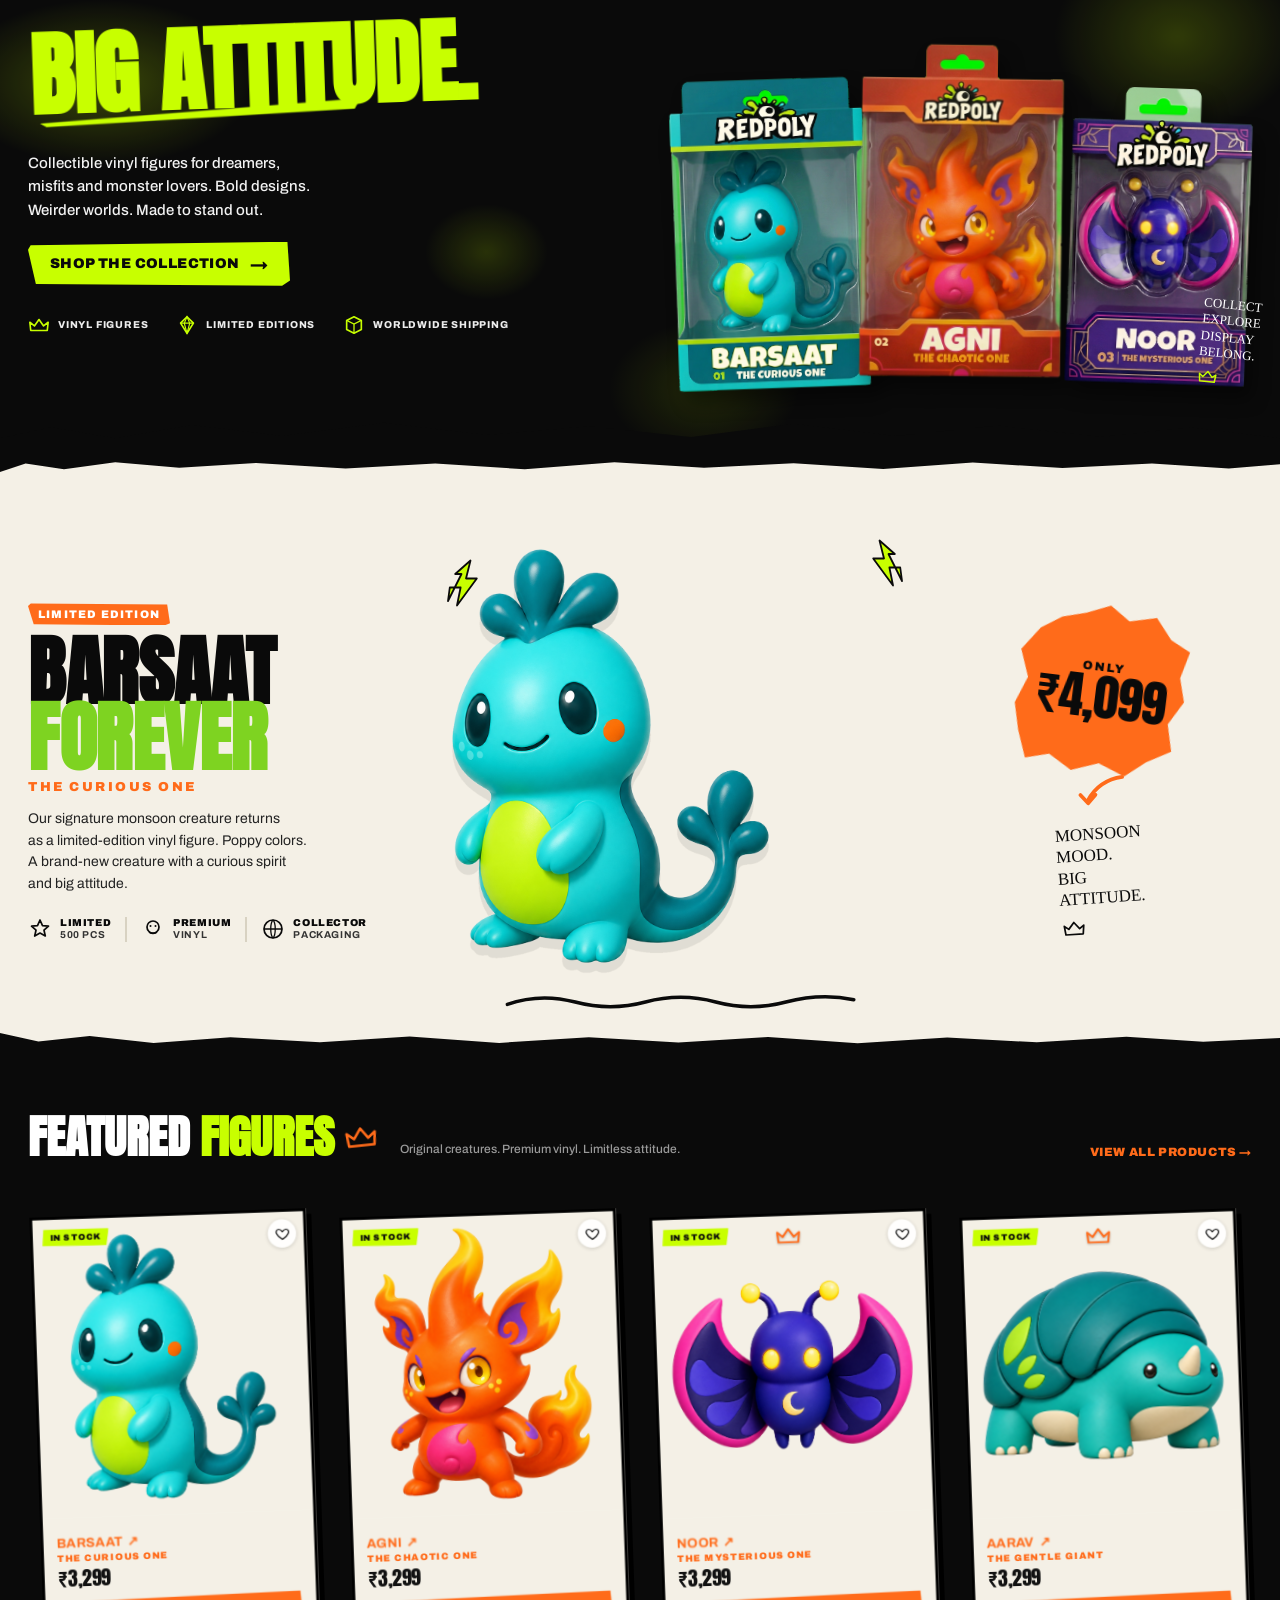
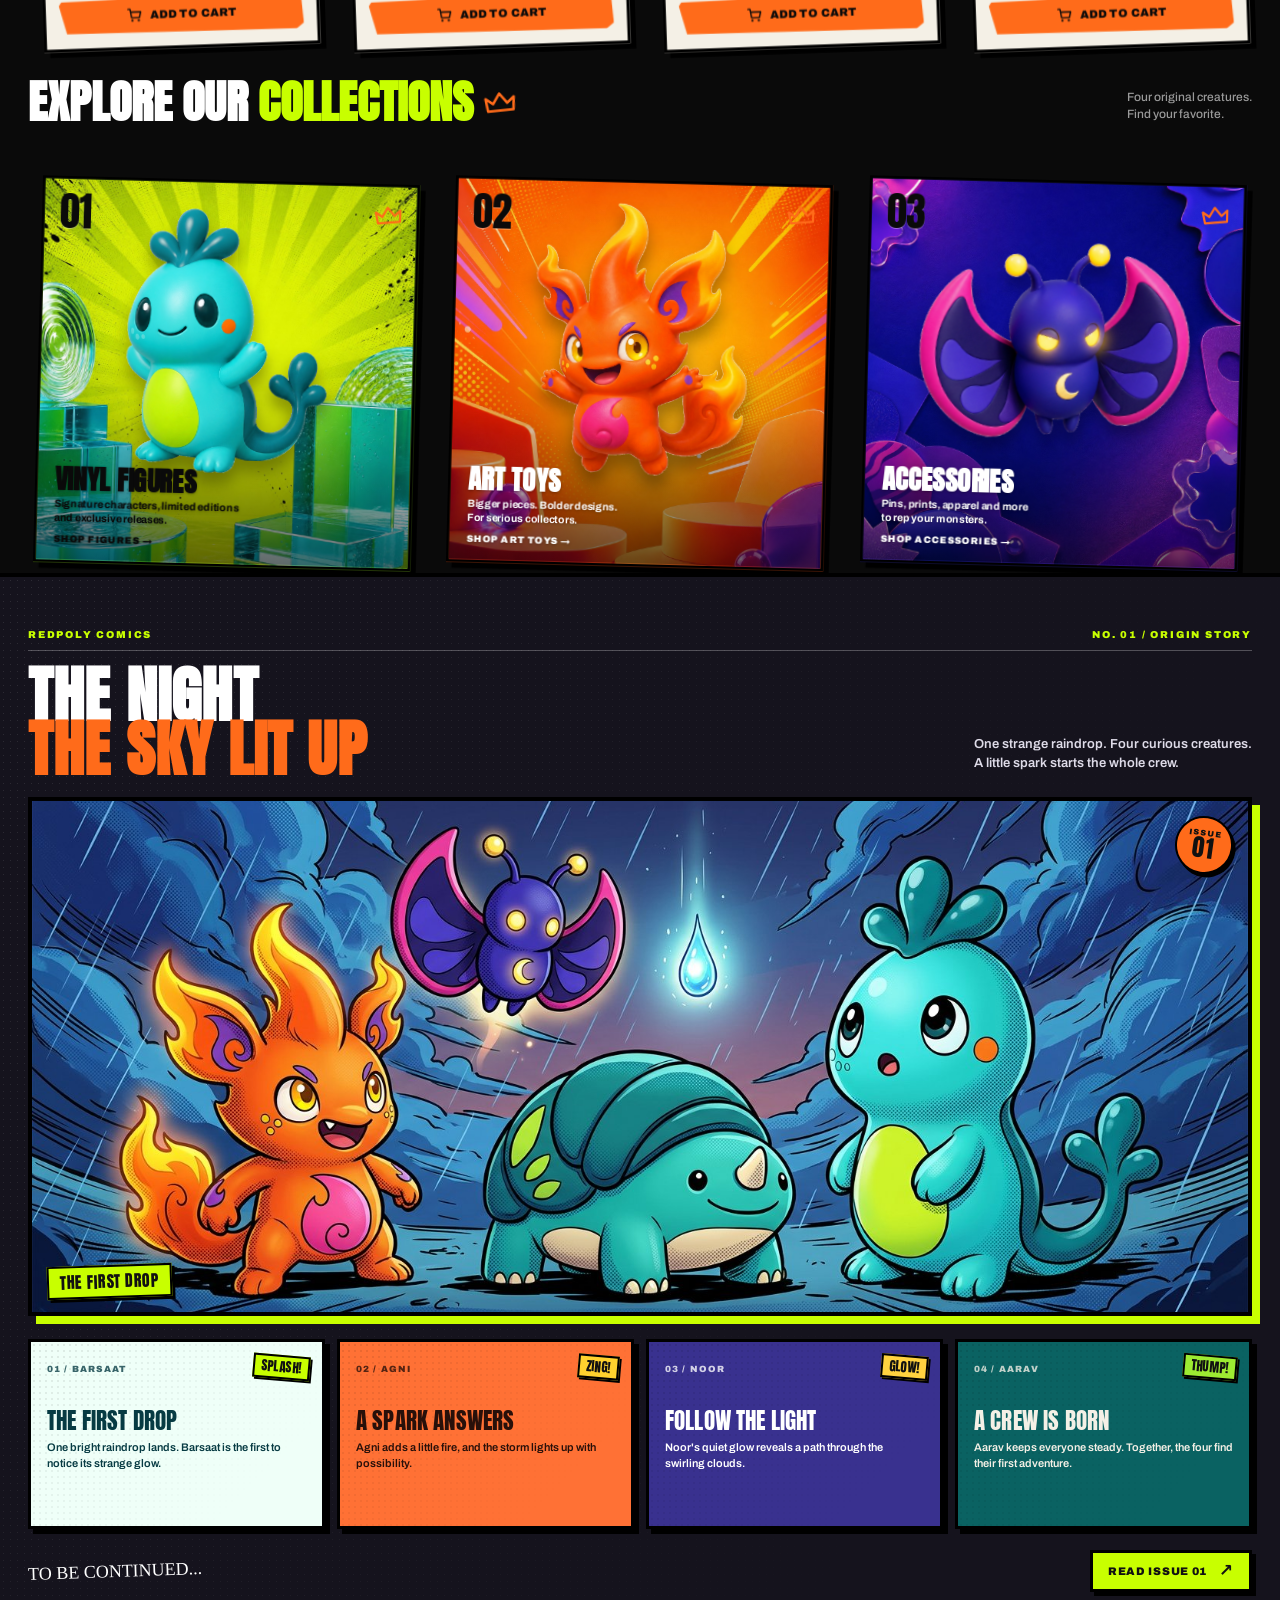
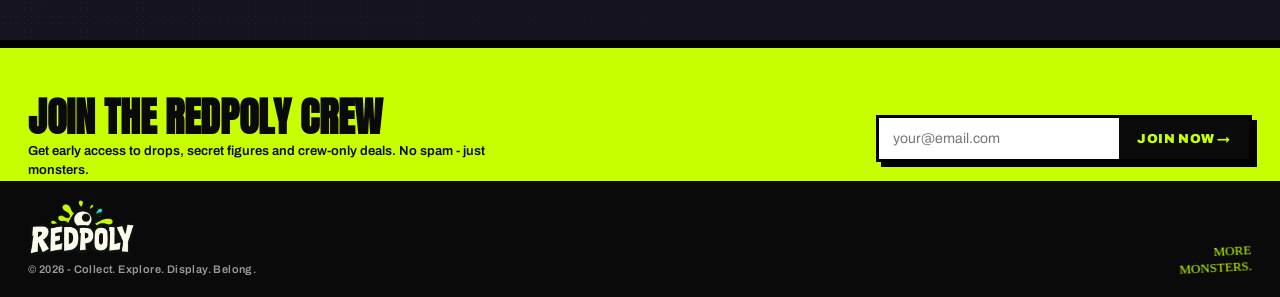
<file: index.html>
<!DOCTYPE html>
<html lang="en">
<head>
<meta charset="UTF-8" />
<meta name="viewport" content="width=device-width, initial-scale=1" />
<title>REDPOLY - Monsoon Mischief Collectible Creatures</title>
<meta name="description" content="Meet the REDPOLY creature crew: original collectible vinyl figures with bold color, big personality and playful shelf presence. Discover Agni, Barsaat, Noor and Aarav." />
<link rel="canonical" href="https://redpoly.justsimpleapps.online/" />
<meta name="robots" content="index, follow, max-image-preview:large" />
<meta name="theme-color" content="#0a0a0a" />
<script>
  try {
    var splashLoads = Number.parseInt(sessionStorage.getItem('redpoly-splash-loads') || '0', 10);
    splashLoads = (Number.isNaN(splashLoads) ? 0 : splashLoads) + 1;
    var showSplash = splashLoads % 3 === 0;
    sessionStorage.setItem('redpoly-splash-loads', String(splashLoads % 3));
    if (!showSplash) document.documentElement.classList.add('redpoly-splash-seen');
  } catch (_) {}
</script>
<link rel="icon" type="image/png" sizes="192x192" href="/assets/images/redpoly/favicon.png?v=redpoly-logo-20261114" />
<link rel="shortcut icon" href="/assets/images/redpoly/favicon.ico?v=redpoly-logo-20261114" />
<link rel="apple-touch-icon" href="/assets/images/redpoly/favicon.png?v=redpoly-logo-20261114" />
<meta property="og:type" content="website" />
<meta property="og:site_name" content="REDPOLY" />
<meta property="og:title" content="REDPOLY - Monsoon Mischief Collectible Creatures" />
<meta property="og:description" content="Four original creatures. Big attitude. Find your favorite in the REDPOLY collectible crew." />
<meta property="og:url" content="https://redpoly.justsimpleapps.online/" />
<meta property="og:image" content="https://redpoly.justsimpleapps.online/assets/images/redpoly/social/agni-og.png" />
<meta property="og:image:width" content="1200" />
<meta property="og:image:height" content="630" />
<meta name="twitter:card" content="summary_large_image" />
<meta name="twitter:title" content="REDPOLY - Monsoon Mischief Collectible Creatures" />
<meta name="twitter:description" content="Four original creatures. Big attitude. Find your favorite in the REDPOLY collectible crew." />
<meta name="twitter:image" content="https://redpoly.justsimpleapps.online/assets/images/redpoly/social/agni-og.png" />
<link rel="preconnect" href="https://fonts.googleapis.com" />
<link rel="preconnect" href="https://fonts.gstatic.com" crossorigin />
<link href="https://fonts.googleapis.com/css2?family=Anton&family=Archivo:wght@500;700;800;900&family=Permanent+Marker&display=swap" rel="stylesheet" />
<link rel="stylesheet" href="styles.css?v=origin-comic-20261114" />
</head>
<body>

<div class="brand-splash" aria-hidden="true">
  <span class="brand-splash__orb brand-splash__orb--lime"></span>
  <span class="brand-splash__orb brand-splash__orb--orange"></span>
  <span class="brand-splash__orb brand-splash__orb--aqua"></span>
  <div class="brand-splash__content">
    <p class="brand-splash__kicker">MONSOON MISCHIEF PRESENTS</p>
    <img class="brand-splash__logo" src="/assets/images/redpoly/redpoly-logo.png" alt="" width="1353" height="711" fetchpriority="high" />
    <p class="brand-splash__tagline">COLLECT <i></i> EXPLORE <i></i> DISPLAY</p>
    <div class="brand-splash__progress"><span></span></div>
  </div>
  <span class="brand-splash__drop brand-splash__drop--one"></span>
  <span class="brand-splash__drop brand-splash__drop--two"></span>
</div>

<!-- ================= HERO ================= -->
<section class="hero" id="top">
  <div class="hero__splatter" aria-hidden="true"></div>
  <div class="wrap hero__grid">
    <div class="hero__left">
      <h1 class="hero__title">BIG ATTITUDE<span class="dot">.</span><span class="hero__underline" aria-hidden="true"></span></h1>
      <p class="hero__copy">Collectible vinyl figures for dreamers,<br />misfits and monster lovers. Bold designs.<br />Weirder worlds. Made to stand out.</p>
      <a class="btn-lime" href="#featured">SHOP THE COLLECTION <span aria-hidden="true">→</span></a>
      <ul class="hero__feats">
        <li>
          <svg viewBox="0 0 24 24" aria-hidden="true"><path d="M3 18l-1-9 5 4 5-7 5 7 5-4-1 9H3z" fill="none" stroke="currentColor" stroke-width="1.8" stroke-linejoin="round"/></svg>
          <span>VINYL FIGURES</span>
        </li>
        <li>
          <svg viewBox="0 0 24 24" aria-hidden="true"><path d="M12 3l7 7-7 11L5 10l7-7z" fill="none" stroke="currentColor" stroke-width="1.8" stroke-linejoin="round"/><path d="M5 10h14M12 3l-3 7 3 11 3-11-3-7z" fill="none" stroke="currentColor" stroke-width="1.2"/></svg>
          <span>LIMITED EDITIONS</span>
        </li>
        <li>
          <svg viewBox="0 0 24 24" aria-hidden="true"><path d="M12 3l8 4v10l-8 4-8-4V7l8-4z" fill="none" stroke="currentColor" stroke-width="1.8" stroke-linejoin="round"/><path d="M4 7l8 4 8-4M12 11v10" fill="none" stroke="currentColor" stroke-width="1.4"/></svg>
          <span>WORLDWIDE SHIPPING</span>
        </li>
      </ul>
    </div>

    <div class="hero__right">
      <div class="hero__boxes">
        <figure class="box box--barsaat">
          <img src="assets/images/redpoly/packaging/barsaat-window-box.png?v=packaging-20261114" alt="Barsaat, the curious one, inside a clear-window REDPOLY collector box." width="670" height="1065" loading="eager" />
          <figcaption class="sr-only">REDPOLY 01: Barsaat, the curious one, in branded window packaging.</figcaption>
        </figure>
        <figure class="box box--agni">
          <img src="assets/images/redpoly/packaging/agni-window-box.png?v=packaging-20261114" alt="Agni, the chaotic one, inside a clear-window REDPOLY collector box." width="442" height="717" loading="eager" />
          <figcaption class="sr-only">REDPOLY 02: Agni, the chaotic one, in branded window packaging.</figcaption>
        </figure>
        <figure class="box box--noor">
          <img src="assets/images/redpoly/packaging/noor-window-box.png?v=packaging-20261114" alt="Noor, the mysterious one, inside a clear-window REDPOLY collector box." width="523" height="847" loading="eager" />
          <figcaption class="sr-only">REDPOLY 03: Noor, the mysterious one, in branded window packaging.</figcaption>
        </figure>
        <p class="hero__side-note">COLLECT<br />EXPLORE<br />DISPLAY<br />BELONG.
          <svg viewBox="0 0 24 24" aria-hidden="true"><path d="M4 17l-1-8 4 3 5-6 5 6 4-3-1 8H4z" fill="none" stroke="currentColor" stroke-width="1.6" stroke-linejoin="round"/></svg>
        </p>
      </div>
    </div>
  </div>
  <div class="hero__rocks" aria-hidden="true"></div>
</section>

<!-- ================= LIMITED EDITION ================= -->
<section class="limited" id="limited">
  <div class="wrap limited__grid">
    <div class="limited__left">
      <span class="tag-orange">LIMITED EDITION</span>
      <h2 class="limited__title"><span class="t-black">BARSAAT</span><span class="t-lime">FOREVER</span></h2>
      <p class="limited__sub">THE CURIOUS ONE</p>
      <p class="limited__copy">Our signature monsoon creature returns<br />as a limited-edition vinyl figure. Poppy colors.<br />A brand-new creature with a curious spirit<br />and big attitude.</p>
      <ul class="limited__feats">
        <li>
          <svg viewBox="0 0 24 24" aria-hidden="true"><path d="M12 3l2.5 5.6 6 .6-4.5 4 1.3 5.8L12 16l-5.3 3 1.3-5.8-4.5-4 6-.6L12 3z" fill="none" stroke="currentColor" stroke-width="1.7" stroke-linejoin="round"/></svg>
          <span><strong>LIMITED</strong><br />500 PCS</span>
        </li>
        <li>
          <svg viewBox="0 0 24 24" aria-hidden="true"><circle cx="12" cy="10" r="6" fill="none" stroke="currentColor" stroke-width="1.7"/><circle cx="9.5" cy="9" r="1" fill="currentColor"/><circle cx="14.5" cy="9" r="1" fill="currentColor"/><path d="M8 15c1 2 7 2 8 0" fill="none" stroke="currentColor" stroke-width="1.4"/></svg>
          <span><strong>PREMIUM</strong><br />VINYL</span>
        </li>
        <li>
          <svg viewBox="0 0 24 24" aria-hidden="true"><circle cx="12" cy="12" r="9" fill="none" stroke="currentColor" stroke-width="1.7"/><path d="M3 12h18M12 3c3 3 3 15 0 18M12 3c-3 3-3 15 0 18" fill="none" stroke="currentColor" stroke-width="1.3"/></svg>
          <span><strong>COLLECTOR</strong><br />PACKAGING</span>
        </li>
      </ul>
    </div>

    <div class="limited__center">
      <svg class="bolt bolt--a" viewBox="0 0 60 60" aria-hidden="true"><path d="M10 50 L25 20 L18 20 L35 5 L30 25 L42 25 L20 55 L24 35 L12 35 Z" fill="#C8FF00" stroke="#0A0A0A" stroke-width="2" stroke-linejoin="round"/></svg>
      <svg class="bolt bolt--b" viewBox="0 0 60 60" aria-hidden="true"><path d="M10 50 L25 20 L18 20 L35 5 L30 25 L42 25 L20 55 L24 35 L12 35 Z" fill="#C8FF00" stroke="#0A0A0A" stroke-width="2" stroke-linejoin="round"/></svg>
      <img class="barsaat-hero" src="assets/images/redpoly/characters/barsaat.png?v=creatures-inr-20261114" alt="Barsaat Forever limited edition aqua monsoon creature with droplet crest and curled rain-tail - soft 3D" />
      <svg class="scribble" viewBox="0 0 300 24" aria-hidden="true"><path d="M2 14 Q30 4 60 12 T120 12 T180 12 T240 12 T298 10" fill="none" stroke="#0A0A0A" stroke-width="3" stroke-linecap="round"/></svg>
    </div>

    <div class="limited__right">
      <div class="price-badge">
        <span class="price-badge__only">ONLY</span>
        <span class="price-badge__amount">₹4,099</span>
        <span class="price-badge__lines" aria-hidden="true"><i></i><i></i><i></i></span>
      </div>
      <svg class="price-arrow" viewBox="0 0 60 40" aria-hidden="true"><path d="M55 5 Q30 5 15 25" fill="none" stroke="#FF6B1A" stroke-width="4" stroke-linecap="round"/><path d="M8 18 L15 28 L24 20" fill="none" stroke="#FF6B1A" stroke-width="4" stroke-linecap="round" stroke-linejoin="round"/></svg>
      <p class="hand-note">MONSOON<br />MOOD.<br />BIG<br />ATTITUDE.
        <svg viewBox="0 0 24 24" aria-hidden="true"><path d="M4 17l-1-8 4 3 5-6 5 6 4-3-1 8H4z" fill="none" stroke="currentColor" stroke-width="1.6" stroke-linejoin="round"/></svg>
      </p>
    </div>
  </div>
</section>

<!-- ================= FEATURED FIGURES ================= -->
<section class="featured" id="featured">
  <div class="wrap">
    <header class="section-head">
      <h2 class="section-head__title">FEATURED <span class="lime">FIGURES</span>
        <svg class="crown crown--orange" viewBox="0 0 24 24" aria-hidden="true"><path d="M3 18l-1-9 5 4 5-7 5 7 5-4-1 9H3z" fill="none" stroke="currentColor" stroke-width="1.8" stroke-linejoin="round"/></svg>
      </h2>
      <p class="section-head__sub">Original creatures. Premium vinyl. Limitless attitude.</p>
      <a class="section-head__link" href="#collections">VIEW ALL PRODUCTS <span aria-hidden="true">→</span></a>
    </header>

    <div class="cards">
      <article class="p-card">
        <div class="p-card__img">
          <a class="p-card__image-link" href="/barsaat" aria-label="Open Barsaat product page"><img src="assets/images/redpoly/characters/barsaat.png?v=creatures-inr-20261114" alt="Barsaat The Curious One aqua monsoon creature - soft 3D" /></a>
          <span class="stock">IN STOCK</span>
          <button class="heart" type="button" aria-label="Add Barsaat to wishlist"><svg viewBox="0 0 24 24"><path d="M12 20s-7-4.5-9-9c-1.2-2.7.5-6 3.5-6C9 5 11 7 12 8.5 13 7 15 5 17.5 5c3 0 4.7 3.3 3.5 6-2 4.5-9 9-9 9z" fill="none" stroke="currentColor" stroke-width="1.8" stroke-linejoin="round"/></svg></button>
        </div>
        <div class="p-card__body">
          <h3><a class="p-card__product-link" href="/barsaat">BARSAAT <span aria-hidden="true">↗</span></a></h3>
          <p class="p-card__sub">THE CURIOUS ONE</p>
          <p class="p-card__price">₹3,299</p>
          <button class="add-btn" type="button" data-name="BARSAAT"><svg viewBox="0 0 24 24" aria-hidden="true"><path d="M3 4h3l2 12h11l2-8H7" fill="none" stroke="currentColor" stroke-width="2" stroke-linecap="round" stroke-linejoin="round"/><circle cx="9" cy="20" r="1.6" fill="currentColor"/><circle cx="18" cy="20" r="1.6" fill="currentColor"/></svg> ADD TO CART</button>
        </div>
      </article>

      <article class="p-card">
        <div class="p-card__img">
          <a class="p-card__image-link" href="/agni" aria-label="Open Agni's product page"><img src="assets/images/redpoly/characters/agni.png?v=creatures-inr-20261114" alt="Agni The Chaotic One orange ember creature - soft 3D" /></a>
          <span class="stock">IN STOCK</span>
          <button class="heart" type="button" aria-label="Add Agni to wishlist"><svg viewBox="0 0 24 24"><path d="M12 20s-7-4.5-9-9c-1.2-2.7.5-6 3.5-6C9 5 11 7 12 8.5 13 7 15 5 17.5 5c3 0 4.7 3.3 3.5 6-2 4.5-9 9-9 9z" fill="none" stroke="currentColor" stroke-width="1.8" stroke-linejoin="round"/></svg></button>
        </div>
        <div class="p-card__body">
          <h3><a class="p-card__product-link" href="/agni">AGNI <span aria-hidden="true">↗</span></a></h3>
          <p class="p-card__sub">THE CHAOTIC ONE</p>
          <p class="p-card__price">₹3,299</p>
          <button class="add-btn" type="button" data-name="AGNI"><svg viewBox="0 0 24 24" aria-hidden="true"><path d="M3 4h3l2 12h11l2-8H7" fill="none" stroke="currentColor" stroke-width="2" stroke-linecap="round" stroke-linejoin="round"/><circle cx="9" cy="20" r="1.6" fill="currentColor"/><circle cx="18" cy="20" r="1.6" fill="currentColor"/></svg> ADD TO CART</button>
        </div>
      </article>

      <article class="p-card">
        <div class="p-card__img">
          <a class="p-card__image-link" href="/noor" aria-label="Open Noor product page"><img src="assets/images/redpoly/characters/noor.png?v=creatures-inr-20261114" alt="Noor The Mysterious One indigo moth creature - soft 3D" /></a>
          <span class="stock">IN STOCK</span>
          <span class="card-crown" aria-hidden="true"><svg viewBox="0 0 24 24"><path d="M3 18l-1-9 5 4 5-7 5 7 5-4-1 9H3z" fill="none" stroke="currentColor" stroke-width="1.8" stroke-linejoin="round"/></svg></span>
          <button class="heart" type="button" aria-label="Add Noor to wishlist"><svg viewBox="0 0 24 24"><path d="M12 20s-7-4.5-9-9c-1.2-2.7.5-6 3.5-6C9 5 11 7 12 8.5 13 7 15 5 17.5 5c3 0 4.7 3.3 3.5 6-2 4.5-9 9-9 9z" fill="none" stroke="currentColor" stroke-width="1.8" stroke-linejoin="round"/></svg></button>
        </div>
        <div class="p-card__body">
          <h3><a class="p-card__product-link" href="/noor">NOOR <span aria-hidden="true">↗</span></a></h3>
          <p class="p-card__sub">THE MYSTERIOUS ONE</p>
          <p class="p-card__price">₹3,299</p>
          <button class="add-btn" type="button" data-name="NOOR"><svg viewBox="0 0 24 24" aria-hidden="true"><path d="M3 4h3l2 12h11l2-8H7" fill="none" stroke="currentColor" stroke-width="2" stroke-linecap="round" stroke-linejoin="round"/><circle cx="9" cy="20" r="1.6" fill="currentColor"/><circle cx="18" cy="20" r="1.6" fill="currentColor"/></svg> ADD TO CART</button>
        </div>
      </article>

      <article class="p-card">
        <div class="p-card__img">
          <a class="p-card__image-link" href="/aarav" aria-label="Open Aarav product page"><img src="assets/images/redpoly/characters/aarav.png?v=creatures-inr-20261114" alt="Aarav The Gentle Giant peacock-teal plate-backed creature - soft 3D" /></a>
          <span class="stock">IN STOCK</span>
          <span class="card-crown" aria-hidden="true"><svg viewBox="0 0 24 24"><path d="M3 18l-1-9 5 4 5-7 5 7 5-4-1 9H3z" fill="none" stroke="currentColor" stroke-width="1.8" stroke-linejoin="round"/></svg></span>
          <button class="heart" type="button" aria-label="Add Aarav to wishlist"><svg viewBox="0 0 24 24"><path d="M12 20s-7-4.5-9-9c-1.2-2.7.5-6 3.5-6C9 5 11 7 12 8.5 13 7 15 5 17.5 5c3 0 4.7 3.3 3.5 6-2 4.5-9 9-9 9z" fill="none" stroke="currentColor" stroke-width="1.8" stroke-linejoin="round"/></svg></button>
        </div>
        <div class="p-card__body">
          <h3><a class="p-card__product-link" href="/aarav">AARAV <span aria-hidden="true">↗</span></a></h3>
          <p class="p-card__sub">THE GENTLE GIANT</p>
          <p class="p-card__price">₹3,299</p>
          <button class="add-btn" type="button" data-name="AARAV"><svg viewBox="0 0 24 24" aria-hidden="true"><path d="M3 4h3l2 12h11l2-8H7" fill="none" stroke="currentColor" stroke-width="2" stroke-linecap="round" stroke-linejoin="round"/><circle cx="9" cy="20" r="1.6" fill="currentColor"/><circle cx="18" cy="20" r="1.6" fill="currentColor"/></svg> ADD TO CART</button>
        </div>
      </article>
    </div>
  </div>
</section>

<!-- ================= EXPLORE COLLECTIONS ================= -->
<section class="collections" id="collections">
  <div class="wrap">
    <header class="section-head">
      <h2 class="section-head__title">EXPLORE OUR <span class="lime">COLLECTIONS</span>
        <svg class="crown crown--orange" viewBox="0 0 24 24" aria-hidden="true"><path d="M3 18l-1-9 5 4 5-7 5 7 5-4-1 9H3z" fill="none" stroke="currentColor" stroke-width="1.8" stroke-linejoin="round"/></svg>
      </h2>
      <p class="section-head__sub section-head__sub--right">Four original creatures.<br />Find your favorite.</p>
    </header>

    <div class="collections__grid">
      <a class="c-card c-card--vinyl" href="#featured" aria-label="Shop Vinyl Figures collection">
        <img class="c-card__backdrop" src="assets/images/redpoly/collections/vinyl-figures.jpg" alt="" aria-hidden="true" />
        <img class="c-card__character" src="assets/images/redpoly/collections/barsaat-collection-pose.png?v=collection-poses-20261114" alt="Barsaat, the aqua monsoon creature, waving with a cheerful smile" />
        <span class="c-card__num">01</span>
        <span class="c-card__crown" aria-hidden="true"><svg viewBox="0 0 24 24"><path d="M3 18l-1-9 5 4 5-7 5 7 5-4-1 9H3z" fill="none" stroke="currentColor" stroke-width="1.8" stroke-linejoin="round"/></svg></span>
        <span class="c-card__body">
          <strong>VINYL FIGURES</strong>
          <small>Signature characters, limited editions<br />and exclusive releases.</small>
          <em>SHOP FIGURES →</em>
        </span>
      </a>
      <a class="c-card c-card--art" href="#featured" aria-label="Shop Art Toys collection">
        <img class="c-card__backdrop" src="assets/images/redpoly/collections/art-toys.jpg" alt="" aria-hidden="true" />
        <img class="c-card__character" src="assets/images/redpoly/collections/agni-collection-pose.png?v=collection-poses-20261114" alt="Agni, the orange ember creature, leaping with a joyful grin" />
        <span class="c-card__num">02</span>
        <span class="c-card__crown" aria-hidden="true"><svg viewBox="0 0 24 24"><path d="M3 18l-1-9 5 4 5-7 5 7 5-4-1 9H3z" fill="none" stroke="currentColor" stroke-width="1.8" stroke-linejoin="round"/></svg></span>
        <span class="c-card__body">
          <strong>ART TOYS</strong>
          <small>Bigger pieces. Bolder designs.<br />For serious collectors.</small>
          <em>SHOP ART TOYS →</em>
        </span>
      </a>
      <a class="c-card c-card--accessories" href="#featured" aria-label="Shop Accessories collection">
        <img class="c-card__backdrop" src="assets/images/redpoly/collections/accessories.jpg" alt="" aria-hidden="true" />
        <img class="c-card__character" src="assets/images/redpoly/collections/noor-collection-pose.png?v=collection-poses-20261114" alt="Noor, the indigo moth creature, floating with a softly curious expression" />
        <span class="c-card__num">03</span>
        <span class="c-card__crown" aria-hidden="true"><svg viewBox="0 0 24 24"><path d="M3 18l-1-9 5 4 5-7 5 7 5-4-1 9H3z" fill="none" stroke="currentColor" stroke-width="1.8" stroke-linejoin="round"/></svg></span>
        <span class="c-card__body">
          <strong>ACCESSORIES</strong>
          <small>Pins, prints, apparel and more<br />to rep your monsters.</small>
          <em>SHOP ACCESSORIES →</em>
        </span>
      </a>
    </div>
  </div>
</section>

<!-- ================= REDPOLY STORYBOARD ================= -->
<section class="storyboard" id="story" aria-labelledby="storyboard-title">
  <div class="wrap storyboard__wrap">
    <header class="storyboard__intro">
      <p class="storyboard__issue"><span>REDPOLY COMICS</span><span>NO. 01 / ORIGIN STORY</span></p>
      <div class="storyboard__heading">
        <h2 id="storyboard-title">THE NIGHT<br /><span>THE SKY LIT UP</span></h2>
        <p>One strange raindrop. Four curious creatures.<br />A little spark starts the whole crew.</p>
      </div>
    </header>

    <figure class="storyboard__splash">
      <img src="comics/issue-001-origin/crew-origin-storyboard.jpg?v=origin-story-20261114" alt="Comic-book scene: Barsaat, Agni, Noor and Aarav gather beneath a glowing raindrop in a stormy twilight sky." width="1584" height="672" loading="lazy" />
      <figcaption class="storyboard__caption">THE FIRST DROP</figcaption>
      <span class="storyboard__stamp" aria-hidden="true">ISSUE<br /><strong>01</strong></span>
    </figure>

    <ol class="storyboard__beats" aria-label="The REDPOLY origin story in four moments">
      <li class="storyboard__beat storyboard__beat--barsaat">
        <span class="storyboard__beat-no">01 / BARSAAT</span><span class="storyboard__sfx" aria-hidden="true">SPLASH!</span>
        <h3>THE FIRST DROP</h3>
        <p>One bright raindrop lands. Barsaat is the first to notice its strange glow.</p>
      </li>
      <li class="storyboard__beat storyboard__beat--agni">
        <span class="storyboard__beat-no">02 / AGNI</span><span class="storyboard__sfx" aria-hidden="true">ZING!</span>
        <h3>A SPARK ANSWERS</h3>
        <p>Agni adds a little fire, and the storm lights up with possibility.</p>
      </li>
      <li class="storyboard__beat storyboard__beat--noor">
        <span class="storyboard__beat-no">03 / NOOR</span><span class="storyboard__sfx" aria-hidden="true">GLOW!</span>
        <h3>FOLLOW THE LIGHT</h3>
        <p>Noor's quiet glow reveals a path through the swirling clouds.</p>
      </li>
      <li class="storyboard__beat storyboard__beat--aarav">
        <span class="storyboard__beat-no">04 / AARAV</span><span class="storyboard__sfx" aria-hidden="true">THUMP!</span>
        <h3>A CREW IS BORN</h3>
        <p>Aarav keeps everyone steady. Together, the four find their first adventure.</p>
      </li>
    </ol>

    <div class="storyboard__outro">
      <p>TO BE CONTINUED...</p>
      <a href="/stories">READ ISSUE 01 <span aria-hidden="true">↗</span></a>
    </div>
  </div>
</section>

<!-- ================= CREW / FOOTER ================= -->
<section class="crew">
  <div class="wrap crew__inner">
    <div class="crew__left">
      <h2>JOIN THE REDPOLY CREW</h2>
      <p>Get early access to drops, secret figures and crew-only deals. No spam - just monsters.</p>
    </div>
    <form class="crew__form" id="crewForm">
      <label class="sr-only" for="crewEmail">Email address</label>
      <input id="crewEmail" type="email" placeholder="your@email.com" required />
      <button type="submit">JOIN NOW →</button>
    </form>
  </div>
</section>

<footer class="foot">
  <div class="wrap foot__inner">
    <a class="foot__brand" href="./" aria-label="REDPOLY home"><img class="foot__brand-logo" src="assets/images/redpoly/redpoly-logo.png?v=redpoly-logo-20261114" alt="" width="1353" height="711" /><span>© 2026 - Collect. Explore. Display. Belong.</span></a>
    <p class="foot__more">MORE<br />MONSTERS.</p>
  </div>
</footer>

<div class="toast" id="toast" role="status" aria-live="polite"></div>

<script src="main.js?v=agni-page-20261114" defer></script>
</body>
</html>
</file>
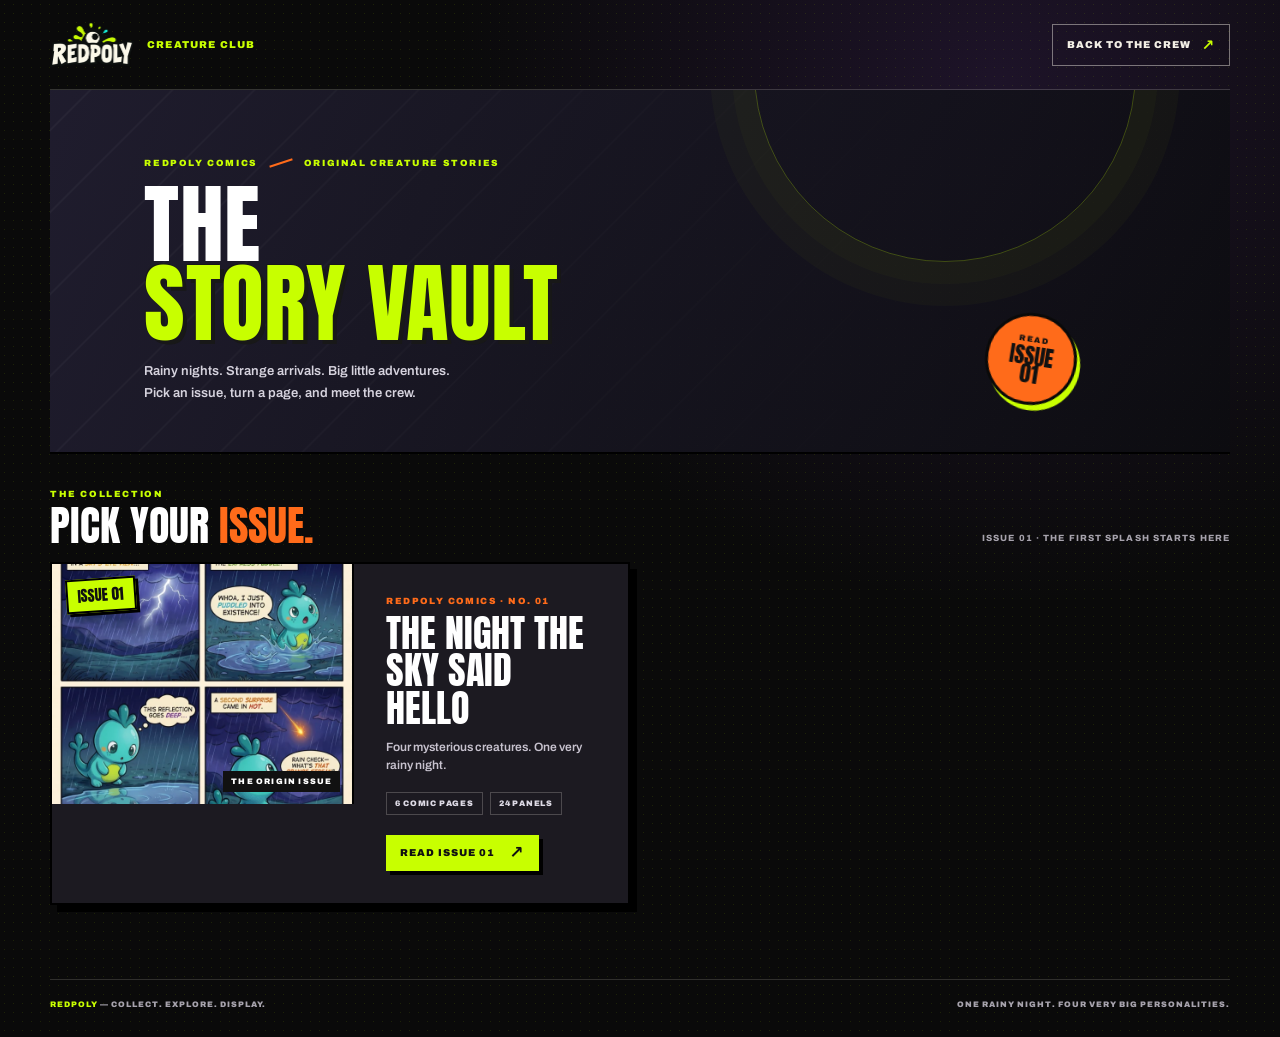
<file: stories/index.html>
<!doctype html>
<html lang="en">
<head>
  <meta charset="utf-8" />
  <meta name="viewport" content="width=device-width, initial-scale=1" />
  <title>REDPOLY Stories — The Comic Vault</title>
  <meta name="description" content="Read REDPOLY's original comic-book stories. Start with Issue 01: the funny, mysterious first meeting of Barsaat, Agni, Noor and Aarav." />
  <meta name="theme-color" content="#0a0a0a" />
  <link rel="canonical" href="https://redpoly.justsimpleapps.online/stories" />
  <link rel="icon" type="image/png" sizes="192x192" href="/assets/images/redpoly/favicon.png" />
  <link rel="shortcut icon" href="/assets/images/redpoly/favicon.ico" />
  <link rel="preconnect" href="https://fonts.googleapis.com" />
  <link rel="preconnect" href="https://fonts.gstatic.com" crossorigin />
  <link href="https://fonts.googleapis.com/css2?family=Anton&family=Archivo:wght@500;600;700;800;900&family=Permanent+Marker&display=swap" rel="stylesheet" />
  <link rel="stylesheet" href="/styles.css" />
  <link rel="stylesheet" href="/stories/stories.css" />
  <script src="/stories/stories.js" defer></script>
</head>
<body class="stories-page">
  <header class="stories-header">
    <a class="stories-brand" href="/" aria-label="REDPOLY home">
      <img src="/assets/images/redpoly/redpoly-logo.png" alt="REDPOLY" width="1353" height="711" />
      <span>CREATURE CLUB</span>
    </a>
    <a class="stories-home-link" href="/">BACK TO THE CREW <span aria-hidden="true">↗</span></a>
  </header>

  <main class="stories-main">
    <section class="stories-hero" aria-labelledby="stories-title">
      <p class="stories-kicker"><span>REDPOLY COMICS</span><i aria-hidden="true"></i><span>ORIGINAL CREATURE STORIES</span></p>
      <h1 id="stories-title">THE <span>STORY VAULT</span></h1>
      <p class="stories-intro">Rainy nights. Strange arrivals. Big little adventures.<br />Pick an issue, turn a page, and meet the crew.</p>
      <div class="stories-stamp" aria-hidden="true"><span>READ</span><strong>ISSUE<br />01</strong></div>
    </section>

    <section class="issue-shelf" aria-labelledby="issue-shelf-title">
      <div class="issue-shelf__heading">
        <div><p class="stories-overline">THE COLLECTION</p><h2 id="issue-shelf-title">PICK YOUR <span>ISSUE.</span></h2></div>
        <p id="issue-count" class="issue-count">THE FIRST SPLASH STARTS HERE</p>
      </div>
      <div id="issue-grid" class="issue-grid" aria-live="polite">
        <p class="shelf-status">Loading the story shelf…</p>
      </div>
    </section>
  </main>

  <footer class="stories-footer">
    <a href="/">REDPOLY <span>— COLLECT. EXPLORE. DISPLAY.</span></a>
    <span>ONE RAINY NIGHT. FOUR VERY BIG PERSONALITIES.</span>
  </footer>

  <dialog class="reader-dialog" id="story-reader" aria-labelledby="reader-title">
    <div class="reader-shell">
      <header class="reader-toolbar">
        <div class="reader-toolbar__title">
          <p id="reader-issue-label" class="reader-kicker">REDPOLY COMICS · ISSUE 01</p>
          <h2 id="reader-title">The Night the Sky Said Hello</h2>
        </div>
        <button class="reader-close" id="reader-close" type="button" aria-label="Close comic reader">×</button>
      </header>

      <div class="reader-stage" id="reader-stage">
        <button class="reader-arrow" id="reader-prev" type="button" aria-label="Previous page">←</button>
        <figure class="reader-figure">
          <img id="reader-image" alt="" />
        </figure>
        <button class="reader-arrow" id="reader-next" type="button" aria-label="Next page">→</button>
      </div>

      <footer class="reader-footer">
        <button class="reader-page-button" id="reader-prev-label" type="button" aria-label="Previous page">← PREVIOUS</button>
        <div class="reader-page-status" aria-live="polite">
          <span id="reader-page-count">PAGE 01 / 06</span>
          <div class="reader-progress" aria-hidden="true"><span id="reader-progress-bar"></span></div>
        </div>
        <button class="reader-page-button" id="reader-next-label" type="button" aria-label="Next page">NEXT PAGE →</button>
      </footer>
    </div>
  </dialog>
</body>
</html>
</file>
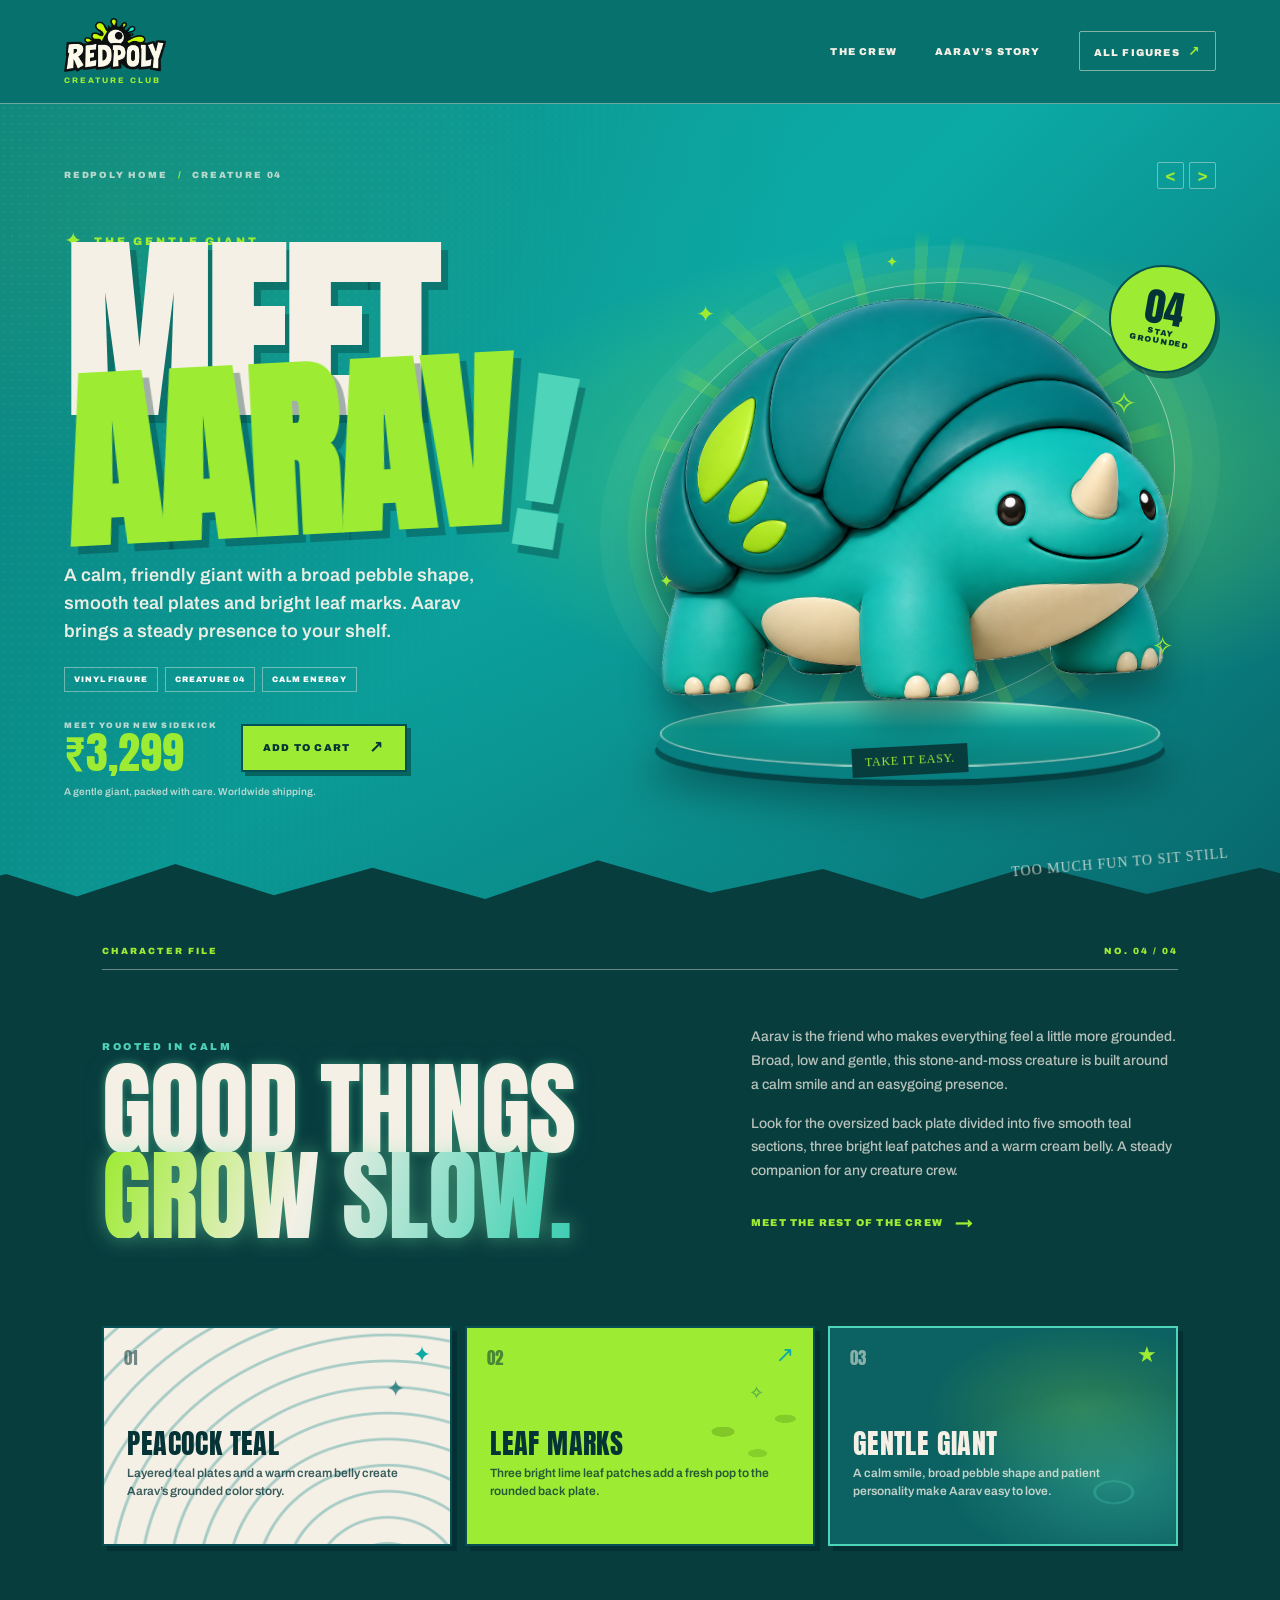
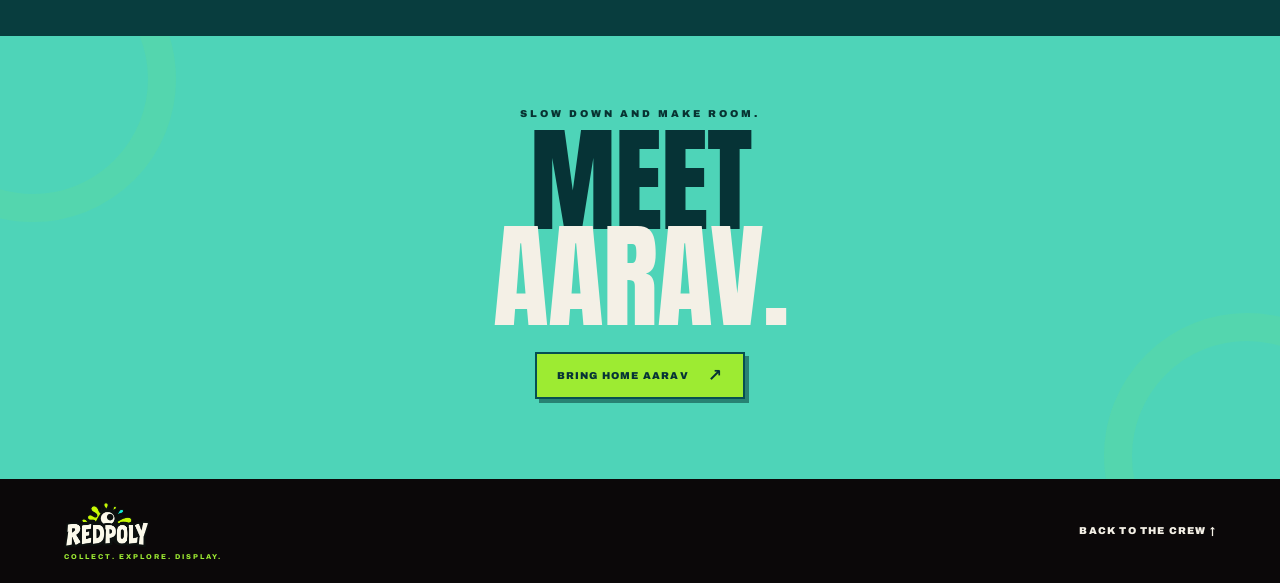
<file: aarav.html>
<!doctype html>
<html lang="en">
<head>
  <meta charset="utf-8" />
  <meta name="viewport" content="width=device-width, initial-scale=1" />
  <title>Aarav, The Gentle Giant | REDPOLY Collectible Figures</title>
  <meta name="description" content="Meet Aarav, the calm and friendly REDPOLY creature. A broad peacock-teal figure with five smooth back plates and three bright lime leaf marks. Shop Aarav for ₹3,299." />
  <meta name="robots" content="index, follow, max-image-preview:large" />
  <meta name="theme-color" content="#0caaa5" />
<link rel="icon" type="image/png" sizes="192x192" href="/assets/images/redpoly/favicon.png?v=redpoly-logo-20261114" />
<link rel="shortcut icon" href="/assets/images/redpoly/favicon.ico?v=redpoly-logo-20261114" />
<link rel="apple-touch-icon" href="/assets/images/redpoly/favicon.png?v=redpoly-logo-20261114" />
  <link rel="canonical" href="https://redpoly.justsimpleapps.online/aarav" />
  <link rel="preconnect" href="https://fonts.googleapis.com" />
  <link rel="preconnect" href="https://fonts.gstatic.com" crossorigin />
  <link href="https://fonts.googleapis.com/css2?family=Anton&family=Archivo:wght@500;600;700;800;900&family=Permanent+Marker&display=swap" rel="stylesheet" />
  <link rel="stylesheet" href="styles.css?v=char-product-20261114" />
  <link rel="stylesheet" href="product.css?v=detail-effects-all-20261114" />
  <meta property="og:type" content="product" />
  <meta property="og:site_name" content="REDPOLY" />
  <meta property="og:title" content="Aarav, The Gentle Giant | REDPOLY" />
  <meta property="og:description" content="Grounded, friendly and covered in little leaf details. Meet Aarav, the gentle giant from REDPOLY." />
  <meta property="og:url" content="https://redpoly.justsimpleapps.online/aarav" />
  <meta property="og:image" content="https://redpoly.justsimpleapps.online/assets/images/redpoly/social/aarav-og.png" />
  <meta property="og:image:secure_url" content="https://redpoly.justsimpleapps.online/assets/images/redpoly/social/aarav-og.png" />
  <meta property="og:image:type" content="image/png" />
  <meta property="og:image:width" content="1200" />
  <meta property="og:image:height" content="630" />
  <meta property="og:image:alt" content="Aarav, the teal gentle giant, against a lush peacock-teal REDPOLY backdrop." />
  <meta property="product:price:amount" content="3299" />
  <meta property="product:price:currency" content="INR" />
  <meta name="twitter:card" content="summary_large_image" />
  <meta name="twitter:title" content="Aarav, The Gentle Giant | REDPOLY" />
  <meta name="twitter:description" content="Grounded, friendly and covered in little leaf details. Meet Aarav, the gentle giant from REDPOLY." />
  <meta name="twitter:image" content="https://redpoly.justsimpleapps.online/assets/images/redpoly/social/aarav-og.png" />
  <meta name="twitter:image:alt" content="Aarav, the teal gentle giant, against a lush peacock-teal REDPOLY backdrop." />
  <script type="application/ld+json">
  {
    "@context": "https://schema.org",
    "@type": "Product",
    "name": "Aarav, The Gentle Giant",
    "description": "Meet Aarav, the calm and friendly REDPOLY creature. A broad peacock-teal figure with five smooth back plates and three bright lime leaf marks.",
    "image": "https://redpoly.justsimpleapps.online/assets/images/redpoly/characters/aarav.png",
    "brand": { "@type": "Brand", "name": "REDPOLY" },
    "offers": {
      "@type": "Offer",
      "url": "https://redpoly.justsimpleapps.online/aarav",
      "priceCurrency": "INR",
      "price": "3299",
      "availability": "https://schema.org/InStock",
      "itemCondition": "https://schema.org/NewCondition"
    }
  }
  </script>
</head>
<body class="creature-page creature-page--aarav">
  <header class="char-nav">
    <a class="char-wordmark" href="./" aria-label="REDPOLY home"><img class="char-wordmark__logo" src="assets/images/redpoly/redpoly-logo.png?v=redpoly-logo-20261114" alt="" width="1353" height="711" /><span>CREATURE CLUB</span></a>
    <nav aria-label="Main navigation">
      <a href="./#featured">THE CREW</a>
      <a href="#char-story">AARAV'S STORY</a>
      <a class="char-nav__back" href="./#featured">ALL FIGURES <span aria-hidden="true">↗</span></a>
    </nav>
  </header>

  <main>
    <section class="char-hero" aria-labelledby="char-title">
      <div class="char-hero__texture" aria-hidden="true"></div>
      <div class="char-hero__topline">
        <a class="char-breadcrumb" href="./">REDPOLY HOME <span aria-hidden="true">/</span> CREATURE 04</a>
        <nav class="char-product-pager" aria-label="Browse character pages">
          <a href="./noor.html" aria-label="Previous character: Noor" data-transition-image="/assets/images/redpoly/characters/noor.png?v=creatures-inr-20261114">&lt;</a>
          <a href="./barsaat.html" aria-label="Next character: Barsaat" data-transition-image="/assets/images/redpoly/characters/barsaat.png?v=creatures-inr-20261114">&gt;</a>
        </nav>
      </div>

      <div class="char-hero__copy">

        <p class="char-kicker"><span class="char-kicker__spark" aria-hidden="true">✦</span> THE GENTLE GIANT</p>
        <h1 id="char-title" aria-label="Meet Aarav"><span class="char-title__lead">MEET</span><br /><span class="char-title__name">AARAV</span><i aria-hidden="true">!</i></h1>
        <p class="char-intro">A calm, friendly giant with a broad pebble shape, smooth teal plates and bright leaf marks. Aarav brings a steady presence to your shelf.</p>
        <div class="char-tags" aria-label="Character details">
          <span>VINYL FIGURE</span><span>CREATURE 04</span><span>CALM ENERGY</span>
        </div>
        <div class="char-buy-row">
          <div class="char-price"><span>MEET YOUR NEW SIDEKICK</span><strong>₹3,299</strong></div>
          <button class="char-buy add-btn" type="button" data-name="AARAV" aria-label="Add Aarav to cart for 3,299 rupees">ADD TO CART <span aria-hidden="true">↗</span></button>
        </div>
        <p class="char-shipping">A gentle giant, packed with care. Worldwide shipping.</p>
      </div>

      <div class="char-stage" aria-label="Aarav collectible figure artwork">
        <div class="char-stage__ring" aria-hidden="true"></div>
        <div class="char-stage__burst" aria-hidden="true"></div>
        <div class="char-stage__platform" aria-hidden="true"></div>
        <span class="char-spark char-spark--one" aria-hidden="true">✦</span>
        <span class="char-spark char-spark--two" aria-hidden="true">✧</span>
        <span class="char-spark char-spark--three" aria-hidden="true">✦</span>
        <span class="char-spark char-spark--four" aria-hidden="true">✧</span>
        <span class="char-spark char-spark--five" aria-hidden="true">✦</span>
        <img class="char-stage__figure" src="assets/images/redpoly/characters/aarav.png?v=creatures-inr-20261114" alt="Aarav, a broad teal stone-and-moss creature with five smooth back plates, three lime leaf patches and a warm cream belly." width="1067" height="856" fetchpriority="high" />
        <span class="char-sticker" aria-hidden="true"><b>04</b><small>STAY<br />GROUNDED</small></span>
        <span class="char-stage__caption" aria-hidden="true">TAKE IT EASY.</span>
      </div>
      <div class="char-hero__scribble" aria-hidden="true">TOO MUCH FUN TO SIT STILL</div>
    </section>

    <section class="char-story" id="char-story" aria-labelledby="char-story-title">
      <div class="char-story__eyebrow"><span>CHARACTER FILE</span><span>NO. 04 / 04</span></div>
      <div class="char-story__grid">
        <div>
          <p class="char-overline">ROOTED IN CALM</p>
          <h2 id="char-story-title"><span class="char-story__glow">GOOD THINGS</span><br /><span class="char-story__magic">GROW SLOW.</span></h2>
        </div>
        <div class="char-story__text">
          <p>Aarav is the friend who makes everything feel a little more grounded. Broad, low and gentle, this stone-and-moss creature is built around a calm smile and an easygoing presence.</p>
          <p>Look for the oversized back plate divided into five smooth teal sections, three bright leaf patches and a warm cream belly. A steady companion for any creature crew.</p>
          <a class="char-text-link" href="./#featured">MEET THE REST OF THE CREW <span aria-hidden="true">→</span></a>
        </div>
      </div>
    </section>

    <section class="char-details" aria-label="Aarav figure highlights">
      <article class="char-detail-card char-detail-card--cream">
        <span class="char-detail-card__num">01</span>
        <span class="char-detail-card__icon" aria-hidden="true">✦</span>
        <h3>PEACOCK TEAL</h3>
        <p>Layered teal plates and a warm cream belly create Aarav’s grounded color story.</p>
      </article>
      <article class="char-detail-card char-detail-card--yellow">
        <span class="char-detail-card__num">02</span>
        <span class="char-detail-card__icon" aria-hidden="true">↗</span>
        <h3>LEAF MARKS</h3>
        <p>Three bright lime leaf patches add a fresh pop to the rounded back plate.</p>
      </article>
      <article class="char-detail-card char-detail-card--dark">
        <span class="char-detail-card__num">03</span>
        <span class="char-detail-card__icon" aria-hidden="true">★</span>
        <h3>GENTLE GIANT</h3>
        <p>A calm smile, broad pebble shape and patient personality make Aarav easy to love.</p>
      </article>
    </section>

    <section class="char-final-cta">
      <p>SLOW DOWN AND MAKE ROOM.</p>
      <h2>MEET<br /><span>AARAV.</span></h2>
      <button class="char-buy char-buy--final add-btn" type="button" data-name="AARAV">BRING HOME AARAV <span aria-hidden="true">↗</span></button>
    </section>
  </main>

  <footer class="char-footer">
    <a class="char-wordmark" href="./" aria-label="REDPOLY home"><img class="char-wordmark__logo" src="assets/images/redpoly/redpoly-logo.png?v=redpoly-logo-20261114" alt="" width="1353" height="711" /><span>COLLECT. EXPLORE. DISPLAY.</span></a>
    <a href="./#featured">BACK TO THE CREW ↑</a>
  </footer>
  <div class="toast" id="toast" role="status" aria-live="polite"></div>
  <script src="main.js?v=char-product-20261114" defer></script>
</body>
</html>
</file>
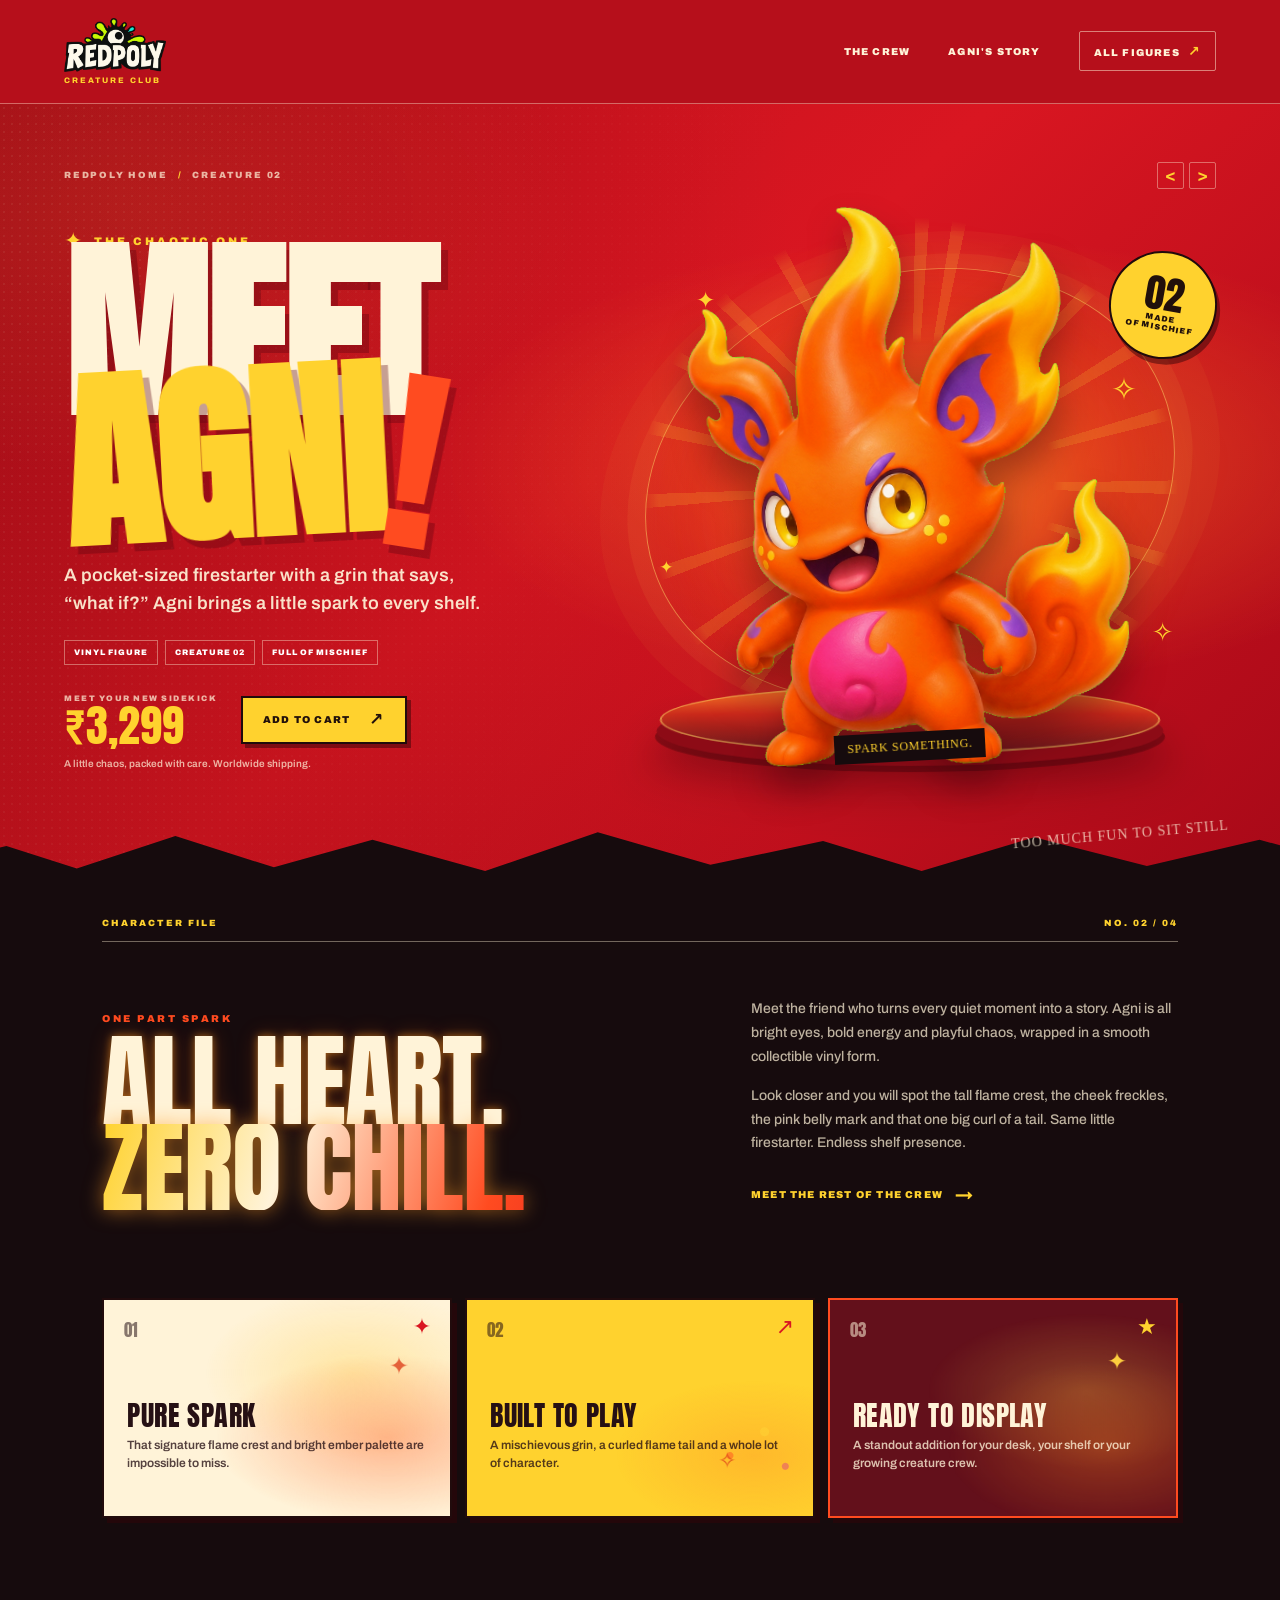
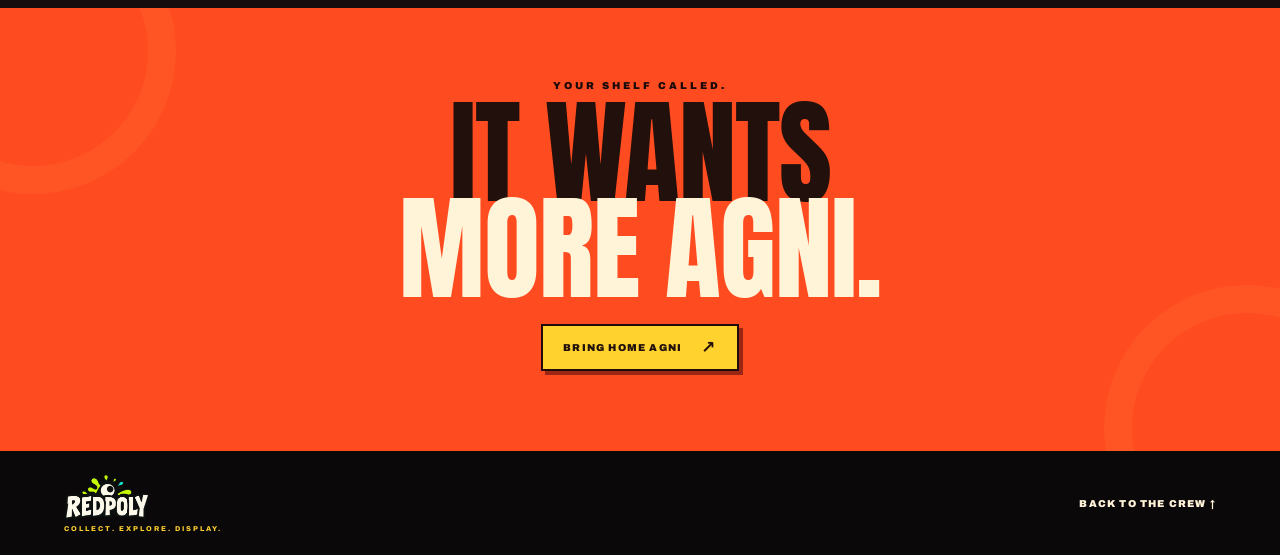
<file: agni.html>
<!doctype html>
<html lang="en">
<head>
  <meta charset="utf-8" />
  <meta name="viewport" content="width=device-width, initial-scale=1" />
  <title>Agni, The Chaotic One | REDPOLY Collectible Figures</title>
  <meta name="description" content="Meet Agni, the chaotic one. A bright orange REDPOLY vinyl creature with flame-shaped ears, golden eyes and a curling ember tail. Shop Agni for ₹3,299." />
  <meta name="robots" content="index, follow, max-image-preview:large" />
  <meta name="theme-color" content="#d91621" />
<link rel="icon" type="image/png" sizes="192x192" href="/assets/images/redpoly/favicon.png?v=redpoly-logo-20261114" />
<link rel="shortcut icon" href="/assets/images/redpoly/favicon.ico?v=redpoly-logo-20261114" />
<link rel="apple-touch-icon" href="/assets/images/redpoly/favicon.png?v=redpoly-logo-20261114" />
  <link rel="canonical" href="https://redpoly.justsimpleapps.online/agni" />
  <link rel="preconnect" href="https://fonts.googleapis.com" />
  <link rel="preconnect" href="https://fonts.gstatic.com" crossorigin />
  <link href="https://fonts.googleapis.com/css2?family=Anton&family=Archivo:wght@500;600;700;800;900&family=Permanent+Marker&display=swap" rel="stylesheet" />
  <link rel="stylesheet" href="styles.css?v=char-product-20261114" />
  <link rel="stylesheet" href="product.css?v=detail-effects-all-20261114" />
  <meta property="og:type" content="product" />
  <meta property="og:site_name" content="REDPOLY" />
  <meta property="og:title" content="Agni, The Chaotic One | REDPOLY" />
  <meta property="og:description" content="A bright spark. A bigger personality. Meet Agni, the orange ember creature from REDPOLY." />
  <meta property="og:url" content="https://redpoly.justsimpleapps.online/agni" />
  <meta property="og:image" content="https://redpoly.justsimpleapps.online/assets/images/redpoly/social/agni-og.png" />
  <meta property="og:image:secure_url" content="https://redpoly.justsimpleapps.online/assets/images/redpoly/social/agni-og.png" />
  <meta property="og:image:type" content="image/png" />
  <meta property="og:image:width" content="1200" />
  <meta property="og:image:height" content="630" />
  <meta property="og:image:alt" content="Agni, the orange ember creature, against a scarlet REDPOLY pop-art backdrop." />
  <meta property="product:price:amount" content="3299" />
  <meta property="product:price:currency" content="INR" />
  <meta name="twitter:card" content="summary_large_image" />
  <meta name="twitter:title" content="Agni, The Chaotic One | REDPOLY" />
  <meta name="twitter:description" content="A bright spark. A bigger personality. Meet Agni, the orange ember creature from REDPOLY." />
  <meta name="twitter:image" content="https://redpoly.justsimpleapps.online/assets/images/redpoly/social/agni-og.png" />
  <meta name="twitter:image:alt" content="Agni, the orange ember creature, against a scarlet REDPOLY pop-art backdrop." />
  <script type="application/ld+json">
  {
    "@context": "https://schema.org",
    "@type": "Product",
    "name": "Agni, The Chaotic One",
    "description": "A bright orange REDPOLY collectible vinyl creature with flame-shaped ears and a curling flame tail.",
    "image": "https://redpoly.justsimpleapps.online/assets/images/redpoly/characters/agni.png",
    "brand": { "@type": "Brand", "name": "REDPOLY" },
    "offers": {
      "@type": "Offer",
      "url": "https://redpoly.justsimpleapps.online/agni",
      "priceCurrency": "INR",
      "price": "3299",
      "availability": "https://schema.org/InStock",
      "itemCondition": "https://schema.org/NewCondition"
    }
  }
  </script>
</head>
<body class="creature-page creature-page--agni">
  <header class="char-nav">
    <a class="char-wordmark" href="./" aria-label="REDPOLY home"><img class="char-wordmark__logo" src="assets/images/redpoly/redpoly-logo.png?v=redpoly-logo-20261114" alt="" width="1353" height="711" /><span>CREATURE CLUB</span></a>
    <nav aria-label="Main navigation">
      <a href="./#featured">THE CREW</a>
      <a href="#char-story">AGNI'S STORY</a>
      <a class="char-nav__back" href="./#featured">ALL FIGURES <span aria-hidden="true">↗</span></a>
    </nav>
  </header>

  <main>
    <section class="char-hero" aria-labelledby="char-title">
      <div class="char-hero__texture" aria-hidden="true"></div>
      <div class="char-hero__topline">
        <a class="char-breadcrumb" href="./">REDPOLY HOME <span aria-hidden="true">/</span> CREATURE 02</a>
        <nav class="char-product-pager" aria-label="Browse character pages">
          <a href="./barsaat.html" aria-label="Previous character: Barsaat" data-transition-image="/assets/images/redpoly/characters/barsaat.png?v=creatures-inr-20261114">&lt;</a>
          <a href="./noor.html" aria-label="Next character: Noor" data-transition-image="/assets/images/redpoly/characters/noor.png?v=creatures-inr-20261114">&gt;</a>
        </nav>
      </div>

      <div class="char-hero__copy">

        <p class="char-kicker"><span class="char-kicker__spark" aria-hidden="true">✦</span> THE CHAOTIC ONE</p>
        <h1 id="char-title" aria-label="Meet Agni"><span class="char-title__lead">MEET</span><br /><span class="char-title__name">AGNI</span><i aria-hidden="true">!</i></h1>
        <p class="char-intro">A pocket-sized firestarter with a grin that says, “what if?” Agni brings a little spark to every shelf.</p>
        <div class="char-tags" aria-label="Character details">
          <span>VINYL FIGURE</span><span>CREATURE 02</span><span>FULL OF MISCHIEF</span>
        </div>
        <div class="char-buy-row">
          <div class="char-price"><span>MEET YOUR NEW SIDEKICK</span><strong>₹3,299</strong></div>
          <button class="char-buy add-btn" type="button" data-name="AGNI" aria-label="Add Agni to cart for 3,299 rupees">ADD TO CART <span aria-hidden="true">↗</span></button>
        </div>
        <p class="char-shipping">A little chaos, packed with care. Worldwide shipping.</p>
      </div>

      <div class="char-stage" aria-label="Agni collectible figure artwork">
        <div class="char-stage__ring" aria-hidden="true"></div>
        <div class="char-stage__burst" aria-hidden="true"></div>
        <div class="char-stage__platform" aria-hidden="true"></div>
        <span class="char-spark char-spark--one" aria-hidden="true">✦</span>
        <span class="char-spark char-spark--two" aria-hidden="true">✧</span>
        <span class="char-spark char-spark--three" aria-hidden="true">✦</span>
        <span class="char-spark char-spark--four" aria-hidden="true">✧</span>
        <span class="char-spark char-spark--five" aria-hidden="true">✦</span>
        <img class="char-stage__figure" src="assets/images/redpoly/characters/agni-product.png?v=agni-gapfix-20261114" alt="Agni, a bright orange ember creature with golden eyes, flame-shaped ears, a pink belly mark and a curling tail." width="794" height="1027" fetchpriority="high" />
        <span class="char-sticker" aria-hidden="true"><b>02</b><small>MADE<br />OF MISCHIEF</small></span>
        <span class="char-stage__caption" aria-hidden="true">SPARK SOMETHING.</span>
      </div>
      <div class="char-hero__scribble" aria-hidden="true">TOO MUCH FUN TO SIT STILL</div>
    </section>

    <section class="char-story" id="char-story" aria-labelledby="char-story-title">
      <div class="char-story__eyebrow"><span>CHARACTER FILE</span><span>NO. 02 / 04</span></div>
      <div class="char-story__grid">
        <div>
          <p class="char-overline">ONE PART SPARK</p>
          <h2 id="char-story-title"><span class="char-story__glow">ALL HEART.</span><br /><span class="char-story__magic">ZERO CHILL.</span></h2>
        </div>
        <div class="char-story__text">
          <p>Meet the friend who turns every quiet moment into a story. Agni is all bright eyes, bold energy and playful chaos, wrapped in a smooth collectible vinyl form.</p>
          <p>Look closer and you will spot the tall flame crest, the cheek freckles, the pink belly mark and that one big curl of a tail. Same little firestarter. Endless shelf presence.</p>
          <a class="char-text-link" href="./#featured">MEET THE REST OF THE CREW <span aria-hidden="true">→</span></a>
        </div>
      </div>
    </section>

    <section class="char-details" aria-label="Agni figure highlights">
      <article class="char-detail-card char-detail-card--cream">
        <span class="char-detail-card__num">01</span>
        <span class="char-detail-card__icon" aria-hidden="true">✦</span>
        <h3>PURE SPARK</h3>
        <p>That signature flame crest and bright ember palette are impossible to miss.</p>
      </article>
      <article class="char-detail-card char-detail-card--yellow">
        <span class="char-detail-card__num">02</span>
        <span class="char-detail-card__icon" aria-hidden="true">↗</span>
        <h3>BUILT TO PLAY</h3>
        <p>A mischievous grin, a curled flame tail and a whole lot of character.</p>
      </article>
      <article class="char-detail-card char-detail-card--dark">
        <span class="char-detail-card__num">03</span>
        <span class="char-detail-card__icon" aria-hidden="true">★</span>
        <h3>READY TO DISPLAY</h3>
        <p>A standout addition for your desk, your shelf or your growing creature crew.</p>
      </article>
    </section>

    <section class="char-final-cta">
      <p>YOUR SHELF CALLED.</p>
      <h2>IT WANTS<br /><span>MORE AGNI.</span></h2>
      <button class="char-buy char-buy--final add-btn" type="button" data-name="AGNI">BRING HOME AGNI <span aria-hidden="true">↗</span></button>
    </section>
  </main>

  <footer class="char-footer">
    <a class="char-wordmark" href="./" aria-label="REDPOLY home"><img class="char-wordmark__logo" src="assets/images/redpoly/redpoly-logo.png?v=redpoly-logo-20261114" alt="" width="1353" height="711" /><span>COLLECT. EXPLORE. DISPLAY.</span></a>
    <a href="./#featured">BACK TO THE CREW ↑</a>
  </footer>
  <div class="toast" id="toast" role="status" aria-live="polite"></div>
  <script src="main.js?v=char-product-20261114" defer></script>
</body>
</html>
</file>
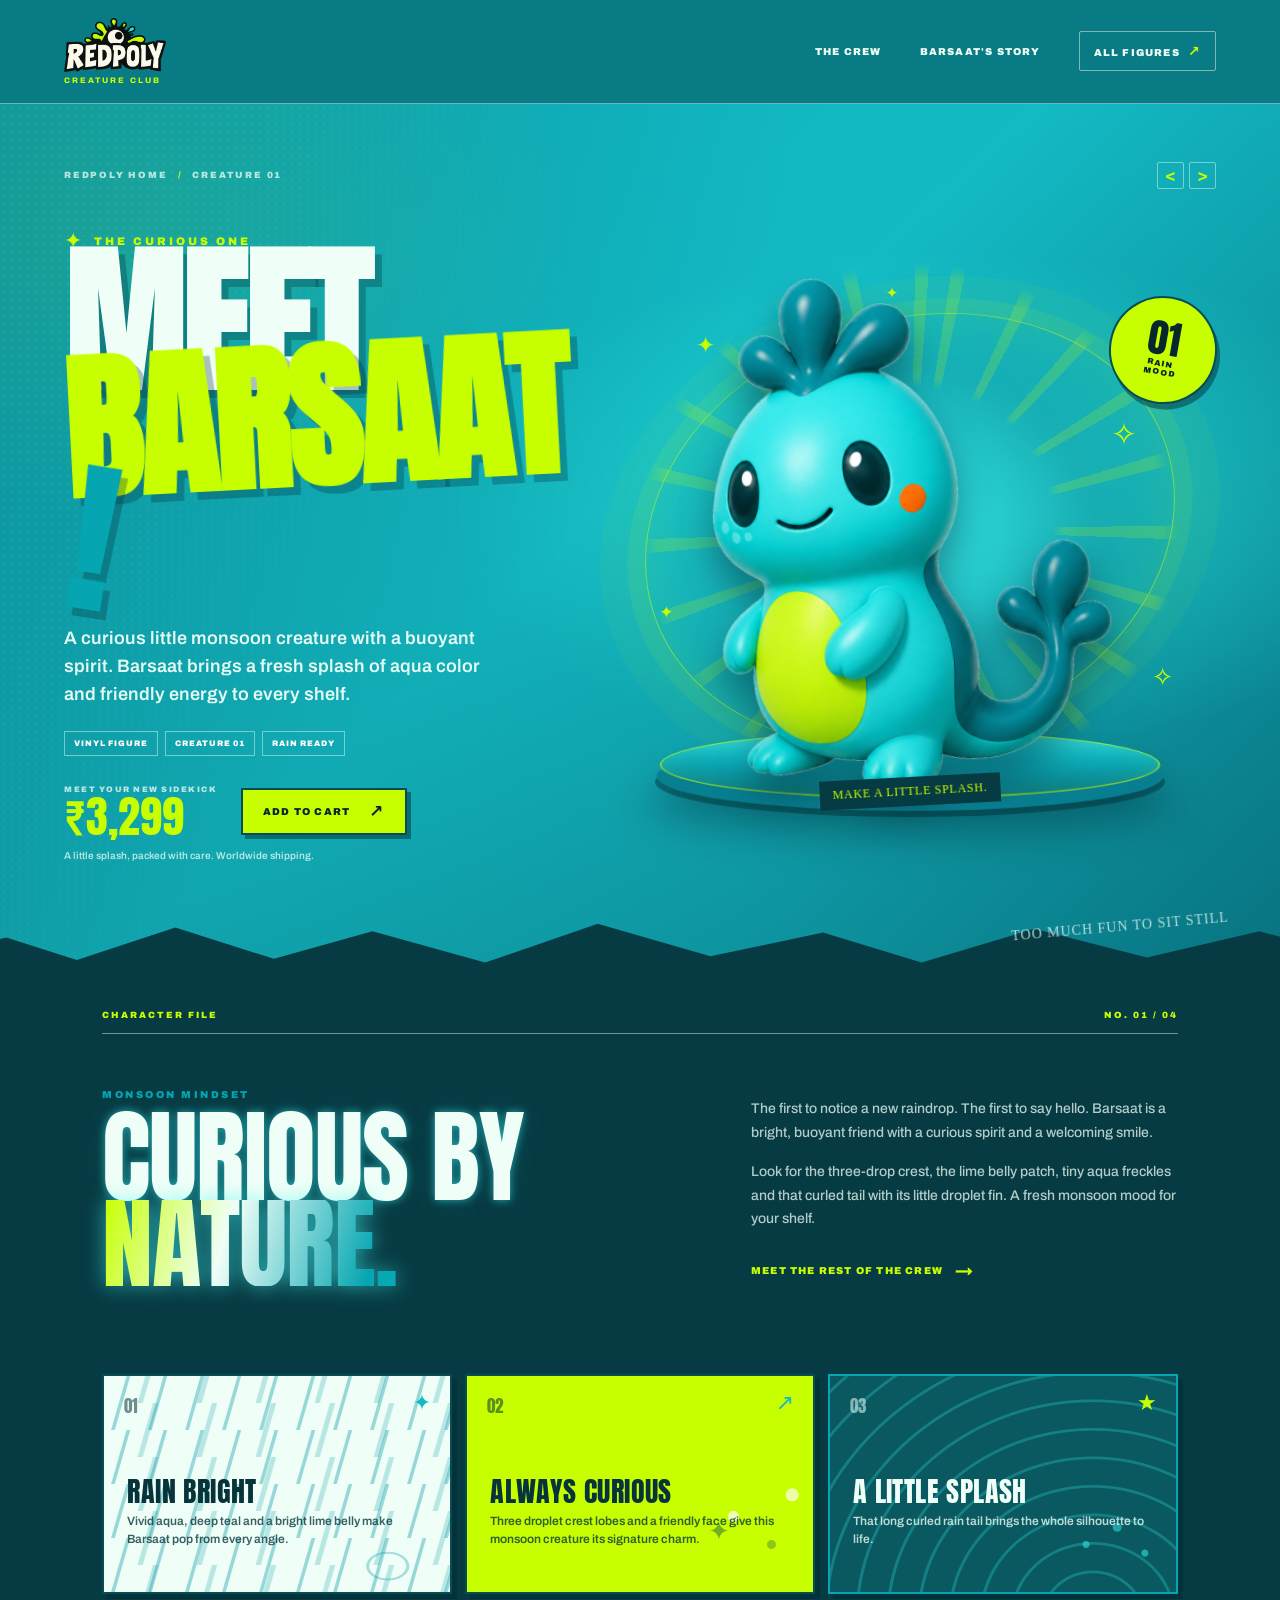
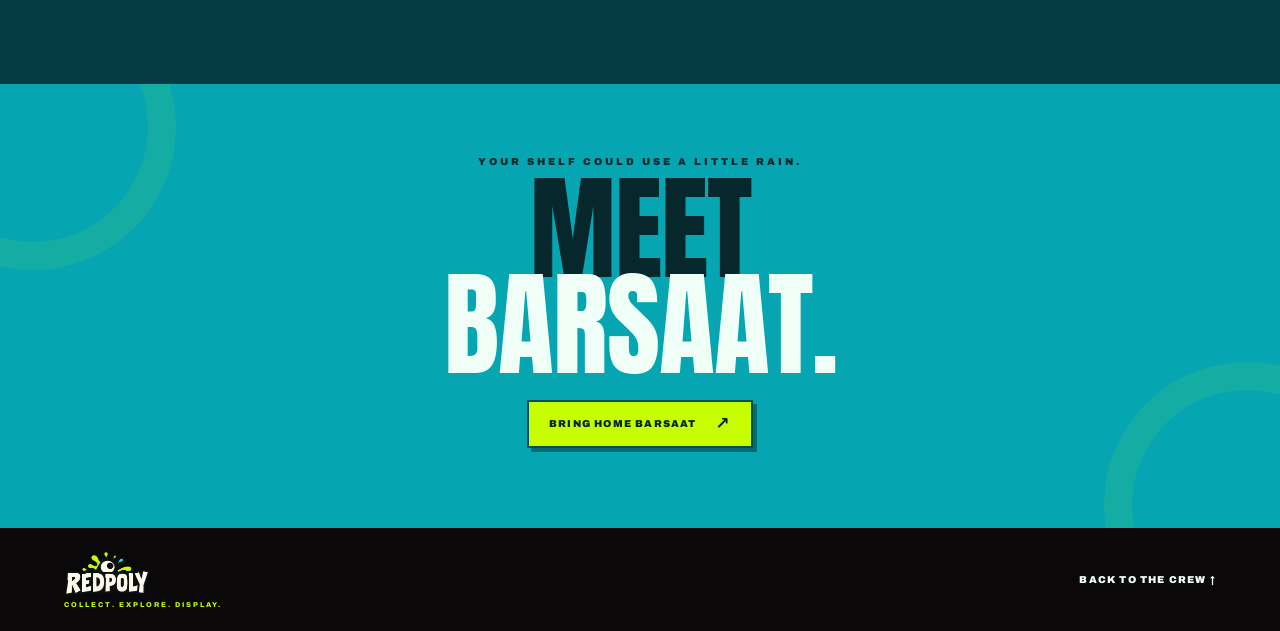
<file: barsaat.html>
<!doctype html>
<html lang="en">
<head>
  <meta charset="utf-8" />
  <meta name="viewport" content="width=device-width, initial-scale=1" />
  <title>Barsaat, The Curious One | REDPOLY Collectible Figures</title>
  <meta name="description" content="Meet Barsaat, the curious one. An aqua REDPOLY vinyl creature with a lime belly patch, three-drop crest and curled rain tail. Shop Barsaat for ₹3,299." />
  <meta name="robots" content="index, follow, max-image-preview:large" />
  <meta name="theme-color" content="#13bac4" />
<link rel="icon" type="image/png" sizes="192x192" href="/assets/images/redpoly/favicon.png?v=redpoly-logo-20261114" />
<link rel="shortcut icon" href="/assets/images/redpoly/favicon.ico?v=redpoly-logo-20261114" />
<link rel="apple-touch-icon" href="/assets/images/redpoly/favicon.png?v=redpoly-logo-20261114" />
  <link rel="canonical" href="https://redpoly.justsimpleapps.online/barsaat" />
  <link rel="preconnect" href="https://fonts.googleapis.com" />
  <link rel="preconnect" href="https://fonts.gstatic.com" crossorigin />
  <link href="https://fonts.googleapis.com/css2?family=Anton&family=Archivo:wght@500;600;700;800;900&family=Permanent+Marker&display=swap" rel="stylesheet" />
  <link rel="stylesheet" href="styles.css?v=char-product-20261114" />
  <link rel="stylesheet" href="product.css?v=detail-effects-all-20261114" />
  <meta property="og:type" content="product" />
  <meta property="og:site_name" content="REDPOLY" />
  <meta property="og:title" content="Barsaat, The Curious One | REDPOLY" />
  <meta property="og:description" content="A fresh splash of aqua, a bright lime belly and a buoyant little spirit. Meet Barsaat from REDPOLY." />
  <meta property="og:url" content="https://redpoly.justsimpleapps.online/barsaat" />
  <meta property="og:image" content="https://redpoly.justsimpleapps.online/assets/images/redpoly/social/barsaat-og.png" />
  <meta property="og:image:secure_url" content="https://redpoly.justsimpleapps.online/assets/images/redpoly/social/barsaat-og.png" />
  <meta property="og:image:type" content="image/png" />
  <meta property="og:image:width" content="1200" />
  <meta property="og:image:height" content="630" />
  <meta property="og:image:alt" content="Barsaat, the aqua monsoon creature, against a vivid rain-ripple REDPOLY backdrop." />
  <meta property="product:price:amount" content="3299" />
  <meta property="product:price:currency" content="INR" />
  <meta name="twitter:card" content="summary_large_image" />
  <meta name="twitter:title" content="Barsaat, The Curious One | REDPOLY" />
  <meta name="twitter:description" content="A fresh splash of aqua, a bright lime belly and a buoyant little spirit. Meet Barsaat from REDPOLY." />
  <meta name="twitter:image" content="https://redpoly.justsimpleapps.online/assets/images/redpoly/social/barsaat-og.png" />
  <meta name="twitter:image:alt" content="Barsaat, the aqua monsoon creature, against a vivid rain-ripple REDPOLY backdrop." />
  <script type="application/ld+json">
  {
    "@context": "https://schema.org",
    "@type": "Product",
    "name": "Barsaat, The Curious One",
    "description": "Meet Barsaat, the curious one. An aqua REDPOLY vinyl creature with a lime belly patch, three-drop crest and curled rain tail.",
    "image": "https://redpoly.justsimpleapps.online/assets/images/redpoly/characters/barsaat.png",
    "brand": { "@type": "Brand", "name": "REDPOLY" },
    "offers": {
      "@type": "Offer",
      "url": "https://redpoly.justsimpleapps.online/barsaat",
      "priceCurrency": "INR",
      "price": "3299",
      "availability": "https://schema.org/InStock",
      "itemCondition": "https://schema.org/NewCondition"
    }
  }
  </script>
</head>
<body class="creature-page creature-page--barsaat">
  <header class="char-nav">
    <a class="char-wordmark" href="./" aria-label="REDPOLY home"><img class="char-wordmark__logo" src="assets/images/redpoly/redpoly-logo.png?v=redpoly-logo-20261114" alt="" width="1353" height="711" /><span>CREATURE CLUB</span></a>
    <nav aria-label="Main navigation">
      <a href="./#featured">THE CREW</a>
      <a href="#char-story">BARSAAT'S STORY</a>
      <a class="char-nav__back" href="./#featured">ALL FIGURES <span aria-hidden="true">↗</span></a>
    </nav>
  </header>

  <main>
    <section class="char-hero" aria-labelledby="char-title">
      <div class="char-hero__texture" aria-hidden="true"></div>
      <div class="char-hero__topline">
        <a class="char-breadcrumb" href="./">REDPOLY HOME <span aria-hidden="true">/</span> CREATURE 01</a>
        <nav class="char-product-pager" aria-label="Browse character pages">
          <a href="./aarav.html" aria-label="Previous character: Aarav" data-transition-image="/assets/images/redpoly/characters/aarav.png?v=creatures-inr-20261114">&lt;</a>
          <a href="./agni.html" aria-label="Next character: Agni" data-transition-image="/assets/images/redpoly/characters/agni.png?v=creatures-inr-20261114">&gt;</a>
        </nav>
      </div>

      <div class="char-hero__copy">

        <p class="char-kicker"><span class="char-kicker__spark" aria-hidden="true">✦</span> THE CURIOUS ONE</p>
        <h1 id="char-title" aria-label="Meet Barsaat"><span class="char-title__lead">MEET</span><br /><span class="char-title__name">BARSAAT</span><i aria-hidden="true">!</i></h1>
        <p class="char-intro">A curious little monsoon creature with a buoyant spirit. Barsaat brings a fresh splash of aqua color and friendly energy to every shelf.</p>
        <div class="char-tags" aria-label="Character details">
          <span>VINYL FIGURE</span><span>CREATURE 01</span><span>RAIN READY</span>
        </div>
        <div class="char-buy-row">
          <div class="char-price"><span>MEET YOUR NEW SIDEKICK</span><strong>₹3,299</strong></div>
          <button class="char-buy add-btn" type="button" data-name="BARSAAT" aria-label="Add Barsaat to cart for 3,299 rupees">ADD TO CART <span aria-hidden="true">↗</span></button>
        </div>
        <p class="char-shipping">A little splash, packed with care. Worldwide shipping.</p>
      </div>

      <div class="char-stage" aria-label="Barsaat collectible figure artwork">
        <div class="char-stage__ring" aria-hidden="true"></div>
        <div class="char-stage__burst" aria-hidden="true"></div>
        <div class="char-stage__platform" aria-hidden="true"></div>
        <span class="char-spark char-spark--one" aria-hidden="true">✦</span>
        <span class="char-spark char-spark--two" aria-hidden="true">✧</span>
        <span class="char-spark char-spark--three" aria-hidden="true">✦</span>
        <span class="char-spark char-spark--four" aria-hidden="true">✧</span>
        <span class="char-spark char-spark--five" aria-hidden="true">✦</span>
        <img class="char-stage__figure" src="assets/images/redpoly/characters/barsaat.png?v=creatures-inr-20261114" alt="Barsaat, a vivid aqua creature with a lime belly patch, three droplet crest lobes and a curled tail ending in a three-lobed fin." width="962" height="1219" fetchpriority="high" />
        <span class="char-sticker" aria-hidden="true"><b>01</b><small>RAIN<br />MOOD</small></span>
        <span class="char-stage__caption" aria-hidden="true">MAKE A LITTLE SPLASH.</span>
      </div>
      <div class="char-hero__scribble" aria-hidden="true">TOO MUCH FUN TO SIT STILL</div>
    </section>

    <section class="char-story" id="char-story" aria-labelledby="char-story-title">
      <div class="char-story__eyebrow"><span>CHARACTER FILE</span><span>NO. 01 / 04</span></div>
      <div class="char-story__grid">
        <div>
          <p class="char-overline">MONSOON MINDSET</p>
          <h2 id="char-story-title"><span class="char-story__glow">CURIOUS BY</span><br /><span class="char-story__magic">NATURE.</span></h2>
        </div>
        <div class="char-story__text">
          <p>The first to notice a new raindrop. The first to say hello. Barsaat is a bright, buoyant friend with a curious spirit and a welcoming smile.</p>
          <p>Look for the three-drop crest, the lime belly patch, tiny aqua freckles and that curled tail with its little droplet fin. A fresh monsoon mood for your shelf.</p>
          <a class="char-text-link" href="./#featured">MEET THE REST OF THE CREW <span aria-hidden="true">→</span></a>
        </div>
      </div>
    </section>

    <section class="char-details" aria-label="Barsaat figure highlights">
      <article class="char-detail-card char-detail-card--cream">
        <span class="char-detail-card__num">01</span>
        <span class="char-detail-card__icon" aria-hidden="true">✦</span>
        <h3>RAIN BRIGHT</h3>
        <p>Vivid aqua, deep teal and a bright lime belly make Barsaat pop from every angle.</p>
      </article>
      <article class="char-detail-card char-detail-card--yellow">
        <span class="char-detail-card__num">02</span>
        <span class="char-detail-card__icon" aria-hidden="true">↗</span>
        <h3>ALWAYS CURIOUS</h3>
        <p>Three droplet crest lobes and a friendly face give this monsoon creature its signature charm.</p>
      </article>
      <article class="char-detail-card char-detail-card--dark">
        <span class="char-detail-card__num">03</span>
        <span class="char-detail-card__icon" aria-hidden="true">★</span>
        <h3>A LITTLE SPLASH</h3>
        <p>That long curled rain tail brings the whole silhouette to life.</p>
      </article>
    </section>

    <section class="char-final-cta">
      <p>YOUR SHELF COULD USE A LITTLE RAIN.</p>
      <h2>MEET<br /><span>BARSAAT.</span></h2>
      <button class="char-buy char-buy--final add-btn" type="button" data-name="BARSAAT">BRING HOME BARSAAT <span aria-hidden="true">↗</span></button>
    </section>
  </main>

  <footer class="char-footer">
    <a class="char-wordmark" href="./" aria-label="REDPOLY home"><img class="char-wordmark__logo" src="assets/images/redpoly/redpoly-logo.png?v=redpoly-logo-20261114" alt="" width="1353" height="711" /><span>COLLECT. EXPLORE. DISPLAY.</span></a>
    <a href="./#featured">BACK TO THE CREW ↑</a>
  </footer>
  <div class="toast" id="toast" role="status" aria-live="polite"></div>
  <script src="main.js?v=char-product-20261114" defer></script>
</body>
</html>
</file>
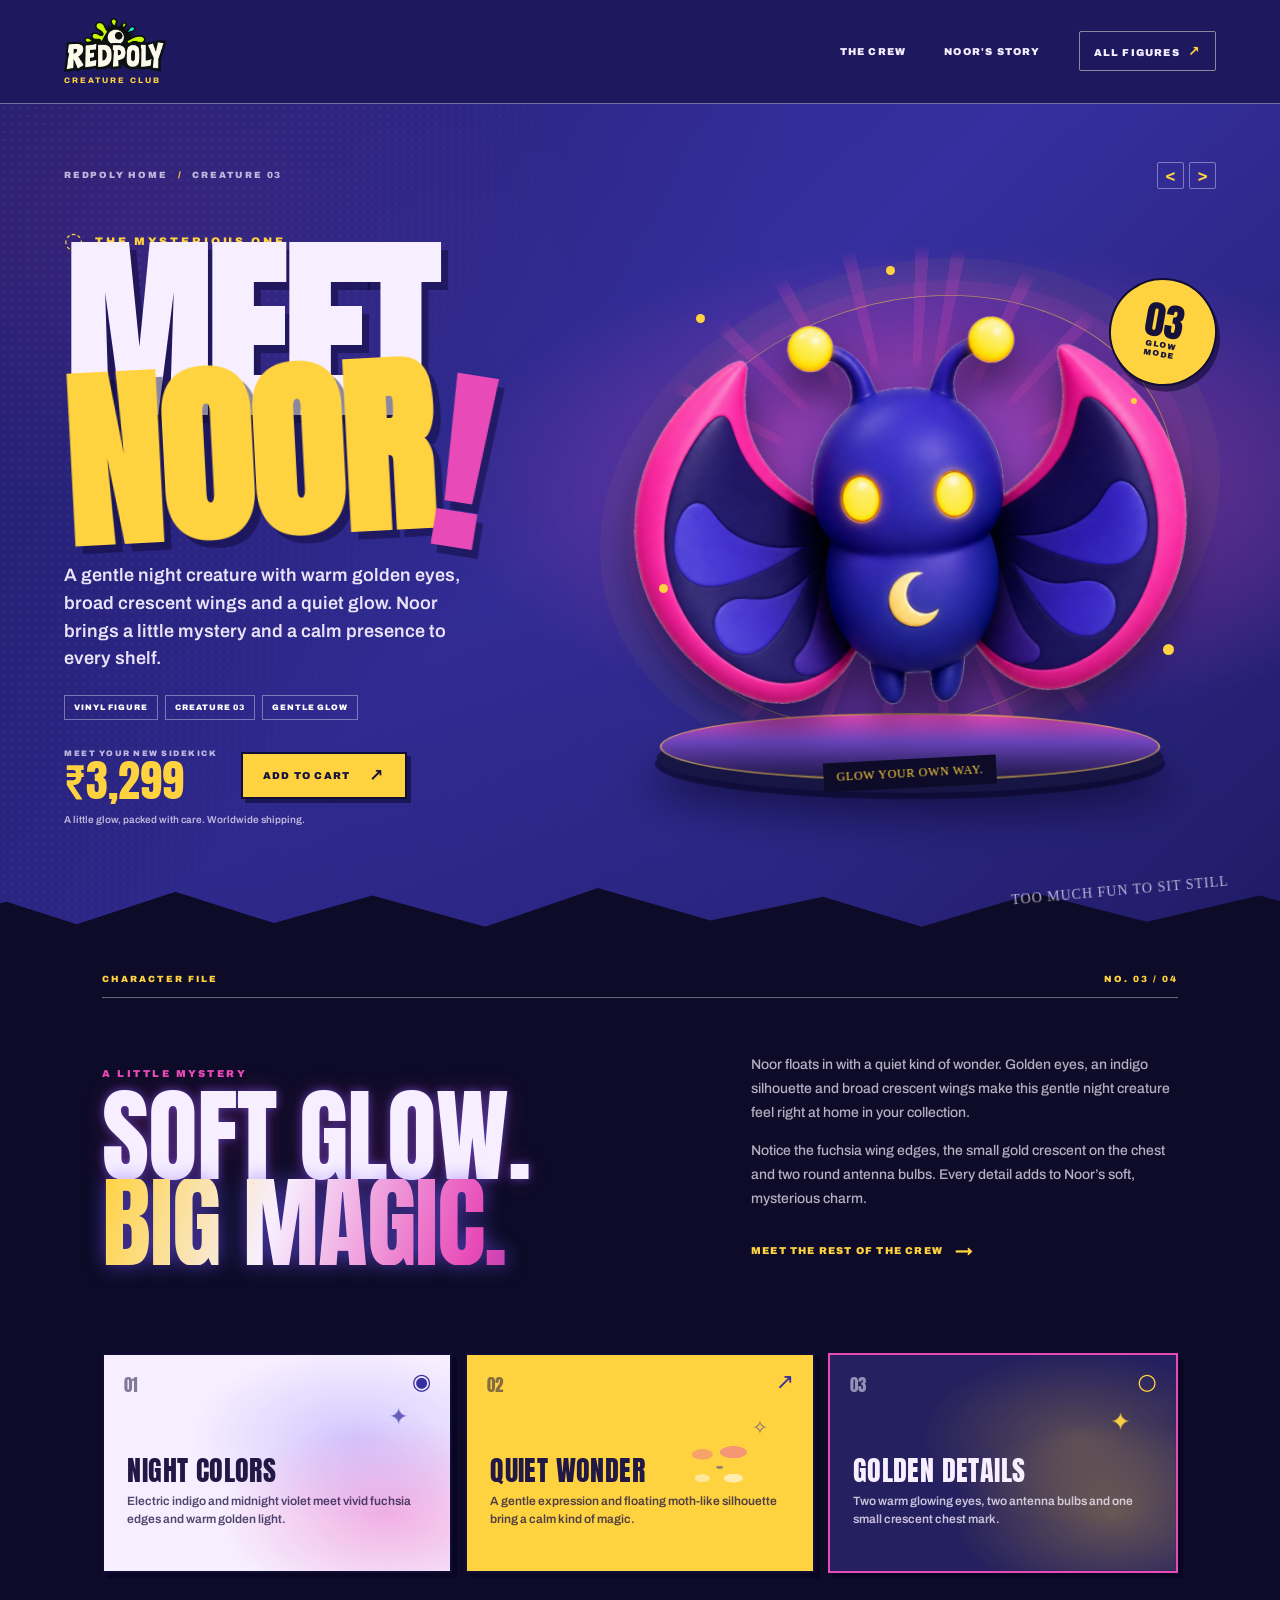
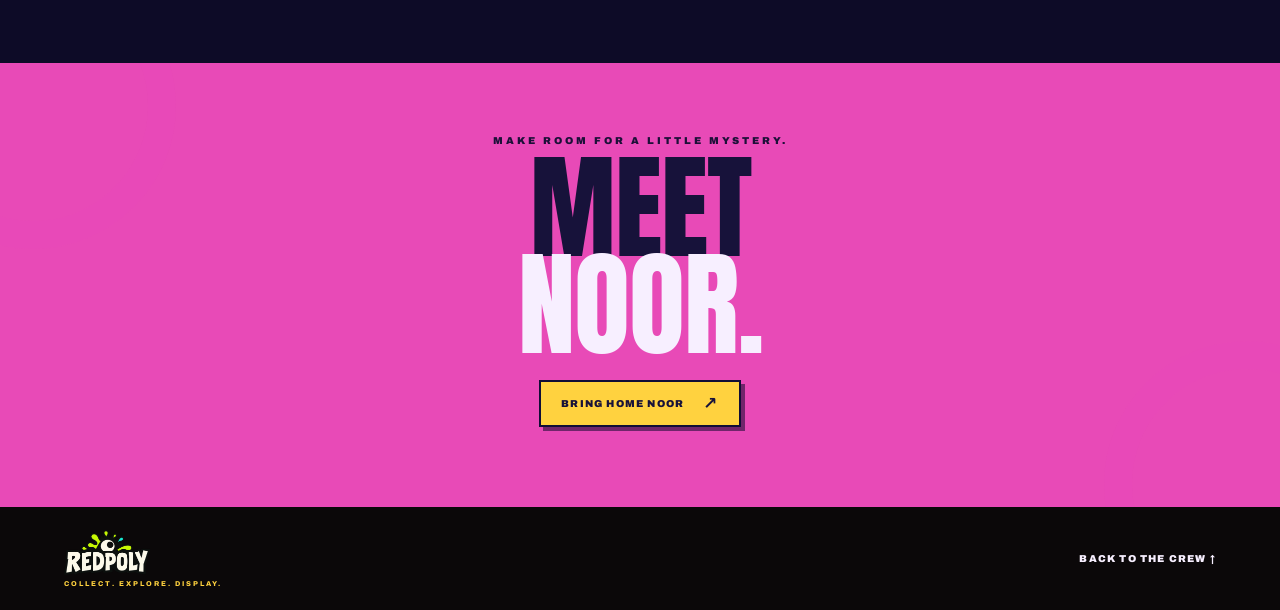
<file: noor.html>
<!doctype html>
<html lang="en">
<head>
  <meta charset="utf-8" />
  <meta name="viewport" content="width=device-width, initial-scale=1" />
  <title>Noor, The Mysterious One | REDPOLY Collectible Figures</title>
  <meta name="description" content="Meet Noor, the gentle night creature from REDPOLY. Indigo wings, golden glowing eyes and a soft mysterious presence. Shop Noor for ₹3,299." />
  <meta name="robots" content="index, follow, max-image-preview:large" />
  <meta name="theme-color" content="#352f9f" />
<link rel="icon" type="image/png" sizes="192x192" href="/assets/images/redpoly/favicon.png?v=redpoly-logo-20261114" />
<link rel="shortcut icon" href="/assets/images/redpoly/favicon.ico?v=redpoly-logo-20261114" />
<link rel="apple-touch-icon" href="/assets/images/redpoly/favicon.png?v=redpoly-logo-20261114" />
  <link rel="canonical" href="https://redpoly.justsimpleapps.online/noor" />
  <link rel="preconnect" href="https://fonts.googleapis.com" />
  <link rel="preconnect" href="https://fonts.gstatic.com" crossorigin />
  <link href="https://fonts.googleapis.com/css2?family=Anton&family=Archivo:wght@500;600;700;800;900&family=Permanent+Marker&display=swap" rel="stylesheet" />
  <link rel="stylesheet" href="styles.css?v=char-product-20261114" />
  <link rel="stylesheet" href="product.css?v=detail-effects-all-20261114" />
  <meta property="og:type" content="product" />
  <meta property="og:site_name" content="REDPOLY" />
  <meta property="og:title" content="Noor, The Mysterious One | REDPOLY" />
  <meta property="og:description" content="A gentle glow, broad crescent wings and a little mystery. Meet Noor, the indigo night creature from REDPOLY." />
  <meta property="og:url" content="https://redpoly.justsimpleapps.online/noor" />
  <meta property="og:image" content="https://redpoly.justsimpleapps.online/assets/images/redpoly/social/noor-og.png" />
  <meta property="og:image:secure_url" content="https://redpoly.justsimpleapps.online/assets/images/redpoly/social/noor-og.png" />
  <meta property="og:image:type" content="image/png" />
  <meta property="og:image:width" content="1200" />
  <meta property="og:image:height" content="630" />
  <meta property="og:image:alt" content="Noor, the indigo moth creature, against a deep-violet REDPOLY glow backdrop." />
  <meta property="product:price:amount" content="3299" />
  <meta property="product:price:currency" content="INR" />
  <meta name="twitter:card" content="summary_large_image" />
  <meta name="twitter:title" content="Noor, The Mysterious One | REDPOLY" />
  <meta name="twitter:description" content="A gentle glow, broad crescent wings and a little mystery. Meet Noor, the indigo night creature from REDPOLY." />
  <meta name="twitter:image" content="https://redpoly.justsimpleapps.online/assets/images/redpoly/social/noor-og.png" />
  <meta name="twitter:image:alt" content="Noor, the indigo moth creature, against a deep-violet REDPOLY glow backdrop." />
  <script type="application/ld+json">
  {
    "@context": "https://schema.org",
    "@type": "Product",
    "name": "Noor, The Mysterious One",
    "description": "Meet Noor, the gentle night creature from REDPOLY. Indigo wings, golden glowing eyes and a soft mysterious presence.",
    "image": "https://redpoly.justsimpleapps.online/assets/images/redpoly/characters/noor.png",
    "brand": { "@type": "Brand", "name": "REDPOLY" },
    "offers": {
      "@type": "Offer",
      "url": "https://redpoly.justsimpleapps.online/noor",
      "priceCurrency": "INR",
      "price": "3299",
      "availability": "https://schema.org/InStock",
      "itemCondition": "https://schema.org/NewCondition"
    }
  }
  </script>
</head>
<body class="creature-page creature-page--noor">
  <header class="char-nav">
    <a class="char-wordmark" href="./" aria-label="REDPOLY home"><img class="char-wordmark__logo" src="assets/images/redpoly/redpoly-logo.png?v=redpoly-logo-20261114" alt="" width="1353" height="711" /><span>CREATURE CLUB</span></a>
    <nav aria-label="Main navigation">
      <a href="./#featured">THE CREW</a>
      <a href="#char-story">NOOR'S STORY</a>
      <a class="char-nav__back" href="./#featured">ALL FIGURES <span aria-hidden="true">↗</span></a>
    </nav>
  </header>

  <main>
    <section class="char-hero" aria-labelledby="char-title">
      <div class="char-hero__texture" aria-hidden="true"></div>
      <div class="char-hero__topline">
        <a class="char-breadcrumb" href="./">REDPOLY HOME <span aria-hidden="true">/</span> CREATURE 03</a>
        <nav class="char-product-pager" aria-label="Browse character pages">
          <a href="./agni.html" aria-label="Previous character: Agni" data-transition-image="/assets/images/redpoly/characters/agni.png?v=creatures-inr-20261114">&lt;</a>
          <a href="./aarav.html" aria-label="Next character: Aarav" data-transition-image="/assets/images/redpoly/characters/aarav.png?v=creatures-inr-20261114">&gt;</a>
        </nav>
      </div>

      <div class="char-hero__copy">

        <p class="char-kicker"><span class="char-kicker__spark" aria-hidden="true">◌</span> THE MYSTERIOUS ONE</p>
        <h1 id="char-title" aria-label="Meet Noor"><span class="char-title__lead">MEET</span><br /><span class="char-title__name">NOOR</span><i aria-hidden="true">!</i></h1>
        <p class="char-intro">A gentle night creature with warm golden eyes, broad crescent wings and a quiet glow. Noor brings a little mystery and a calm presence to every shelf.</p>
        <div class="char-tags" aria-label="Character details">
          <span>VINYL FIGURE</span><span>CREATURE 03</span><span>GENTLE GLOW</span>
        </div>
        <div class="char-buy-row">
          <div class="char-price"><span>MEET YOUR NEW SIDEKICK</span><strong>₹3,299</strong></div>
          <button class="char-buy add-btn" type="button" data-name="NOOR" aria-label="Add Noor to cart for 3,299 rupees">ADD TO CART <span aria-hidden="true">↗</span></button>
        </div>
        <p class="char-shipping">A little glow, packed with care. Worldwide shipping.</p>
      </div>

      <div class="char-stage" aria-label="Noor collectible figure artwork">
        <div class="char-stage__ring" aria-hidden="true"></div>
        <div class="char-stage__burst" aria-hidden="true"></div>
        <div class="char-stage__platform" aria-hidden="true"></div>
        <span class="char-spark char-spark--one" aria-hidden="true">◉</span>
        <span class="char-spark char-spark--two" aria-hidden="true">✧</span>
        <span class="char-spark char-spark--three" aria-hidden="true">◉</span>
        <span class="char-spark char-spark--four" aria-hidden="true">✧</span>
        <span class="char-spark char-spark--five" aria-hidden="true">◉</span>
        <img class="char-stage__figure" src="assets/images/redpoly/characters/noor.png?v=creatures-inr-20261114" alt="Noor, a small indigo moth-like creature with two crescent wings, glowing golden eyes and two antennae with round glow bulbs." width="1254" height="911" fetchpriority="high" />
        <span class="char-sticker" aria-hidden="true"><b>03</b><small>GLOW<br />MODE</small></span>
        <span class="char-stage__caption" aria-hidden="true">GLOW YOUR OWN WAY.</span>
      </div>
      <div class="char-hero__scribble" aria-hidden="true">TOO MUCH FUN TO SIT STILL</div>
    </section>

    <section class="char-story" id="char-story" aria-labelledby="char-story-title">
      <div class="char-story__eyebrow"><span>CHARACTER FILE</span><span>NO. 03 / 04</span></div>
      <div class="char-story__grid">
        <div>
          <p class="char-overline">A LITTLE MYSTERY</p>
          <h2 id="char-story-title"><span class="char-story__glow">SOFT GLOW.</span><br /><span class="char-story__magic">BIG MAGIC.</span></h2>
        </div>
        <div class="char-story__text">
          <p>Noor floats in with a quiet kind of wonder. Golden eyes, an indigo silhouette and broad crescent wings make this gentle night creature feel right at home in your collection.</p>
          <p>Notice the fuchsia wing edges, the small gold crescent on the chest and two round antenna bulbs. Every detail adds to Noor’s soft, mysterious charm.</p>
          <a class="char-text-link" href="./#featured">MEET THE REST OF THE CREW <span aria-hidden="true">→</span></a>
        </div>
      </div>
    </section>

    <section class="char-details" aria-label="Noor figure highlights">
      <article class="char-detail-card char-detail-card--cream">
        <span class="char-detail-card__num">01</span>
        <span class="char-detail-card__icon" aria-hidden="true">◉</span>
        <h3>NIGHT COLORS</h3>
        <p>Electric indigo and midnight violet meet vivid fuchsia edges and warm golden light.</p>
      </article>
      <article class="char-detail-card char-detail-card--yellow">
        <span class="char-detail-card__num">02</span>
        <span class="char-detail-card__icon" aria-hidden="true">↗</span>
        <h3>QUIET WONDER</h3>
        <p>A gentle expression and floating moth-like silhouette bring a calm kind of magic.</p>
      </article>
      <article class="char-detail-card char-detail-card--dark">
        <span class="char-detail-card__num">03</span>
        <span class="char-detail-card__icon" aria-hidden="true">○</span>
        <h3>GOLDEN DETAILS</h3>
        <p>Two warm glowing eyes, two antenna bulbs and one small crescent chest mark.</p>
      </article>
    </section>

    <section class="char-final-cta">
      <p>MAKE ROOM FOR A LITTLE MYSTERY.</p>
      <h2>MEET<br /><span>NOOR.</span></h2>
      <button class="char-buy char-buy--final add-btn" type="button" data-name="NOOR">BRING HOME NOOR <span aria-hidden="true">↗</span></button>
    </section>
  </main>

  <footer class="char-footer">
    <a class="char-wordmark" href="./" aria-label="REDPOLY home"><img class="char-wordmark__logo" src="assets/images/redpoly/redpoly-logo.png?v=redpoly-logo-20261114" alt="" width="1353" height="711" /><span>COLLECT. EXPLORE. DISPLAY.</span></a>
    <a href="./#featured">BACK TO THE CREW ↑</a>
  </footer>
  <div class="toast" id="toast" role="status" aria-live="polite"></div>
  <script src="main.js?v=char-product-20261114" defer></script>
</body>
</html>
</file>
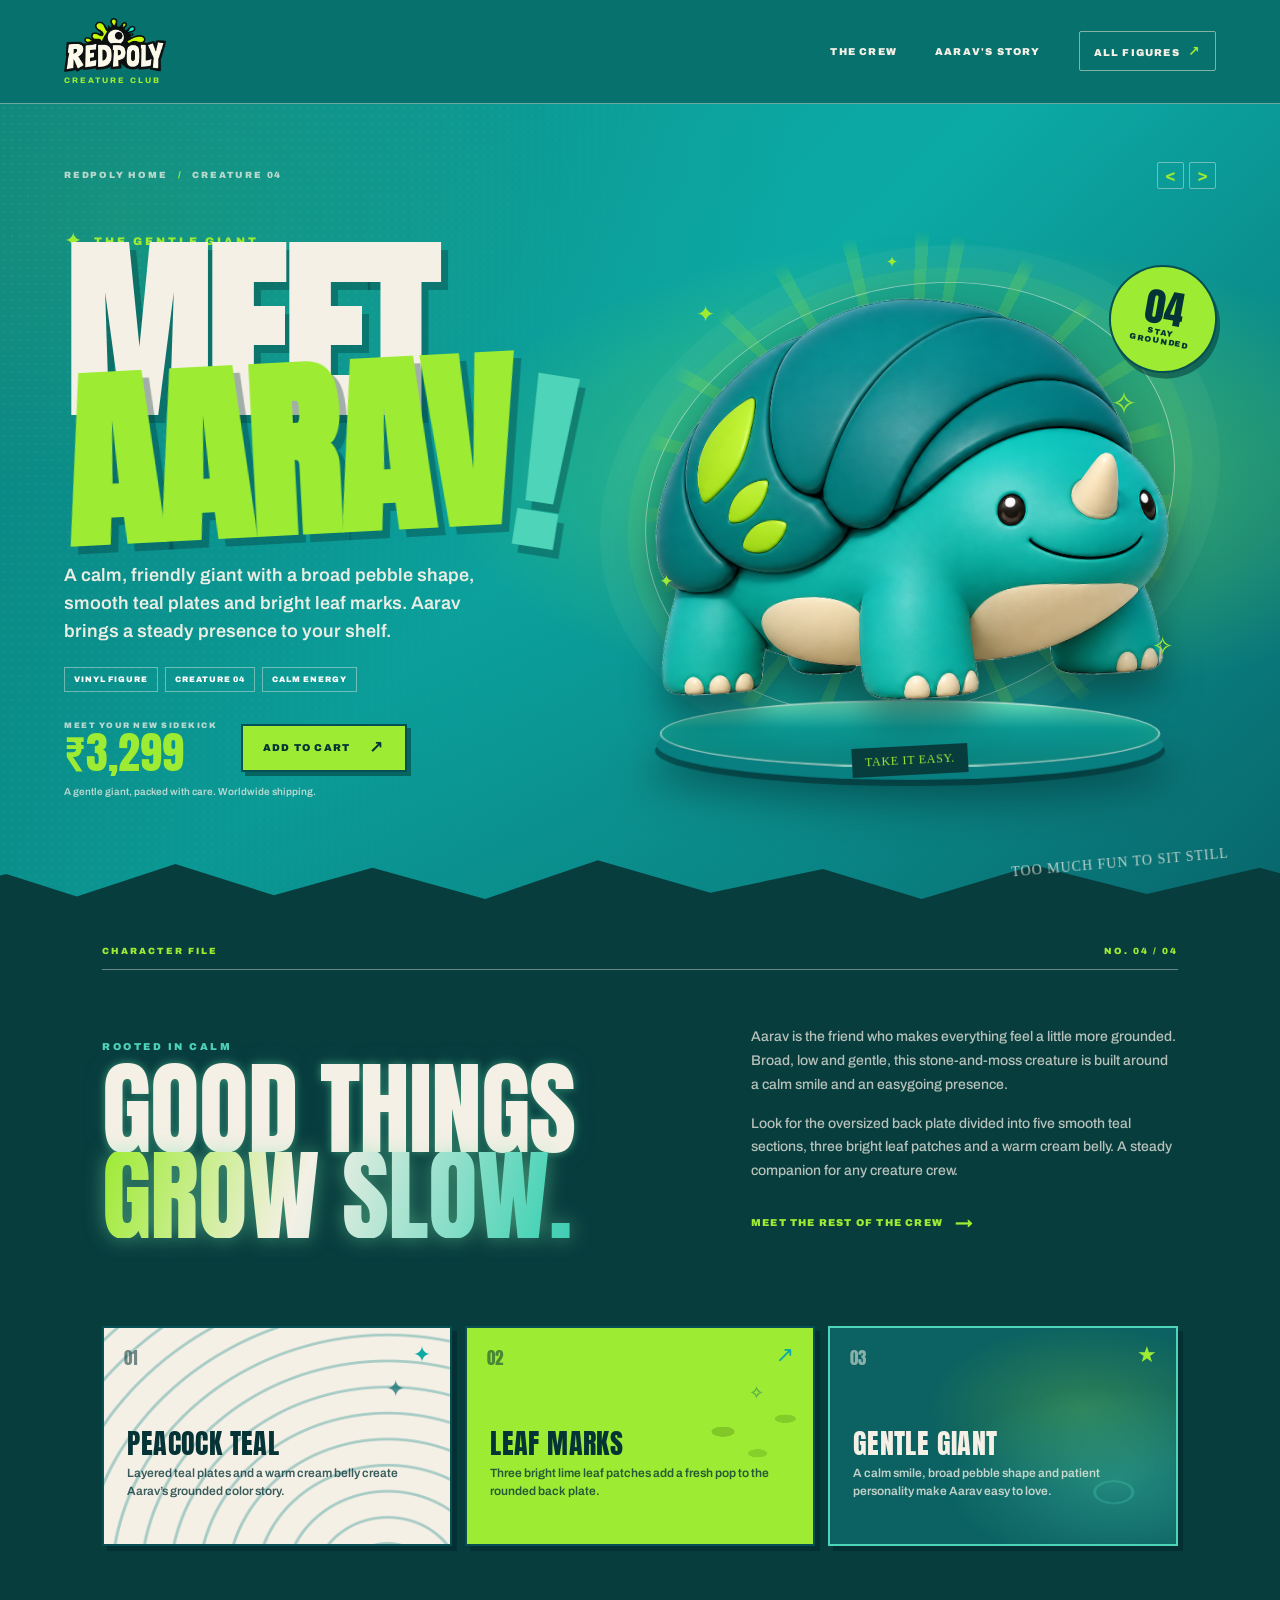
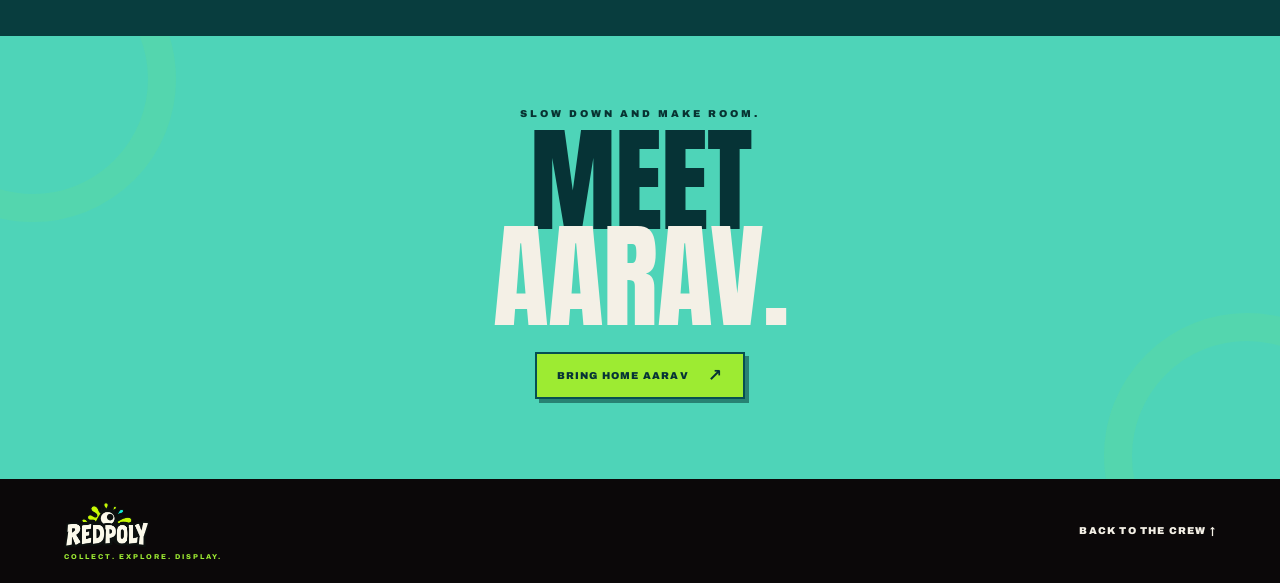
<file: products/aarav.html>
<!doctype html>
<html lang="en">
<head>
  <meta charset="utf-8" />
  <meta name="viewport" content="width=device-width, initial-scale=1" />
  <title>Aarav, The Gentle Giant | REDPOLY Collectible Figures</title>
  <meta name="description" content="Meet Aarav, the calm and friendly REDPOLY creature. A broad peacock-teal figure with five smooth back plates and three bright lime leaf marks. Shop Aarav for ₹3,299." />
  <meta name="robots" content="index, follow, max-image-preview:large" />
  <meta name="theme-color" content="#0caaa5" />
<link rel="icon" type="image/png" sizes="192x192" href="/assets/images/redpoly/favicon.png?v=redpoly-logo-20261114" />
<link rel="shortcut icon" href="/assets/images/redpoly/favicon.ico?v=redpoly-logo-20261114" />
<link rel="apple-touch-icon" href="/assets/images/redpoly/favicon.png?v=redpoly-logo-20261114" />
  <link rel="canonical" href="https://redpoly.justsimpleapps.online/aarav" />
  <link rel="preconnect" href="https://fonts.googleapis.com" />
  <link rel="preconnect" href="https://fonts.gstatic.com" crossorigin />
  <link href="https://fonts.googleapis.com/css2?family=Anton&family=Archivo:wght@500;600;700;800;900&family=Permanent+Marker&display=swap" rel="stylesheet" />
  <link rel="stylesheet" href="/styles.css?v=char-product-20261114" />
  <link rel="stylesheet" href="/product.css?v=detail-effects-all-20261114" />
  <meta property="og:type" content="product" />
  <meta property="og:site_name" content="REDPOLY" />
  <meta property="og:title" content="Aarav, The Gentle Giant | REDPOLY" />
  <meta property="og:description" content="Grounded, friendly and covered in little leaf details. Meet Aarav, the gentle giant from REDPOLY." />
  <meta property="og:url" content="https://redpoly.justsimpleapps.online/aarav" />
  <meta property="og:image" content="https://redpoly.justsimpleapps.online/assets/images/redpoly/social/aarav-og.png" />
  <meta property="og:image:secure_url" content="https://redpoly.justsimpleapps.online/assets/images/redpoly/social/aarav-og.png" />
  <meta property="og:image:type" content="image/png" />
  <meta property="og:image:width" content="1200" />
  <meta property="og:image:height" content="630" />
  <meta property="og:image:alt" content="Aarav, the teal gentle giant, against a lush peacock-teal REDPOLY backdrop." />
  <meta property="product:price:amount" content="3299" />
  <meta property="product:price:currency" content="INR" />
  <meta name="twitter:card" content="summary_large_image" />
  <meta name="twitter:title" content="Aarav, The Gentle Giant | REDPOLY" />
  <meta name="twitter:description" content="Grounded, friendly and covered in little leaf details. Meet Aarav, the gentle giant from REDPOLY." />
  <meta name="twitter:image" content="https://redpoly.justsimpleapps.online/assets/images/redpoly/social/aarav-og.png" />
  <meta name="twitter:image:alt" content="Aarav, the teal gentle giant, against a lush peacock-teal REDPOLY backdrop." />
  <script type="application/ld+json">
  {
    "@context": "https://schema.org",
    "@type": "Product",
    "name": "Aarav, The Gentle Giant",
    "description": "Meet Aarav, the calm and friendly REDPOLY creature. A broad peacock-teal figure with five smooth back plates and three bright lime leaf marks.",
    "image": "https://redpoly.justsimpleapps.online/assets/images/redpoly/characters/aarav.png",
    "brand": { "@type": "Brand", "name": "REDPOLY" },
    "offers": {
      "@type": "Offer",
      "url": "https://redpoly.justsimpleapps.online/aarav",
      "priceCurrency": "INR",
      "price": "3299",
      "availability": "https://schema.org/InStock",
      "itemCondition": "https://schema.org/NewCondition"
    }
  }
  </script>
</head>
<body class="creature-page creature-page--aarav">
  <header class="char-nav">
    <a class="char-wordmark" href="/" aria-label="REDPOLY home"><img class="char-wordmark__logo" src="/assets/images/redpoly/redpoly-logo.png?v=redpoly-logo-20261114" alt="" width="1353" height="711" /><span>CREATURE CLUB</span></a>
    <nav aria-label="Main navigation">
      <a href="/#featured">THE CREW</a>
      <a href="#char-story">AARAV'S STORY</a>
      <a class="char-nav__back" href="/#featured">ALL FIGURES <span aria-hidden="true">↗</span></a>
    </nav>
  </header>

  <main>
    <section class="char-hero" aria-labelledby="char-title">
      <div class="char-hero__texture" aria-hidden="true"></div>
      <div class="char-hero__topline">
        <a class="char-breadcrumb" href="/">REDPOLY HOME <span aria-hidden="true">/</span> CREATURE 04</a>
        <nav class="char-product-pager" aria-label="Browse character pages">
          <a href="/noor" aria-label="Previous character: Noor" data-transition-image="/assets/images/redpoly/characters/noor.png?v=creatures-inr-20261114">&lt;</a>
          <a href="/barsaat" aria-label="Next character: Barsaat" data-transition-image="/assets/images/redpoly/characters/barsaat.png?v=creatures-inr-20261114">&gt;</a>
        </nav>
      </div>

      <div class="char-hero__copy">

        <p class="char-kicker"><span class="char-kicker__spark" aria-hidden="true">✦</span> THE GENTLE GIANT</p>
        <h1 id="char-title" aria-label="Meet Aarav"><span class="char-title__lead">MEET</span><br /><span class="char-title__name">AARAV</span><i aria-hidden="true">!</i></h1>
        <p class="char-intro">A calm, friendly giant with a broad pebble shape, smooth teal plates and bright leaf marks. Aarav brings a steady presence to your shelf.</p>
        <div class="char-tags" aria-label="Character details">
          <span>VINYL FIGURE</span><span>CREATURE 04</span><span>CALM ENERGY</span>
        </div>
        <div class="char-buy-row">
          <div class="char-price"><span>MEET YOUR NEW SIDEKICK</span><strong>₹3,299</strong></div>
          <button class="char-buy add-btn" type="button" data-name="AARAV" aria-label="Add Aarav to cart for 3,299 rupees">ADD TO CART <span aria-hidden="true">↗</span></button>
        </div>
        <p class="char-shipping">A gentle giant, packed with care. Worldwide shipping.</p>
      </div>

      <div class="char-stage" aria-label="Aarav collectible figure artwork">
        <div class="char-stage__ring" aria-hidden="true"></div>
        <div class="char-stage__burst" aria-hidden="true"></div>
        <div class="char-stage__platform" aria-hidden="true"></div>
        <span class="char-spark char-spark--one" aria-hidden="true">✦</span>
        <span class="char-spark char-spark--two" aria-hidden="true">✧</span>
        <span class="char-spark char-spark--three" aria-hidden="true">✦</span>
        <span class="char-spark char-spark--four" aria-hidden="true">✧</span>
        <span class="char-spark char-spark--five" aria-hidden="true">✦</span>
        <img class="char-stage__figure" src="/assets/images/redpoly/characters/aarav.png?v=creatures-inr-20261114" alt="Aarav, a broad teal stone-and-moss creature with five smooth back plates, three lime leaf patches and a warm cream belly." width="1067" height="856" fetchpriority="high" />
        <span class="char-sticker" aria-hidden="true"><b>04</b><small>STAY<br />GROUNDED</small></span>
        <span class="char-stage__caption" aria-hidden="true">TAKE IT EASY.</span>
      </div>
      <div class="char-hero__scribble" aria-hidden="true">TOO MUCH FUN TO SIT STILL</div>
    </section>

    <section class="char-story" id="char-story" aria-labelledby="char-story-title">
      <div class="char-story__eyebrow"><span>CHARACTER FILE</span><span>NO. 04 / 04</span></div>
      <div class="char-story__grid">
        <div>
          <p class="char-overline">ROOTED IN CALM</p>
          <h2 id="char-story-title"><span class="char-story__glow">GOOD THINGS</span><br /><span class="char-story__magic">GROW SLOW.</span></h2>
        </div>
        <div class="char-story__text">
          <p>Aarav is the friend who makes everything feel a little more grounded. Broad, low and gentle, this stone-and-moss creature is built around a calm smile and an easygoing presence.</p>
          <p>Look for the oversized back plate divided into five smooth teal sections, three bright leaf patches and a warm cream belly. A steady companion for any creature crew.</p>
          <a class="char-text-link" href="/#featured">MEET THE REST OF THE CREW <span aria-hidden="true">→</span></a>
        </div>
      </div>
    </section>

    <section class="char-details" aria-label="Aarav figure highlights">
      <article class="char-detail-card char-detail-card--cream">
        <span class="char-detail-card__num">01</span>
        <span class="char-detail-card__icon" aria-hidden="true">✦</span>
        <h3>PEACOCK TEAL</h3>
        <p>Layered teal plates and a warm cream belly create Aarav’s grounded color story.</p>
      </article>
      <article class="char-detail-card char-detail-card--yellow">
        <span class="char-detail-card__num">02</span>
        <span class="char-detail-card__icon" aria-hidden="true">↗</span>
        <h3>LEAF MARKS</h3>
        <p>Three bright lime leaf patches add a fresh pop to the rounded back plate.</p>
      </article>
      <article class="char-detail-card char-detail-card--dark">
        <span class="char-detail-card__num">03</span>
        <span class="char-detail-card__icon" aria-hidden="true">★</span>
        <h3>GENTLE GIANT</h3>
        <p>A calm smile, broad pebble shape and patient personality make Aarav easy to love.</p>
      </article>
    </section>

    <section class="char-final-cta">
      <p>SLOW DOWN AND MAKE ROOM.</p>
      <h2>MEET<br /><span>AARAV.</span></h2>
      <button class="char-buy char-buy--final add-btn" type="button" data-name="AARAV">BRING HOME AARAV <span aria-hidden="true">↗</span></button>
    </section>
  </main>

  <footer class="char-footer">
    <a class="char-wordmark" href="/" aria-label="REDPOLY home"><img class="char-wordmark__logo" src="/assets/images/redpoly/redpoly-logo.png?v=redpoly-logo-20261114" alt="" width="1353" height="711" /><span>COLLECT. EXPLORE. DISPLAY.</span></a>
    <a href="/#featured">BACK TO THE CREW ↑</a>
  </footer>
  <div class="toast" id="toast" role="status" aria-live="polite"></div>
  <script src="/main.js?v=char-product-20261114" defer></script>
</body>
</html>
</file>
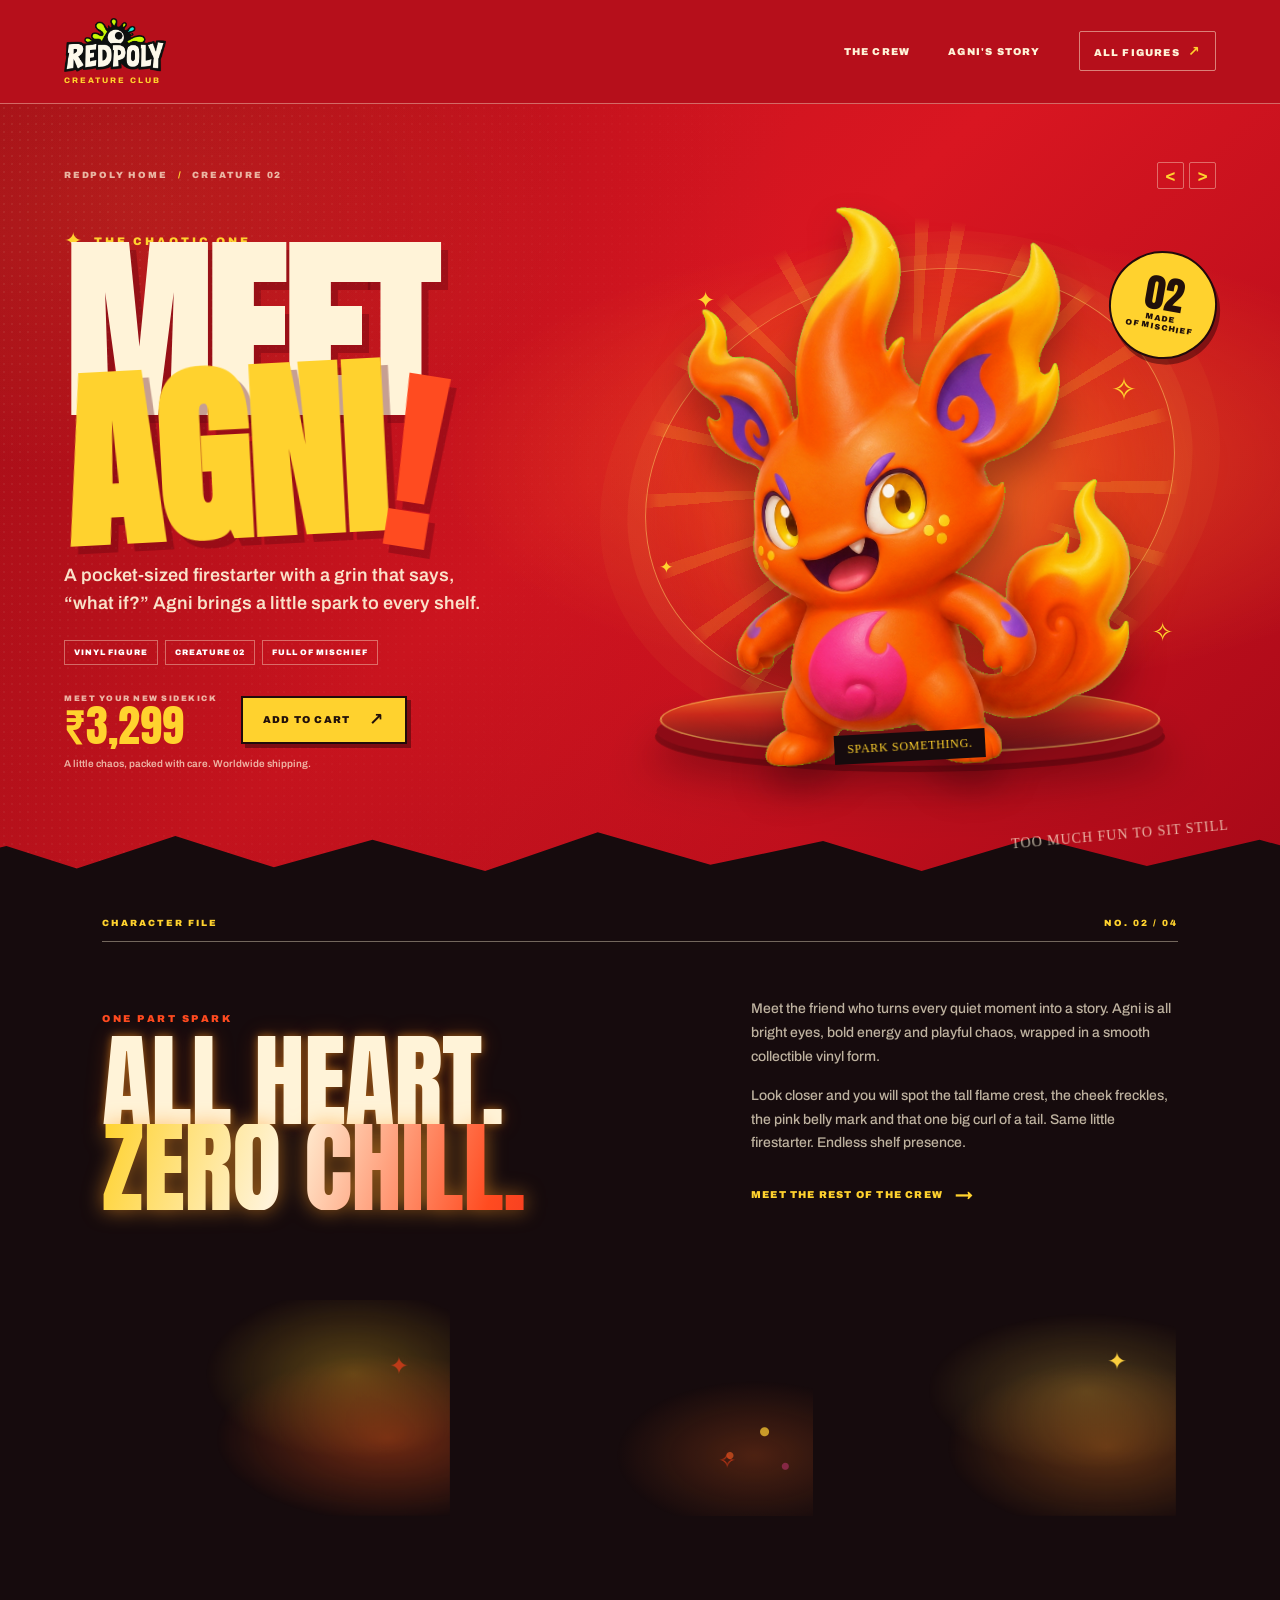
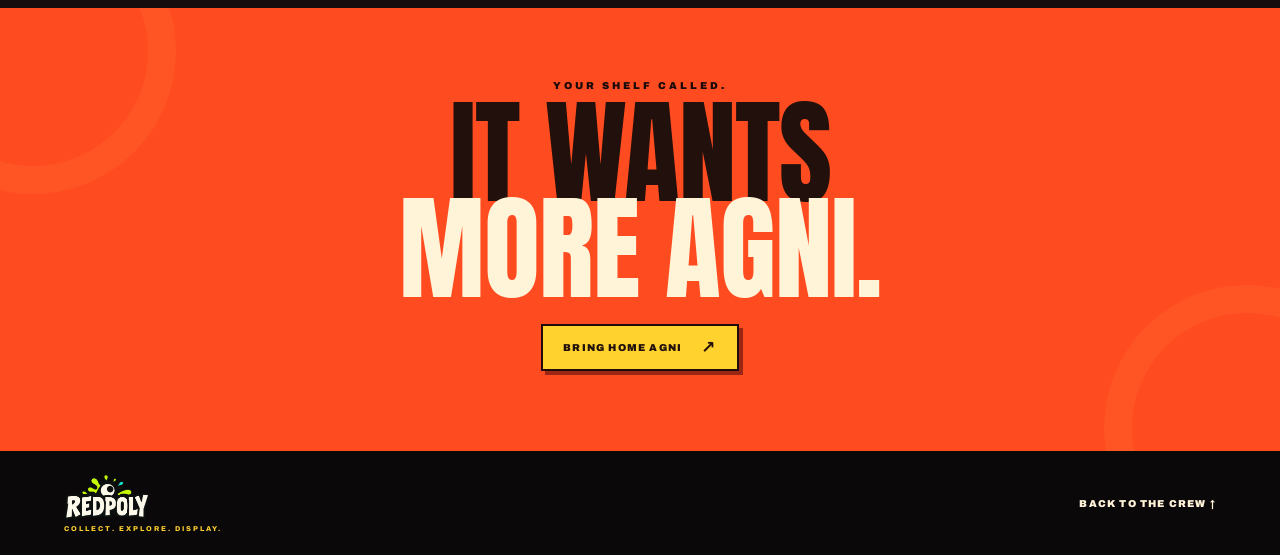
<file: products/agni.html>
<!doctype html>
<html lang="en">
<head>
  <meta charset="utf-8" />
  <meta name="viewport" content="width=device-width, initial-scale=1" />
  <title>Agni, The Chaotic One | REDPOLY Collectible Figures</title>
  <meta name="description" content="Meet Agni, the chaotic one. A bright orange REDPOLY vinyl creature with flame-shaped ears, golden eyes and a curling ember tail. Shop Agni for ₹3,299." />
  <meta name="robots" content="index, follow, max-image-preview:large" />
  <meta name="theme-color" content="#d91621" />
<link rel="icon" type="image/png" sizes="192x192" href="/assets/images/redpoly/favicon.png?v=redpoly-logo-20261114" />
<link rel="shortcut icon" href="/assets/images/redpoly/favicon.ico?v=redpoly-logo-20261114" />
<link rel="apple-touch-icon" href="/assets/images/redpoly/favicon.png?v=redpoly-logo-20261114" />
  <link rel="canonical" href="https://redpoly.justsimpleapps.online/agni" />
  <link rel="preconnect" href="https://fonts.googleapis.com" />
  <link rel="preconnect" href="https://fonts.gstatic.com" crossorigin />
  <link href="https://fonts.googleapis.com/css2?family=Anton&family=Archivo:wght@500;600;700;800;900&family=Permanent+Marker&display=swap" rel="stylesheet" />
  <link rel="stylesheet" href="/styles.css?v=char-product-20261114" />
  <link rel="stylesheet" href="/product.css?v=detail-effects-all-20261114" />
  <meta property="og:type" content="product" />
  <meta property="og:site_name" content="REDPOLY" />
  <meta property="og:title" content="Agni, The Chaotic One | REDPOLY" />
  <meta property="og:description" content="A bright spark. A bigger personality. Meet Agni, the orange ember creature from REDPOLY." />
  <meta property="og:url" content="https://redpoly.justsimpleapps.online/agni" />
  <meta property="og:image" content="https://redpoly.justsimpleapps.online/assets/images/redpoly/social/agni-og.png" />
  <meta property="og:image:secure_url" content="https://redpoly.justsimpleapps.online/assets/images/redpoly/social/agni-og.png" />
  <meta property="og:image:type" content="image/png" />
  <meta property="og:image:width" content="1200" />
  <meta property="og:image:height" content="630" />
  <meta property="og:image:alt" content="Agni, the orange ember creature, against a scarlet REDPOLY pop-art backdrop." />
  <meta property="product:price:amount" content="3299" />
  <meta property="product:price:currency" content="INR" />
  <meta name="twitter:card" content="summary_large_image" />
  <meta name="twitter:title" content="Agni, The Chaotic One | REDPOLY" />
  <meta name="twitter:description" content="A bright spark. A bigger personality. Meet Agni, the orange ember creature from REDPOLY." />
  <meta name="twitter:image" content="https://redpoly.justsimpleapps.online/assets/images/redpoly/social/agni-og.png" />
  <meta name="twitter:image:alt" content="Agni, the orange ember creature, against a scarlet REDPOLY pop-art backdrop." />
  <script type="application/ld+json">
  {
    "@context": "https://schema.org",
    "@type": "Product",
    "name": "Agni, The Chaotic One",
    "description": "A bright orange REDPOLY collectible vinyl creature with flame-shaped ears and a curling flame tail.",
    "image": "https://redpoly.justsimpleapps.online/assets/images/redpoly/characters/agni.png",
    "brand": { "@type": "Brand", "name": "REDPOLY" },
    "offers": {
      "@type": "Offer",
      "url": "https://redpoly.justsimpleapps.online/agni",
      "priceCurrency": "INR",
      "price": "3299",
      "availability": "https://schema.org/InStock",
      "itemCondition": "https://schema.org/NewCondition"
    }
  }
  </script>
</head>
<body class="creature-page creature-page--agni">
  <header class="char-nav">
    <a class="char-wordmark" href="/" aria-label="REDPOLY home"><img class="char-wordmark__logo" src="/assets/images/redpoly/redpoly-logo.png?v=redpoly-logo-20261114" alt="" width="1353" height="711" /><span>CREATURE CLUB</span></a>
    <nav aria-label="Main navigation">
      <a href="/#featured">THE CREW</a>
      <a href="#char-story">AGNI'S STORY</a>
      <a class="char-nav__back" href="/#featured">ALL FIGURES <span aria-hidden="true">↗</span></a>
    </nav>
  </header>

  <main>
    <section class="char-hero" aria-labelledby="char-title">
      <div class="char-hero__texture" aria-hidden="true"></div>
      <div class="char-hero__topline">
        <a class="char-breadcrumb" href="/">REDPOLY HOME <span aria-hidden="true">/</span> CREATURE 02</a>
        <nav class="char-product-pager" aria-label="Browse character pages">
          <a href="/barsaat" aria-label="Previous character: Barsaat" data-transition-image="/assets/images/redpoly/characters/barsaat.png?v=creatures-inr-20261114">&lt;</a>
          <a href="/noor" aria-label="Next character: Noor" data-transition-image="/assets/images/redpoly/characters/noor.png?v=creatures-inr-20261114">&gt;</a>
        </nav>
      </div>

      <div class="char-hero__copy">

        <p class="char-kicker"><span class="char-kicker__spark" aria-hidden="true">✦</span> THE CHAOTIC ONE</p>
        <h1 id="char-title" aria-label="Meet Agni"><span class="char-title__lead">MEET</span><br /><span class="char-title__name">AGNI</span><i aria-hidden="true">!</i></h1>
        <p class="char-intro">A pocket-sized firestarter with a grin that says, “what if?” Agni brings a little spark to every shelf.</p>
        <div class="char-tags" aria-label="Character details">
          <span>VINYL FIGURE</span><span>CREATURE 02</span><span>FULL OF MISCHIEF</span>
        </div>
        <div class="char-buy-row">
          <div class="char-price"><span>MEET YOUR NEW SIDEKICK</span><strong>₹3,299</strong></div>
          <button class="char-buy add-btn" type="button" data-name="AGNI" aria-label="Add Agni to cart for 3,299 rupees">ADD TO CART <span aria-hidden="true">↗</span></button>
        </div>
        <p class="char-shipping">A little chaos, packed with care. Worldwide shipping.</p>
      </div>

      <div class="char-stage" aria-label="Agni collectible figure artwork">
        <div class="char-stage__ring" aria-hidden="true"></div>
        <div class="char-stage__burst" aria-hidden="true"></div>
        <div class="char-stage__platform" aria-hidden="true"></div>
        <span class="char-spark char-spark--one" aria-hidden="true">✦</span>
        <span class="char-spark char-spark--two" aria-hidden="true">✧</span>
        <span class="char-spark char-spark--three" aria-hidden="true">✦</span>
        <span class="char-spark char-spark--four" aria-hidden="true">✧</span>
        <span class="char-spark char-spark--five" aria-hidden="true">✦</span>
        <img class="char-stage__figure" src="/assets/images/redpoly/characters/agni-product.png?v=agni-gapfix-20261114" alt="Agni, a bright orange ember creature with golden eyes, flame-shaped ears, a pink belly mark and a curling tail." width="794" height="1027" fetchpriority="high" />
        <span class="char-sticker" aria-hidden="true"><b>02</b><small>MADE<br />OF MISCHIEF</small></span>
        <span class="char-stage__caption" aria-hidden="true">SPARK SOMETHING.</span>
      </div>
      <div class="char-hero__scribble" aria-hidden="true">TOO MUCH FUN TO SIT STILL</div>
    </section>

    <section class="char-story" id="char-story" aria-labelledby="char-story-title">
      <div class="char-story__eyebrow"><span>CHARACTER FILE</span><span>NO. 02 / 04</span></div>
      <div class="char-story__grid">
        <div>
          <p class="char-overline">ONE PART SPARK</p>
          <h2 id="char-story-title"><span class="char-story__glow">ALL HEART.</span><br /><span class="char-story__magic">ZERO CHILL.</span></h2>
        </div>
        <div class="char-story__text">
          <p>Meet the friend who turns every quiet moment into a story. Agni is all bright eyes, bold energy and playful chaos, wrapped in a smooth collectible vinyl form.</p>
          <p>Look closer and you will spot the tall flame crest, the cheek freckles, the pink belly mark and that one big curl of a tail. Same little firestarter. Endless shelf presence.</p>
          <a class="char-text-link" href="/#featured">MEET THE REST OF THE CREW <span aria-hidden="true">→</span></a>
        </div>
      </div>
    </section>

    <section class="char-details" aria-label="Agni figure highlights">
      <article class="char-detail-card char-detail-card--cream">
        <span class="char-detail-card__num">01</span>
        <span class="char-detail-card__icon" aria-hidden="true">✦</span>
        <h3>PURE SPARK</h3>
        <p>That signature flame crest and bright ember palette are impossible to miss.</p>
      </article>
      <article class="char-detail-card char-detail-card--yellow">
        <span class="char-detail-card__num">02</span>
        <span class="char-detail-card__icon" aria-hidden="true">↗</span>
        <h3>BUILT TO PLAY</h3>
        <p>A mischievous grin, a curled flame tail and a whole lot of character.</p>
      </article>
      <article class="char-detail-card char-detail-card--dark">
        <span class="char-detail-card__num">03</span>
        <span class="char-detail-card__icon" aria-hidden="true">★</span>
        <h3>READY TO DISPLAY</h3>
        <p>A standout addition for your desk, your shelf or your growing creature crew.</p>
      </article>
    </section>

    <section class="char-final-cta">
      <p>YOUR SHELF CALLED.</p>
      <h2>IT WANTS<br /><span>MORE AGNI.</span></h2>
      <button class="char-buy char-buy--final add-btn" type="button" data-name="AGNI">BRING HOME AGNI <span aria-hidden="true">↗</span></button>
    </section>
  </main>

  <footer class="char-footer">
    <a class="char-wordmark" href="/" aria-label="REDPOLY home"><img class="char-wordmark__logo" src="/assets/images/redpoly/redpoly-logo.png?v=redpoly-logo-20261114" alt="" width="1353" height="711" /><span>COLLECT. EXPLORE. DISPLAY.</span></a>
    <a href="/#featured">BACK TO THE CREW ↑</a>
  </footer>
  <div class="toast" id="toast" role="status" aria-live="polite"></div>
  <script src="/main.js?v=char-product-20261114" defer></script>
</body>
</html>
</file>
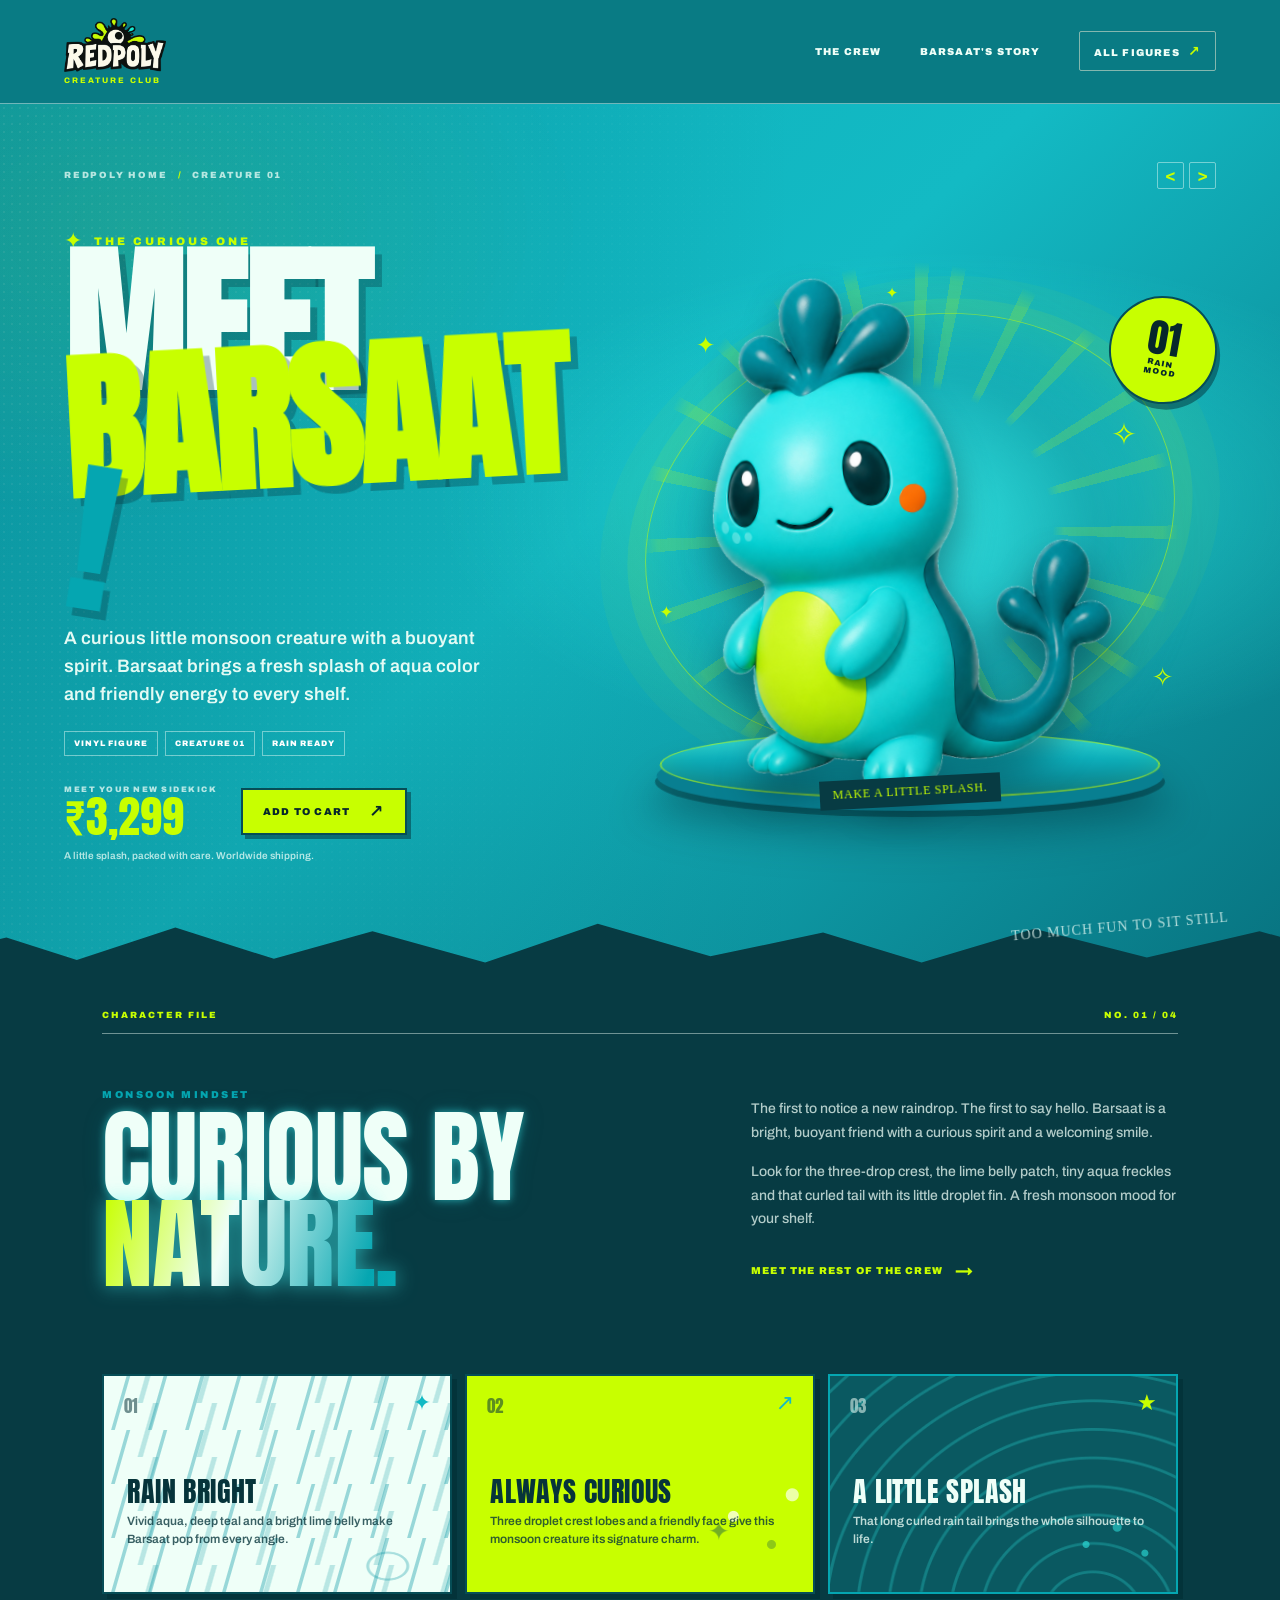
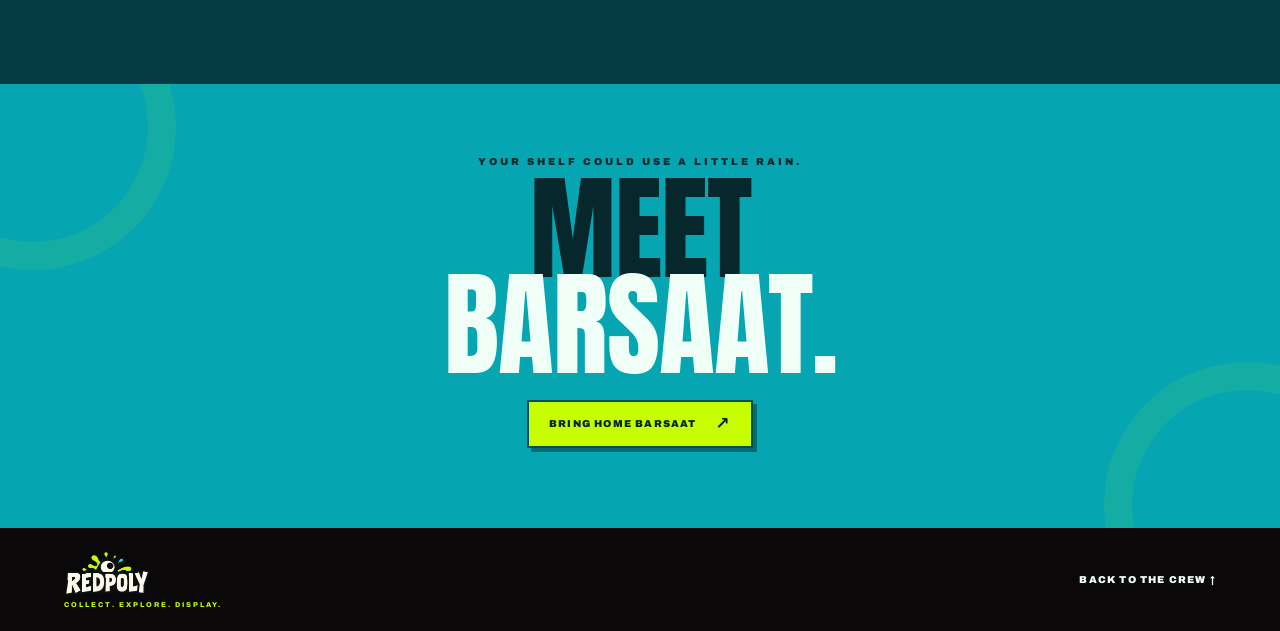
<file: products/barsaat.html>
<!doctype html>
<html lang="en">
<head>
  <meta charset="utf-8" />
  <meta name="viewport" content="width=device-width, initial-scale=1" />
  <title>Barsaat, The Curious One | REDPOLY Collectible Figures</title>
  <meta name="description" content="Meet Barsaat, the curious one. An aqua REDPOLY vinyl creature with a lime belly patch, three-drop crest and curled rain tail. Shop Barsaat for ₹3,299." />
  <meta name="robots" content="index, follow, max-image-preview:large" />
  <meta name="theme-color" content="#13bac4" />
<link rel="icon" type="image/png" sizes="192x192" href="/assets/images/redpoly/favicon.png?v=redpoly-logo-20261114" />
<link rel="shortcut icon" href="/assets/images/redpoly/favicon.ico?v=redpoly-logo-20261114" />
<link rel="apple-touch-icon" href="/assets/images/redpoly/favicon.png?v=redpoly-logo-20261114" />
  <link rel="canonical" href="https://redpoly.justsimpleapps.online/barsaat" />
  <link rel="preconnect" href="https://fonts.googleapis.com" />
  <link rel="preconnect" href="https://fonts.gstatic.com" crossorigin />
  <link href="https://fonts.googleapis.com/css2?family=Anton&family=Archivo:wght@500;600;700;800;900&family=Permanent+Marker&display=swap" rel="stylesheet" />
  <link rel="stylesheet" href="/styles.css?v=char-product-20261114" />
  <link rel="stylesheet" href="/product.css?v=detail-effects-all-20261114" />
  <meta property="og:type" content="product" />
  <meta property="og:site_name" content="REDPOLY" />
  <meta property="og:title" content="Barsaat, The Curious One | REDPOLY" />
  <meta property="og:description" content="A fresh splash of aqua, a bright lime belly and a buoyant little spirit. Meet Barsaat from REDPOLY." />
  <meta property="og:url" content="https://redpoly.justsimpleapps.online/barsaat" />
  <meta property="og:image" content="https://redpoly.justsimpleapps.online/assets/images/redpoly/social/barsaat-og.png" />
  <meta property="og:image:secure_url" content="https://redpoly.justsimpleapps.online/assets/images/redpoly/social/barsaat-og.png" />
  <meta property="og:image:type" content="image/png" />
  <meta property="og:image:width" content="1200" />
  <meta property="og:image:height" content="630" />
  <meta property="og:image:alt" content="Barsaat, the aqua monsoon creature, against a vivid rain-ripple REDPOLY backdrop." />
  <meta property="product:price:amount" content="3299" />
  <meta property="product:price:currency" content="INR" />
  <meta name="twitter:card" content="summary_large_image" />
  <meta name="twitter:title" content="Barsaat, The Curious One | REDPOLY" />
  <meta name="twitter:description" content="A fresh splash of aqua, a bright lime belly and a buoyant little spirit. Meet Barsaat from REDPOLY." />
  <meta name="twitter:image" content="https://redpoly.justsimpleapps.online/assets/images/redpoly/social/barsaat-og.png" />
  <meta name="twitter:image:alt" content="Barsaat, the aqua monsoon creature, against a vivid rain-ripple REDPOLY backdrop." />
  <script type="application/ld+json">
  {
    "@context": "https://schema.org",
    "@type": "Product",
    "name": "Barsaat, The Curious One",
    "description": "Meet Barsaat, the curious one. An aqua REDPOLY vinyl creature with a lime belly patch, three-drop crest and curled rain tail.",
    "image": "https://redpoly.justsimpleapps.online/assets/images/redpoly/characters/barsaat.png",
    "brand": { "@type": "Brand", "name": "REDPOLY" },
    "offers": {
      "@type": "Offer",
      "url": "https://redpoly.justsimpleapps.online/barsaat",
      "priceCurrency": "INR",
      "price": "3299",
      "availability": "https://schema.org/InStock",
      "itemCondition": "https://schema.org/NewCondition"
    }
  }
  </script>
</head>
<body class="creature-page creature-page--barsaat">
  <header class="char-nav">
    <a class="char-wordmark" href="/" aria-label="REDPOLY home"><img class="char-wordmark__logo" src="/assets/images/redpoly/redpoly-logo.png?v=redpoly-logo-20261114" alt="" width="1353" height="711" /><span>CREATURE CLUB</span></a>
    <nav aria-label="Main navigation">
      <a href="/#featured">THE CREW</a>
      <a href="#char-story">BARSAAT'S STORY</a>
      <a class="char-nav__back" href="/#featured">ALL FIGURES <span aria-hidden="true">↗</span></a>
    </nav>
  </header>

  <main>
    <section class="char-hero" aria-labelledby="char-title">
      <div class="char-hero__texture" aria-hidden="true"></div>
      <div class="char-hero__topline">
        <a class="char-breadcrumb" href="/">REDPOLY HOME <span aria-hidden="true">/</span> CREATURE 01</a>
        <nav class="char-product-pager" aria-label="Browse character pages">
          <a href="/aarav" aria-label="Previous character: Aarav" data-transition-image="/assets/images/redpoly/characters/aarav.png?v=creatures-inr-20261114">&lt;</a>
          <a href="/agni" aria-label="Next character: Agni" data-transition-image="/assets/images/redpoly/characters/agni.png?v=creatures-inr-20261114">&gt;</a>
        </nav>
      </div>

      <div class="char-hero__copy">

        <p class="char-kicker"><span class="char-kicker__spark" aria-hidden="true">✦</span> THE CURIOUS ONE</p>
        <h1 id="char-title" aria-label="Meet Barsaat"><span class="char-title__lead">MEET</span><br /><span class="char-title__name">BARSAAT</span><i aria-hidden="true">!</i></h1>
        <p class="char-intro">A curious little monsoon creature with a buoyant spirit. Barsaat brings a fresh splash of aqua color and friendly energy to every shelf.</p>
        <div class="char-tags" aria-label="Character details">
          <span>VINYL FIGURE</span><span>CREATURE 01</span><span>RAIN READY</span>
        </div>
        <div class="char-buy-row">
          <div class="char-price"><span>MEET YOUR NEW SIDEKICK</span><strong>₹3,299</strong></div>
          <button class="char-buy add-btn" type="button" data-name="BARSAAT" aria-label="Add Barsaat to cart for 3,299 rupees">ADD TO CART <span aria-hidden="true">↗</span></button>
        </div>
        <p class="char-shipping">A little splash, packed with care. Worldwide shipping.</p>
      </div>

      <div class="char-stage" aria-label="Barsaat collectible figure artwork">
        <div class="char-stage__ring" aria-hidden="true"></div>
        <div class="char-stage__burst" aria-hidden="true"></div>
        <div class="char-stage__platform" aria-hidden="true"></div>
        <span class="char-spark char-spark--one" aria-hidden="true">✦</span>
        <span class="char-spark char-spark--two" aria-hidden="true">✧</span>
        <span class="char-spark char-spark--three" aria-hidden="true">✦</span>
        <span class="char-spark char-spark--four" aria-hidden="true">✧</span>
        <span class="char-spark char-spark--five" aria-hidden="true">✦</span>
        <img class="char-stage__figure" src="/assets/images/redpoly/characters/barsaat.png?v=creatures-inr-20261114" alt="Barsaat, a vivid aqua creature with a lime belly patch, three droplet crest lobes and a curled tail ending in a three-lobed fin." width="962" height="1219" fetchpriority="high" />
        <span class="char-sticker" aria-hidden="true"><b>01</b><small>RAIN<br />MOOD</small></span>
        <span class="char-stage__caption" aria-hidden="true">MAKE A LITTLE SPLASH.</span>
      </div>
      <div class="char-hero__scribble" aria-hidden="true">TOO MUCH FUN TO SIT STILL</div>
    </section>

    <section class="char-story" id="char-story" aria-labelledby="char-story-title">
      <div class="char-story__eyebrow"><span>CHARACTER FILE</span><span>NO. 01 / 04</span></div>
      <div class="char-story__grid">
        <div>
          <p class="char-overline">MONSOON MINDSET</p>
          <h2 id="char-story-title"><span class="char-story__glow">CURIOUS BY</span><br /><span class="char-story__magic">NATURE.</span></h2>
        </div>
        <div class="char-story__text">
          <p>The first to notice a new raindrop. The first to say hello. Barsaat is a bright, buoyant friend with a curious spirit and a welcoming smile.</p>
          <p>Look for the three-drop crest, the lime belly patch, tiny aqua freckles and that curled tail with its little droplet fin. A fresh monsoon mood for your shelf.</p>
          <a class="char-text-link" href="/#featured">MEET THE REST OF THE CREW <span aria-hidden="true">→</span></a>
        </div>
      </div>
    </section>

    <section class="char-details" aria-label="Barsaat figure highlights">
      <article class="char-detail-card char-detail-card--cream">
        <span class="char-detail-card__num">01</span>
        <span class="char-detail-card__icon" aria-hidden="true">✦</span>
        <h3>RAIN BRIGHT</h3>
        <p>Vivid aqua, deep teal and a bright lime belly make Barsaat pop from every angle.</p>
      </article>
      <article class="char-detail-card char-detail-card--yellow">
        <span class="char-detail-card__num">02</span>
        <span class="char-detail-card__icon" aria-hidden="true">↗</span>
        <h3>ALWAYS CURIOUS</h3>
        <p>Three droplet crest lobes and a friendly face give this monsoon creature its signature charm.</p>
      </article>
      <article class="char-detail-card char-detail-card--dark">
        <span class="char-detail-card__num">03</span>
        <span class="char-detail-card__icon" aria-hidden="true">★</span>
        <h3>A LITTLE SPLASH</h3>
        <p>That long curled rain tail brings the whole silhouette to life.</p>
      </article>
    </section>

    <section class="char-final-cta">
      <p>YOUR SHELF COULD USE A LITTLE RAIN.</p>
      <h2>MEET<br /><span>BARSAAT.</span></h2>
      <button class="char-buy char-buy--final add-btn" type="button" data-name="BARSAAT">BRING HOME BARSAAT <span aria-hidden="true">↗</span></button>
    </section>
  </main>

  <footer class="char-footer">
    <a class="char-wordmark" href="/" aria-label="REDPOLY home"><img class="char-wordmark__logo" src="/assets/images/redpoly/redpoly-logo.png?v=redpoly-logo-20261114" alt="" width="1353" height="711" /><span>COLLECT. EXPLORE. DISPLAY.</span></a>
    <a href="/#featured">BACK TO THE CREW ↑</a>
  </footer>
  <div class="toast" id="toast" role="status" aria-live="polite"></div>
  <script src="/main.js?v=char-product-20261114" defer></script>
</body>
</html>
</file>
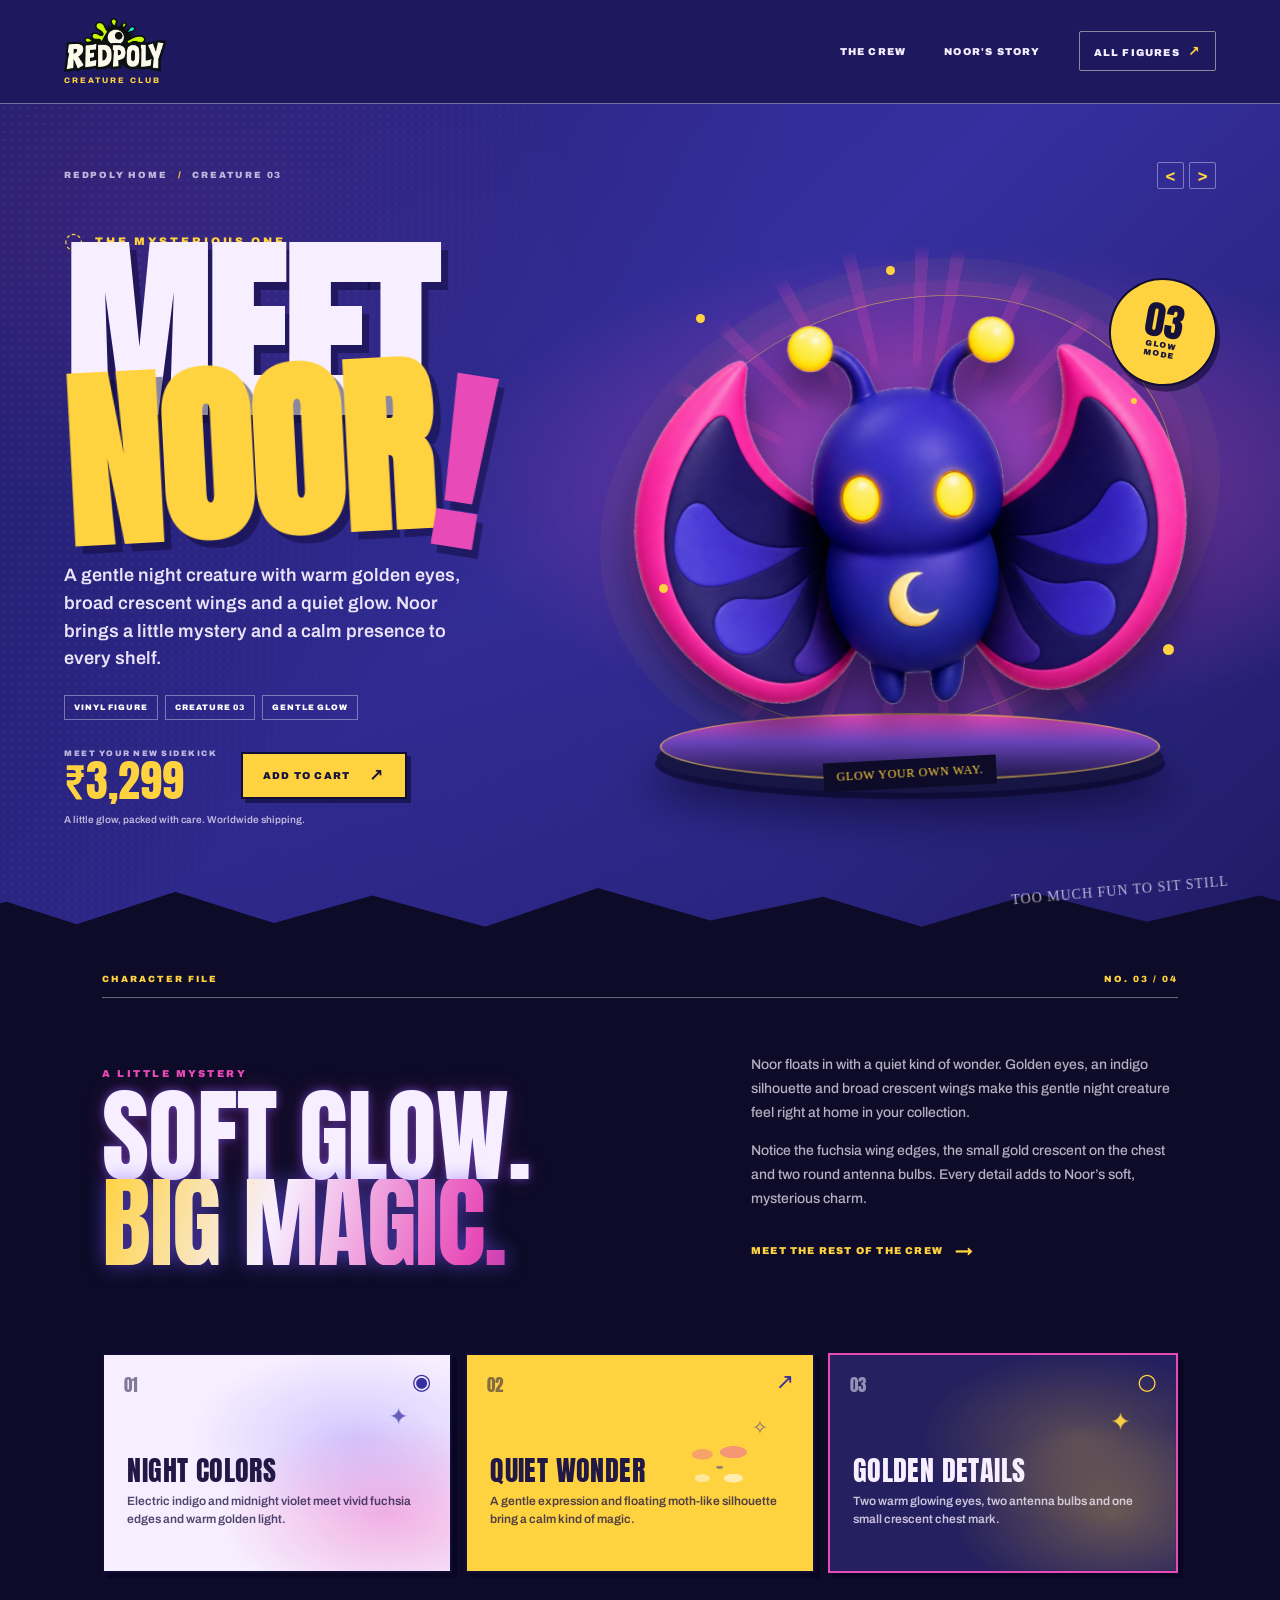
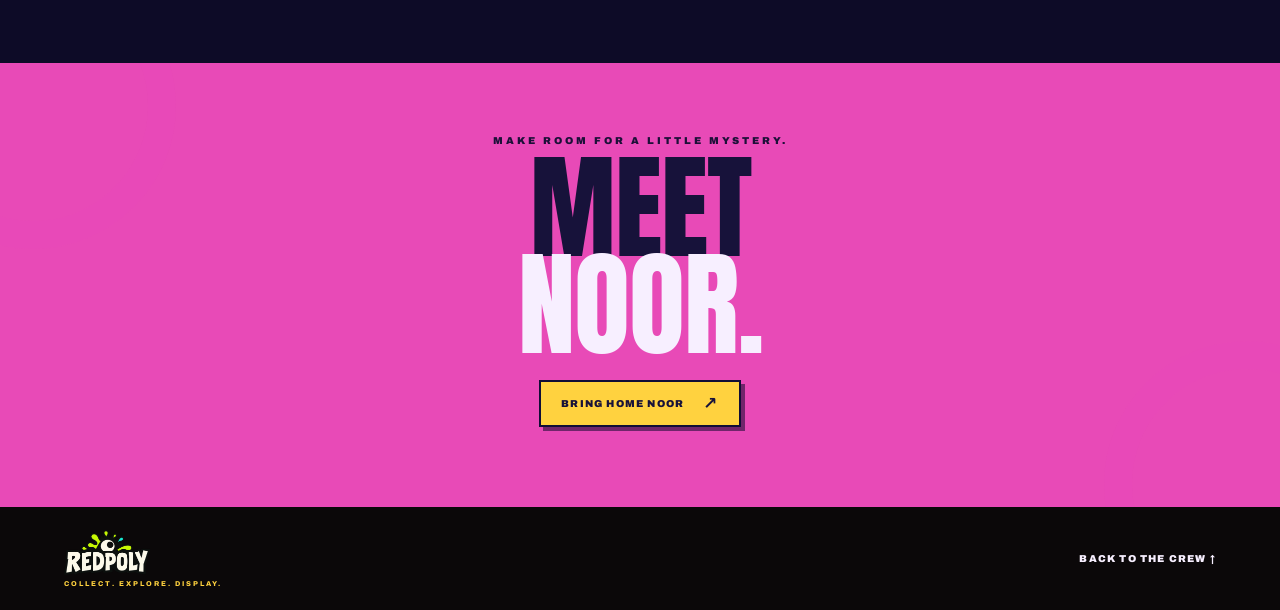
<file: products/noor.html>
<!doctype html>
<html lang="en">
<head>
  <meta charset="utf-8" />
  <meta name="viewport" content="width=device-width, initial-scale=1" />
  <title>Noor, The Mysterious One | REDPOLY Collectible Figures</title>
  <meta name="description" content="Meet Noor, the gentle night creature from REDPOLY. Indigo wings, golden glowing eyes and a soft mysterious presence. Shop Noor for ₹3,299." />
  <meta name="robots" content="index, follow, max-image-preview:large" />
  <meta name="theme-color" content="#352f9f" />
<link rel="icon" type="image/png" sizes="192x192" href="/assets/images/redpoly/favicon.png?v=redpoly-logo-20261114" />
<link rel="shortcut icon" href="/assets/images/redpoly/favicon.ico?v=redpoly-logo-20261114" />
<link rel="apple-touch-icon" href="/assets/images/redpoly/favicon.png?v=redpoly-logo-20261114" />
  <link rel="canonical" href="https://redpoly.justsimpleapps.online/noor" />
  <link rel="preconnect" href="https://fonts.googleapis.com" />
  <link rel="preconnect" href="https://fonts.gstatic.com" crossorigin />
  <link href="https://fonts.googleapis.com/css2?family=Anton&family=Archivo:wght@500;600;700;800;900&family=Permanent+Marker&display=swap" rel="stylesheet" />
  <link rel="stylesheet" href="/styles.css?v=char-product-20261114" />
  <link rel="stylesheet" href="/product.css?v=detail-effects-all-20261114" />
  <meta property="og:type" content="product" />
  <meta property="og:site_name" content="REDPOLY" />
  <meta property="og:title" content="Noor, The Mysterious One | REDPOLY" />
  <meta property="og:description" content="A gentle glow, broad crescent wings and a little mystery. Meet Noor, the indigo night creature from REDPOLY." />
  <meta property="og:url" content="https://redpoly.justsimpleapps.online/noor" />
  <meta property="og:image" content="https://redpoly.justsimpleapps.online/assets/images/redpoly/social/noor-og.png" />
  <meta property="og:image:secure_url" content="https://redpoly.justsimpleapps.online/assets/images/redpoly/social/noor-og.png" />
  <meta property="og:image:type" content="image/png" />
  <meta property="og:image:width" content="1200" />
  <meta property="og:image:height" content="630" />
  <meta property="og:image:alt" content="Noor, the indigo moth creature, against a deep-violet REDPOLY glow backdrop." />
  <meta property="product:price:amount" content="3299" />
  <meta property="product:price:currency" content="INR" />
  <meta name="twitter:card" content="summary_large_image" />
  <meta name="twitter:title" content="Noor, The Mysterious One | REDPOLY" />
  <meta name="twitter:description" content="A gentle glow, broad crescent wings and a little mystery. Meet Noor, the indigo night creature from REDPOLY." />
  <meta name="twitter:image" content="https://redpoly.justsimpleapps.online/assets/images/redpoly/social/noor-og.png" />
  <meta name="twitter:image:alt" content="Noor, the indigo moth creature, against a deep-violet REDPOLY glow backdrop." />
  <script type="application/ld+json">
  {
    "@context": "https://schema.org",
    "@type": "Product",
    "name": "Noor, The Mysterious One",
    "description": "Meet Noor, the gentle night creature from REDPOLY. Indigo wings, golden glowing eyes and a soft mysterious presence.",
    "image": "https://redpoly.justsimpleapps.online/assets/images/redpoly/characters/noor.png",
    "brand": { "@type": "Brand", "name": "REDPOLY" },
    "offers": {
      "@type": "Offer",
      "url": "https://redpoly.justsimpleapps.online/noor",
      "priceCurrency": "INR",
      "price": "3299",
      "availability": "https://schema.org/InStock",
      "itemCondition": "https://schema.org/NewCondition"
    }
  }
  </script>
</head>
<body class="creature-page creature-page--noor">
  <header class="char-nav">
    <a class="char-wordmark" href="/" aria-label="REDPOLY home"><img class="char-wordmark__logo" src="/assets/images/redpoly/redpoly-logo.png?v=redpoly-logo-20261114" alt="" width="1353" height="711" /><span>CREATURE CLUB</span></a>
    <nav aria-label="Main navigation">
      <a href="/#featured">THE CREW</a>
      <a href="#char-story">NOOR'S STORY</a>
      <a class="char-nav__back" href="/#featured">ALL FIGURES <span aria-hidden="true">↗</span></a>
    </nav>
  </header>

  <main>
    <section class="char-hero" aria-labelledby="char-title">
      <div class="char-hero__texture" aria-hidden="true"></div>
      <div class="char-hero__topline">
        <a class="char-breadcrumb" href="/">REDPOLY HOME <span aria-hidden="true">/</span> CREATURE 03</a>
        <nav class="char-product-pager" aria-label="Browse character pages">
          <a href="/agni" aria-label="Previous character: Agni" data-transition-image="/assets/images/redpoly/characters/agni.png?v=creatures-inr-20261114">&lt;</a>
          <a href="/aarav" aria-label="Next character: Aarav" data-transition-image="/assets/images/redpoly/characters/aarav.png?v=creatures-inr-20261114">&gt;</a>
        </nav>
      </div>

      <div class="char-hero__copy">

        <p class="char-kicker"><span class="char-kicker__spark" aria-hidden="true">◌</span> THE MYSTERIOUS ONE</p>
        <h1 id="char-title" aria-label="Meet Noor"><span class="char-title__lead">MEET</span><br /><span class="char-title__name">NOOR</span><i aria-hidden="true">!</i></h1>
        <p class="char-intro">A gentle night creature with warm golden eyes, broad crescent wings and a quiet glow. Noor brings a little mystery and a calm presence to every shelf.</p>
        <div class="char-tags" aria-label="Character details">
          <span>VINYL FIGURE</span><span>CREATURE 03</span><span>GENTLE GLOW</span>
        </div>
        <div class="char-buy-row">
          <div class="char-price"><span>MEET YOUR NEW SIDEKICK</span><strong>₹3,299</strong></div>
          <button class="char-buy add-btn" type="button" data-name="NOOR" aria-label="Add Noor to cart for 3,299 rupees">ADD TO CART <span aria-hidden="true">↗</span></button>
        </div>
        <p class="char-shipping">A little glow, packed with care. Worldwide shipping.</p>
      </div>

      <div class="char-stage" aria-label="Noor collectible figure artwork">
        <div class="char-stage__ring" aria-hidden="true"></div>
        <div class="char-stage__burst" aria-hidden="true"></div>
        <div class="char-stage__platform" aria-hidden="true"></div>
        <span class="char-spark char-spark--one" aria-hidden="true">◉</span>
        <span class="char-spark char-spark--two" aria-hidden="true">✧</span>
        <span class="char-spark char-spark--three" aria-hidden="true">◉</span>
        <span class="char-spark char-spark--four" aria-hidden="true">✧</span>
        <span class="char-spark char-spark--five" aria-hidden="true">◉</span>
        <img class="char-stage__figure" src="/assets/images/redpoly/characters/noor.png?v=creatures-inr-20261114" alt="Noor, a small indigo moth-like creature with two crescent wings, glowing golden eyes and two antennae with round glow bulbs." width="1254" height="911" fetchpriority="high" />
        <span class="char-sticker" aria-hidden="true"><b>03</b><small>GLOW<br />MODE</small></span>
        <span class="char-stage__caption" aria-hidden="true">GLOW YOUR OWN WAY.</span>
      </div>
      <div class="char-hero__scribble" aria-hidden="true">TOO MUCH FUN TO SIT STILL</div>
    </section>

    <section class="char-story" id="char-story" aria-labelledby="char-story-title">
      <div class="char-story__eyebrow"><span>CHARACTER FILE</span><span>NO. 03 / 04</span></div>
      <div class="char-story__grid">
        <div>
          <p class="char-overline">A LITTLE MYSTERY</p>
          <h2 id="char-story-title"><span class="char-story__glow">SOFT GLOW.</span><br /><span class="char-story__magic">BIG MAGIC.</span></h2>
        </div>
        <div class="char-story__text">
          <p>Noor floats in with a quiet kind of wonder. Golden eyes, an indigo silhouette and broad crescent wings make this gentle night creature feel right at home in your collection.</p>
          <p>Notice the fuchsia wing edges, the small gold crescent on the chest and two round antenna bulbs. Every detail adds to Noor’s soft, mysterious charm.</p>
          <a class="char-text-link" href="/#featured">MEET THE REST OF THE CREW <span aria-hidden="true">→</span></a>
        </div>
      </div>
    </section>

    <section class="char-details" aria-label="Noor figure highlights">
      <article class="char-detail-card char-detail-card--cream">
        <span class="char-detail-card__num">01</span>
        <span class="char-detail-card__icon" aria-hidden="true">◉</span>
        <h3>NIGHT COLORS</h3>
        <p>Electric indigo and midnight violet meet vivid fuchsia edges and warm golden light.</p>
      </article>
      <article class="char-detail-card char-detail-card--yellow">
        <span class="char-detail-card__num">02</span>
        <span class="char-detail-card__icon" aria-hidden="true">↗</span>
        <h3>QUIET WONDER</h3>
        <p>A gentle expression and floating moth-like silhouette bring a calm kind of magic.</p>
      </article>
      <article class="char-detail-card char-detail-card--dark">
        <span class="char-detail-card__num">03</span>
        <span class="char-detail-card__icon" aria-hidden="true">○</span>
        <h3>GOLDEN DETAILS</h3>
        <p>Two warm glowing eyes, two antenna bulbs and one small crescent chest mark.</p>
      </article>
    </section>

    <section class="char-final-cta">
      <p>MAKE ROOM FOR A LITTLE MYSTERY.</p>
      <h2>MEET<br /><span>NOOR.</span></h2>
      <button class="char-buy char-buy--final add-btn" type="button" data-name="NOOR">BRING HOME NOOR <span aria-hidden="true">↗</span></button>
    </section>
  </main>

  <footer class="char-footer">
    <a class="char-wordmark" href="/" aria-label="REDPOLY home"><img class="char-wordmark__logo" src="/assets/images/redpoly/redpoly-logo.png?v=redpoly-logo-20261114" alt="" width="1353" height="711" /><span>COLLECT. EXPLORE. DISPLAY.</span></a>
    <a href="/#featured">BACK TO THE CREW ↑</a>
  </footer>
  <div class="toast" id="toast" role="status" aria-live="polite"></div>
  <script src="/main.js?v=char-product-20261114" defer></script>
</body>
</html>
</file>
<file: styles.css>
/* REDPOLY - exact landing page recreation */
:root{
  --lime:#C8FF00;
  --lime-dark:#7ED321;
  --orange:#FF6B1A;
  --black:#0A0A0A;
  --cream:#F4F0E6;
  --ink:#111111;
  --grey:#9A9A9A;
}
*{margin:0;padding:0;box-sizing:border-box}
html{scroll-behavior:smooth}
body{background:var(--black);color:#fff;font-family:'Archivo',system-ui,sans-serif;-webkit-font-smoothing:antialiased;overflow-x:hidden}
img{display:block;max-width:100%}
a{text-decoration:none;color:inherit}
button{font-family:inherit;cursor:pointer}
.sr-only{position:absolute;width:1px;height:1px;overflow:hidden;clip:rect(0 0 0 0);white-space:nowrap}
.wrap{max-width:1280px;margin:0 auto;padding:0 28px}

/* ============ HERO ============ */
.hero{position:relative;background:var(--black);padding:36px 0 0;overflow:hidden}
.hero__splatter{position:absolute;inset:0;pointer-events:none;opacity:.9;
  background:
    radial-gradient(220px 120px at 8% 18%, rgba(200,255,0,.28), transparent 70%),
    radial-gradient(180px 140px at 92% 8%, rgba(200,255,0,.22), transparent 70%),
    radial-gradient(140px 100px at 55% 85%, rgba(200,255,0,.14), transparent 70%),
    radial-gradient(90px 70px at 38% 55%, rgba(200,255,0,.18), transparent 70%);
}
.hero__grid{position:relative;display:grid;grid-template-columns:1.05fr 1fr;gap:32px;align-items:start;z-index:2}
.hero__title{font-family:'Anton',sans-serif;font-size:clamp(52px,7.2vw,96px);line-height:.88;letter-spacing:-.5px;color:var(--lime);text-transform:uppercase;transform:rotate(-2deg);transform-origin:left top;position:relative;display:inline-block}
.hero__title .dot{color:var(--lime)}
.hero__underline{position:absolute;left:2%;bottom:-14px;width:72%;height:10px;background:var(--lime);transform:rotate(-2deg);clip-path:polygon(0 30%,100% 0,98% 100%,2% 70%)}
.hero__copy{margin-top:34px;font-size:15px;line-height:1.55;font-weight:500;color:#F2F2F2;max-width:360px}
.btn-lime{display:inline-flex;align-items:center;gap:10px;margin-top:20px;background:var(--lime);color:var(--black);font-weight:900;font-size:14px;letter-spacing:.4px;text-transform:uppercase;padding:13px 22px;clip-path:polygon(1% 8%,99% 0,100% 88%,97% 100%,3% 96%,0 18%);transition:transform .15s ease, background .15s ease}
.btn-lime:hover{background:#d8ff4d;transform:translateY(-1px) rotate(-.5deg)}
.btn-lime span{font-size:18px;line-height:1}
.hero__feats{display:flex;gap:28px;list-style:none;margin-top:28px;flex-wrap:wrap}
.hero__feats li{display:flex;align-items:center;gap:8px;color:var(--lime)}
.hero__feats svg{width:22px;height:22px;flex:none}
.hero__feats span{font-size:10px;font-weight:800;letter-spacing:.8px;color:#EDEDED;text-transform:uppercase;line-height:1.2}
.hero__right{position:relative}
.hero__boxes{position:relative;height:360px}
.box{position:absolute;margin:0;border:0;box-shadow:none;background:transparent;overflow:visible;filter:drop-shadow(8px 12px 9px rgba(0,0,0,.42))}
.box img{display:block;width:100%;height:100%;padding:0;object-fit:contain}
.hero__side-note{position:absolute;right:-6px;bottom:6px;z-index:4;font-family:'Permanent Marker',cursive;font-size:13px;line-height:1.25;color:#fff;transform:rotate(6deg);text-align:left}
.hero__side-note svg{width:22px;height:22px;display:block;margin-top:6px;color:var(--lime)}
.hero__rocks{position:relative;height:44px;margin-top:18px;background:var(--black);clip-path:polygon(0 55%,4% 30%,9% 55%,15% 25%,22% 50%,30% 20%,38% 48%,46% 28%,54% 52%,62% 22%,70% 50%,78% 26%,86% 52%,93% 30%,100% 55%,100% 100%,0 100%);border-top:3px solid #222}

/* ============ LIMITED ============ */
.limited{position:relative;background:var(--cream);color:var(--ink);padding:44px 0 52px;overflow:hidden}
.limited::before,.limited::after{content:"";position:absolute;left:0;right:0;height:14px;background:var(--black);z-index:3}
.limited::before{top:0;clip-path:polygon(0 100%,2% 40%,5% 80%,9% 30%,14% 70%,20% 35%,27% 75%,34% 40%,41% 80%,48% 30%,55% 70%,62% 38%,69% 78%,76% 32%,83% 72%,90% 40%,96% 75%,100% 45%,100% 0,0 0)}
.limited::after{bottom:0;clip-path:polygon(0 0,3% 60%,7% 20%,12% 70%,18% 30%,25% 65%,32% 25%,39% 70%,46% 30%,53% 68%,60% 28%,67% 72%,74% 32%,81% 66%,88% 26%,94% 62%,100% 35%,100% 100%,0 100%)}
.limited__grid{position:relative;display:grid;grid-template-columns:.95fr 1.25fr .75fr;gap:20px;align-items:center;z-index:2}
.tag-orange{display:inline-block;background:var(--orange);color:#fff;font-weight:900;font-size:11px;letter-spacing:1.2px;text-transform:uppercase;padding:5px 10px;clip-path:polygon(2% 0,98% 5%,100% 90%,96% 100%,4% 95%,0 12%)}
.limited__title{font-family:'Anton',sans-serif;text-transform:uppercase;line-height:.85;margin-top:14px}
.limited__title span{display:block;font-size:clamp(52px,6vw,84px);letter-spacing:-.5px}
.t-black{color:var(--black)}
.t-lime{color:#7ED321}
.limited__sub{margin-top:10px;color:var(--orange);font-weight:900;font-size:13px;letter-spacing:2.5px;text-transform:uppercase}
.limited__copy{margin-top:14px;font-size:14px;line-height:1.55;color:#222;max-width:320px}
.limited__feats{display:flex;list-style:none;margin-top:22px;gap:0}
.limited__feats li{display:flex;align-items:center;gap:8px;padding:0 14px;border-left:2px solid #D8D2C2}
.limited__feats li:first-child{padding-left:0;border-left:none}
.limited__feats svg{width:24px;height:24px;flex:none;color:var(--black)}
.limited__feats span{font-size:10px;font-weight:700;letter-spacing:.6px;text-transform:uppercase;line-height:1.25;color:#333}
.limited__feats strong{font-weight:900;color:var(--black)}
.limited__center{position:relative;text-align:center}
.bolt{position:absolute;width:54px;height:54px;z-index:1}
.bolt--a{left:2%;top:6%}
.bolt--b{right:4%;top:2%;transform:scaleX(-1)}
.scribble{width:70%;margin:2px auto 0;position:relative;z-index:2}
.limited__right{position:relative;display:flex;flex-direction:column;align-items:center;gap:6px}
.price-badge{position:relative;width:168px;height:168px;background:var(--orange);color:var(--black);display:flex;flex-direction:column;align-items:center;justify-content:center;transform:rotate(7deg);clip-path:polygon(50% 0%,62% 8%,78% 4%,88% 16%,100% 22%,96% 38%,100% 52%,92% 66%,96% 82%,82% 90%,70% 100%,54% 94%,38% 100%,24% 92%,10% 96%,4% 80%,0% 64%,6% 48%,0% 32%,10% 18%,22% 10%,36% 6%)}
.price-badge__only{font-weight:900;font-size:12px;letter-spacing:2px}
.price-badge__amount{font-family:'Anton',sans-serif;font-size:62px;line-height:.9;letter-spacing:-1px}
.price-badge__lines{position:absolute;top:-6px;right:-18px;display:flex;flex-direction:column;gap:4px;transform:rotate(18deg)}
.price-badge__lines i{display:block;width:22px;height:4px;background:var(--black);border-radius:2px}
.price-badge__lines i:nth-child(2){width:16px;margin-left:6px}
.price-badge__lines i:nth-child(3){width:10px;margin-left:12px}
.price-arrow{width:56px;height:38px;margin-top:-4px;transform:rotate(-8deg)}
.hand-note{font-family:'Permanent Marker',cursive;font-size:17px;line-height:1.25;color:var(--black);transform:rotate(-4deg);text-align:left;margin-top:4px}
.hand-note svg{width:26px;height:26px;display:block;margin-top:6px}

/* ============ SECTION HEAD ============ */
.featured,.collections{background:var(--black);padding:44px 0 8px}
.collections{padding-top:28px;padding-bottom:44px}
.section-head{display:flex;align-items:flex-end;gap:22px;flex-wrap:wrap;margin-bottom:22px}
.section-head__title{font-family:'Anton',sans-serif;font-size:clamp(32px,4vw,46px);line-height:.95;text-transform:uppercase;color:#fff;display:flex;align-items:center;gap:10px;flex-wrap:wrap}
.section-head__title .lime{color:var(--lime)}
.crown{width:34px;height:34px;flex:none}
.crown--orange{color:var(--orange);transform:rotate(-6deg)}
.section-head__sub{font-size:12px;line-height:1.45;color:var(--grey);font-weight:500}
.section-head__sub--right{margin-left:auto;text-align:left}
.section-head__link{margin-left:auto;color:var(--orange);font-weight:900;font-size:12px;letter-spacing:.6px;text-transform:uppercase;white-space:nowrap}
.section-head__link:hover{text-decoration:underline}

/* ============ PRODUCT CARDS ============ */
.cards{display:grid;grid-template-columns:repeat(4,1fr);gap:16px}
.p-card{background:var(--cream);color:var(--ink);border:3px solid #000;box-shadow:6px 6px 0 #000;overflow:hidden;display:flex;flex-direction:column}
.p-card__img{background:var(--cream)}
.p-card__img img{width:100%;aspect-ratio:290/320;object-fit:cover}
.p-card__body{padding:12px 14px 14px;display:flex;flex-direction:column;flex:1}
.p-card__body h3{font-family:'Anton',sans-serif;font-size:21px;letter-spacing:.3px;text-transform:uppercase;line-height:1}
.p-card__product-link{display:inline-flex;align-items:center;gap:5px}
.p-card__product-link span{color:var(--orange);font:700 14px 'Archivo',sans-serif;transition:transform .18s ease}
.p-card__product-link:hover span{transform:translate(2px,-2px)}
.p-card__sub{margin-top:3px;color:var(--orange);font-weight:900;font-size:10px;letter-spacing:1.2px;text-transform:uppercase}
.p-card__price{margin-top:6px;font-family:'Anton',sans-serif;font-size:21px;line-height:1}
.p-card__price span{font-size:13px;letter-spacing:.5px}
.add-btn{margin-top:10px;width:100%;background:var(--orange);color:var(--black);border:none;font-weight:900;font-size:12px;letter-spacing:.6px;text-transform:uppercase;padding:11px 10px;display:flex;align-items:center;justify-content:center;gap:8px;clip-path:polygon(1% 10%,99% 0,100% 85%,97% 100%,3% 95%,0 20%);transition:background .15s ease, transform .15s ease}
.add-btn svg{width:18px;height:18px}
.add-btn:hover{background:#ff8438;transform:translateY(-1px)}
.add-btn.added{background:var(--lime)}

/* ============ COLLECTIONS ============ */
.collections__grid{display:grid;grid-template-columns:repeat(3,1fr);gap:16px}
.c-card{display:block;border:3px solid #000;box-shadow:6px 6px 0 #000;overflow:hidden;background:var(--cream);transition:transform .18s ease}
.c-card__backdrop{width:100%;aspect-ratio:410/420;object-fit:cover;transition:transform .25s ease}
.c-card__character{transition:transform .25s ease,filter .25s ease}
.c-card:hover{transform:translateY(-3px)}
.c-card:hover .c-card__backdrop{transform:scale(1.03)}
.c-card:hover .c-card__character{transform:translateY(-4px) scale(1.025)}
.c-card--accessories .c-card__character{transform:rotate(-6deg) scale(.96)}
.c-card--accessories:hover .c-card__character{transform:translateY(-4px) rotate(-6deg) scale(.985)}

/* ============ COMIC ORIGIN STORY ============ */
.storyboard{position:relative;isolation:isolate;overflow:hidden;padding:52px 0 48px;background:#15131d;color:#fff;border-top:4px solid #000;border-bottom:4px solid #000}
.storyboard::before{content:"";position:absolute;inset:0;z-index:-1;pointer-events:none;opacity:.14;background-image:radial-gradient(rgba(255,255,255,.72) .75px,transparent .9px);background-size:7px 7px;mask-image:linear-gradient(115deg,#000,transparent 76%)}
.storyboard__wrap{position:relative}
.storyboard__intro{margin-bottom:20px}
.storyboard__issue{display:flex;justify-content:space-between;gap:16px;padding-bottom:10px;border-bottom:1px solid rgba(255,255,255,.26);font-size:10px;font-weight:900;letter-spacing:1.8px;color:var(--lime)}
.storyboard__heading{display:flex;align-items:flex-end;justify-content:space-between;gap:24px;margin-top:17px}
.storyboard__heading h2{font-family:'Anton',sans-serif;font-size:clamp(38px,5vw,62px);line-height:.88;letter-spacing:.2px;color:#fff}
.storyboard__heading h2 span{color:var(--orange)}
.storyboard__heading>p{max-width:330px;padding-bottom:3px;font-size:13px;line-height:1.5;font-weight:600;color:#dedbe8}
.storyboard__splash{position:relative;overflow:hidden;aspect-ratio:1584/672;border:4px solid #000;background:#243b78;box-shadow:8px 8px 0 var(--lime)}
.storyboard__splash img{width:100%;height:100%;object-fit:cover}
.storyboard__caption{position:absolute;left:15px;bottom:14px;padding:7px 11px;background:var(--lime);border:2px solid #000;box-shadow:3px 3px 0 #000;color:#111;font:16px/.95 'Anton',sans-serif;letter-spacing:.5px;transform:rotate(-2deg)}
.storyboard__stamp{position:absolute;top:15px;right:15px;display:grid;place-content:center;width:58px;height:58px;border:2px solid #000;border-radius:50%;background:var(--orange);box-shadow:3px 3px 0 #000;color:#111;text-align:center;font-size:8px;font-weight:900;line-height:1;letter-spacing:1px;transform:rotate(8deg)}
.storyboard__stamp strong{display:block;font:24px/.9 'Anton',sans-serif}
.storyboard__beats{display:grid;grid-template-columns:repeat(4,minmax(0,1fr));gap:12px;margin:23px 0 21px;list-style:none}
.storyboard__beat{position:relative;isolation:isolate;overflow:hidden;min-height:190px;padding:16px 16px 18px;border:3px solid #000;box-shadow:5px 5px 0 #000;color:#111;transition:transform .18s ease,box-shadow .18s ease}
.storyboard__beat::before{content:"";position:absolute;inset:0;z-index:-1;pointer-events:none;opacity:.16;background-image:radial-gradient(rgba(0,0,0,.55) .7px,transparent .9px);background-size:6px 6px;mask-image:linear-gradient(135deg,#000,transparent 80%)}
.storyboard__beat:hover{transform:translateY(-4px) rotate(-.7deg);box-shadow:7px 9px 0 #000}
.storyboard__beat--barsaat{background:#effff8;color:#073b43}
.storyboard__beat--agni{background:#ff7135;color:#28100a}
.storyboard__beat--noor{background:#39318f;color:#fff}
.storyboard__beat--aarav{background:#0a6262;color:#f4f0e6}
.storyboard__beat-no{position:relative;z-index:1;font-size:9px;font-weight:900;letter-spacing:1.1px;opacity:.78}
.storyboard__sfx{position:absolute;top:13px;right:12px;z-index:1;padding:4px 6px;border:2px solid #000;background:var(--lime);box-shadow:2px 2px 0 #000;color:#111;font:13px/.9 'Anton',sans-serif;letter-spacing:.4px;transform:rotate(5deg)}
.storyboard__beat--agni .storyboard__sfx{background:#ffd22e}
.storyboard__beat--noor .storyboard__sfx{background:#ffd23f}
.storyboard__beat--aarav .storyboard__sfx{background:#9deb32}
.storyboard__beat h3{position:relative;z-index:1;margin-top:35px;font:23px/.96 'Anton',sans-serif;letter-spacing:.15px}
.storyboard__beat p{position:relative;z-index:1;max-width:280px;margin-top:8px;font-size:11px;font-weight:600;line-height:1.45}
.storyboard__outro{display:flex;align-items:center;justify-content:space-between;gap:16px}
.storyboard__outro p{font:18px/1 'Permanent Marker',cursive;color:#fff;transform:rotate(-2deg)}
.storyboard__outro a{display:inline-flex;align-items:center;gap:12px;padding:11px 15px;border:3px solid #000;background:var(--lime);box-shadow:4px 4px 0 #000;color:#111;font-size:11px;font-weight:900;letter-spacing:.7px}
.storyboard__outro a span{font-size:17px;line-height:.8}
.storyboard__outro a:hover{transform:translateY(-2px);box-shadow:5px 6px 0 #000}

/* ============ CREW / FOOTER ============ */
.crew{background:var(--lime);color:var(--black);padding:26px 0;border-top:4px solid #000}
.crew__inner{display:flex;align-items:center;justify-content:space-between;gap:24px;flex-wrap:wrap}
.crew__left h2{font-family:'Anton',sans-serif;font-size:clamp(26px,3.4vw,40px);line-height:.95;text-transform:uppercase}
.crew__left p{margin-top:6px;font-size:13px;font-weight:600;max-width:460px;line-height:1.45}
.crew__form{display:flex;gap:0;border:3px solid #000;background:#fff;box-shadow:5px 5px 0 #000}
.crew__form input{border:none;outline:none;padding:13px 14px;font-family:inherit;font-size:14px;min-width:240px;color:var(--black)}
.crew__form button{background:var(--black);color:var(--lime);border:none;font-weight:900;font-size:13px;letter-spacing:.6px;padding:13px 18px;text-transform:uppercase;white-space:nowrap}
.crew__form button:hover{background:#1a1a1a}
.foot{background:var(--black);padding:18px 0 22px}
.foot__inner{display:flex;align-items:flex-end;justify-content:space-between;gap:16px}
.foot__brand{display:flex;flex-direction:column;align-items:flex-start;gap:7px;color:#fff}
.foot__brand-logo{display:block;width:108px;height:auto;max-width:100%}
.foot__brand span{font-family:'Archivo',sans-serif;font-size:11px;font-weight:600;letter-spacing:.4px;color:var(--grey);text-transform:none}
.foot__more{font-family:'Permanent Marker',cursive;font-size:13px;line-height:1.2;color:var(--lime);text-align:right;transform:rotate(-3deg)}

/* toast */
.toast{position:fixed;left:50%;bottom:22px;transform:translate(-50%,20px);background:var(--lime);color:var(--black);font-weight:900;font-size:13px;letter-spacing:.4px;text-transform:uppercase;padding:12px 18px;border:3px solid #000;box-shadow:5px 5px 0 #000;opacity:0;pointer-events:none;transition:opacity .2s ease, transform .2s ease;z-index:50}
.toast.show{opacity:1;transform:translate(-50%,0)}

/* reveal */
[data-reveal]{opacity:0;transform:translateY(14px);transition:opacity .5s ease, transform .5s ease}
[data-reveal].in{opacity:1;transform:none}

/* ============ RESPONSIVE ============ */
@media (max-width:1024px){
  .limited__grid{grid-template-columns:1fr 1fr;grid-template-areas:"left center" "right center"}
  .limited__left{grid-area:left}
  .limited__center{grid-area:center}
  .limited__right{grid-area:right;flex-direction:row;align-items:center;justify-content:flex-start;gap:16px}
  .cards{grid-template-columns:repeat(2,1fr)}
  .collections__grid{grid-template-columns:1fr;max-width:560px;margin:0 auto}
  .storyboard__beats{grid-template-columns:repeat(2,minmax(0,1fr))}
  .hero__grid{grid-template-columns:1fr}
  .hero__boxes{height:320px;max-width:560px}
}
@media (max-width:640px){
  .wrap{padding:0 16px}
  .hero{padding-top:22px}
  .hero__title{font-size:52px}
  .hero__copy{font-size:14px}
  .hero__feats{gap:16px}
  .limited__grid{grid-template-columns:1fr;grid-template-areas:"left" "center" "right"}
  .limited__right{flex-direction:column;align-items:center}
  .cards{grid-template-columns:1fr 1fr;gap:10px}
  .p-card__body h3{font-size:17px}
  .p-card__price{font-size:17px}
  .add-btn{font-size:10px;padding:9px 6px}
  .section-head{gap:10px}
  .section-head__sub--right,.section-head__link{margin-left:0}
  .storyboard{padding:36px 0 38px}
  .storyboard__issue{font-size:8px;letter-spacing:1.2px}
  .storyboard__heading{align-items:flex-start;flex-direction:column;gap:12px}
  .storyboard__heading h2{font-size:clamp(36px,10vw,52px)}
  .storyboard__heading>p{font-size:12px}
  .storyboard__splash{aspect-ratio:2/1}
  .storyboard__splash img{object-fit:contain}
  .storyboard__caption{left:9px;bottom:9px;padding:6px 8px;font-size:12px}
  .storyboard__stamp{top:9px;right:9px;width:48px;height:48px}
  .storyboard__beats{grid-template-columns:1fr;gap:10px}
  .storyboard__beat{min-height:155px;padding:14px}
  .storyboard__beat h3{margin-top:29px;font-size:21px}
  .storyboard__outro{align-items:flex-start;flex-direction:column}
  .crew__form{width:100%}
  .crew__form input{flex:1;min-width:0}
}
@media (max-width:420px){
  .cards{grid-template-columns:1fr}
  .hero__boxes{height:280px}
}

/* Soft-3D image treatments and details kept as live HTML */
.box{isolation:isolate}
.box>img{position:absolute;inset:0;z-index:0}
.p-card__img{position:relative;overflow:hidden;aspect-ratio:290/320}
.p-card__img img{height:100%;object-fit:contain;background:var(--cream);padding:2px}
.p-card__image-link{display:block;width:100%;height:100%;cursor:pointer}
.p-card__image-link:focus-visible{outline:4px solid var(--orange);outline-offset:-4px}
.stock{position:absolute;top:10px;left:10px;z-index:2;padding:5px 8px;background:var(--lime);color:var(--black);font-size:9px;line-height:1;font-weight:900;letter-spacing:.6px;text-transform:uppercase;clip-path:polygon(2% 0,100% 4%,96% 100%,0 92%)}
.heart{position:absolute;top:8px;right:8px;z-index:2;width:30px;height:30px;border:0;border-radius:50%;background:rgba(255,255,255,.92);color:var(--black);display:grid;place-items:center;box-shadow:0 1px 5px rgba(0,0,0,.18)}
.heart svg{width:17px;height:17px}
.heart:hover,.heart.is-favorite{color:var(--orange)}
.heart.is-favorite svg path{fill:var(--orange)}
.card-crown{position:absolute;top:7px;left:50%;z-index:2;transform:translateX(-50%);color:var(--orange);filter:drop-shadow(0 1px 1px rgba(0,0,0,.25))}
.card-crown svg{display:block;width:28px;height:28px}
.c-card{position:relative;isolation:isolate;aspect-ratio:410/420;color:var(--black)}
.c-card__backdrop{position:absolute;inset:0;width:100%;height:100%;object-fit:cover;z-index:-2}
.c-card__character{position:absolute;inset:5% 8% 24%;width:84%;height:70%;object-fit:contain;z-index:2;filter:drop-shadow(0 11px 7px rgba(0,0,0,.24));pointer-events:none}
.c-card::after{content:"";position:absolute;inset:0;z-index:-1;background:linear-gradient(180deg,rgba(0,0,0,.04) 0%,transparent 35%,rgba(0,0,0,.06) 58%,rgba(0,0,0,.58) 100%)}
.c-card--vinyl{color:var(--black)}
.c-card--art,.c-card--accessories{color:#fff}
.c-card__num{position:absolute;top:14px;left:16px;font-family:'Anton',sans-serif;font-size:42px;line-height:1;letter-spacing:-1px;color:var(--black);text-shadow:0 1px rgba(255,255,255,.35)}
.c-card__crown{position:absolute;top:14px;right:14px;color:var(--orange);transform:rotate(-6deg)}
.c-card__crown svg{display:block;width:31px;height:31px}
.c-card__body{position:absolute;left:18px;right:18px;bottom:17px;display:flex;flex-direction:column;align-items:flex-start;gap:4px;text-shadow:0 1px 3px rgba(0,0,0,.3)}
.c-card__body strong{font-family:'Anton',sans-serif;font-size:clamp(21px,2.2vw,30px);line-height:1;text-transform:uppercase;letter-spacing:.2px}
.c-card__body small{font-size:11px;font-weight:700;line-height:1.35}
.c-card__body em{margin-top:5px;font-style:normal;font-size:10px;font-weight:900;letter-spacing:.8px;text-transform:uppercase}
.c-card:hover .c-card__body em{text-decoration:underline}
/* Fit the transparent soft-3D PNG cutouts cleanly into their containers. */
.box>img{object-fit:contain;object-position:center}
@media(max-width:1024px){.c-card{aspect-ratio:410/420}}
@media(max-width:640px){.c-card__num{font-size:36px}.c-card__body{left:14px;right:14px;bottom:13px}.c-card__body small{font-size:10px}}

/* Motion pass: playful, short, and disabled for users who request less motion. */
html.motion-ready .hero__title{animation:hero-title-pop .62s cubic-bezier(.2,.85,.25,1.2) both}
html.motion-ready .hero__underline{transform-origin:left center;animation:underline-draw .58s .24s cubic-bezier(.3,.8,.2,1) both}
html.motion-ready .btn-lime,html.motion-ready .add-btn,html.motion-ready .heart,html.motion-ready .p-card,html.motion-ready .p-card__img img{transition:transform .22s ease,box-shadow .22s ease,background-color .18s ease,color .18s ease,filter .22s ease}
html.motion-ready .btn-lime:active,html.motion-ready .add-btn:active{transform:translateY(1px) scale(.975)}
html.motion-ready .limited::before,html.motion-ready .limited::after{transform:scaleX(0);transition:transform .78s cubic-bezier(.18,.75,.2,1)}
html.motion-ready .limited::before{transform-origin:left center}
html.motion-ready .limited::after{transform-origin:right center}
html.motion-ready .limited.is-visible::before,html.motion-ready .limited.is-visible::after{transform:scaleX(1)}
html.motion-ready .limited.is-visible .price-badge{animation:badge-pop .58s .12s cubic-bezier(.18,.85,.28,1.25) both}
html.motion-ready .limited.is-visible .bolt{animation:bolt-flicker .68s .22s ease-out both}
html.motion-ready .p-card.in:hover{transform:translateY(-6px) rotate(.25deg);box-shadow:8px 12px 0 #000}
html.motion-ready .p-card.in:hover .p-card__img img{transform:scale(1.045)}
html.motion-ready .heart:active{transform:scale(.84)}
html.motion-ready .heart.is-favorite{animation:heart-pop .28s cubic-bezier(.2,.9,.3,1.3)}
html.motion-ready .add-btn.added{animation:cart-confirm .32s ease-out}
html.motion-ready .c-card[data-reveal].in:hover{transform:translateY(-5px) scale(1.01)}
html.motion-ready .c-card[data-reveal].in:hover>img{transform:scale(1.045)}

@keyframes hero-title-pop{
  0%{opacity:0;transform:rotate(-2deg) translateY(14px) scale(.94)}
  72%{opacity:1;transform:rotate(-2deg) translateY(-2px) scale(1.015)}
  100%{opacity:1;transform:rotate(-2deg) translateY(0) scale(1)}
}
@keyframes underline-draw{
  0%{transform:rotate(-2deg) scaleX(0)}
  100%{transform:rotate(-2deg) scaleX(1)}
}
@keyframes badge-pop{
  0%{opacity:0;transform:rotate(7deg) scale(.82)}
  76%{opacity:1;transform:rotate(7deg) scale(1.055)}
  100%{opacity:1;transform:rotate(7deg) scale(1)}
}
@keyframes bolt-flicker{
  0%{opacity:.35;filter:brightness(.8)}
  30%{opacity:1;filter:brightness(1.4)}
  52%{opacity:.72;filter:brightness(.95)}
  100%{opacity:1;filter:brightness(1)}
}
@keyframes heart-pop{
  0%{transform:scale(.82)}
  72%{transform:scale(1.16)}
  100%{transform:scale(1)}
}
@keyframes cart-confirm{
  0%{transform:scale(.96)}
  65%{transform:scale(1.035)}
  100%{transform:scale(1)}
}
@media(prefers-reduced-motion:reduce){
  html{scroll-behavior:auto!important}
  *,*::before,*::after{animation-duration:.01ms!important;animation-iteration-count:1!important;transition-duration:.01ms!important;scroll-behavior:auto!important}
  [data-reveal]{opacity:1!important;transform:none!important}
  .limited::before,.limited::after{transform:none!important}
}

/* New Monsoon Mischief canonical characters: the same master PNGs are reused site-wide. */
.box--barsaat{left:0;top:38px;width:34%;height:320px;z-index:2;transform:rotate(-2deg)}
.box--agni{left:32%;top:0;width:36%;height:350px;z-index:3;transform:rotate(.8deg)}
.box--noor{right:0;top:40px;width:32%;height:320px;z-index:2;transform:rotate(2deg)}
.box--barsaat>img,.box--agni>img,.box--noor>img{padding:0;object-fit:contain}
.barsaat-hero{position:relative;z-index:2;width:auto;max-width:100%;max-height:460px;object-fit:contain;filter:drop-shadow(0 10px 0 rgba(0,0,0,.08))}
.price-badge__amount{font-size:50px}
.c-card--vinyl{background:#9BEA25}
.c-card--art{background:#FF5B19}
.c-card--accessories{background:#3C38B8}
.c-card__backdrop{z-index:-2}
.c-card__character{inset:3% 8% 20%;width:84%;height:77%;z-index:2;filter:drop-shadow(0 12px 8px rgba(0,0,0,.32))}
.c-card::after{z-index:1;background:linear-gradient(180deg,rgba(0,0,0,.02) 0%,transparent 42%,rgba(0,0,0,.08) 60%,rgba(0,0,0,.58) 100%)}
.c-card__num,.c-card__crown,.c-card__body{z-index:3}
html.motion-ready .box--barsaat{animation:box-float-barsaat 5.2s .35s ease-in-out infinite}
html.motion-ready .box--agni{animation:box-float-agni 5.5s .5s ease-in-out infinite}
html.motion-ready .box--noor{animation:box-float-noor 5.8s .7s ease-in-out infinite}
@keyframes box-float-barsaat{0%,100%{transform:rotate(-2deg) translateY(0)}50%{transform:rotate(-2deg) translateY(-5px)}}
@keyframes box-float-agni{0%,100%{transform:rotate(.8deg) translateY(0)}50%{transform:rotate(.8deg) translateY(5px)}}
@keyframes box-float-noor{0%,100%{transform:rotate(2deg) translateY(0)}50%{transform:rotate(2deg) translateY(-4px)}}
@media(max-width:640px){
  .box--barsaat,.box--agni,.box--noor{height:236px;top:30px}
  .box--agni{top:10px}
  .box--barsaat>img,.box--agni>img,.box--noor>img{padding:34px 4px 40px}
  .barsaat-hero{max-height:380px}
  .price-badge__amount{font-size:46px}
}

/* Artsy kinetic type, staggered scroll reveals, and expressive hover states. */
html.motion-ready [data-reveal]{transition-delay:calc(var(--reveal-index,0) * 80ms)}
html.motion-ready .p-card[data-reveal]{transform:translateY(42px) rotate(-2deg) scale(.94);filter:blur(2px)}
html.motion-ready .c-card[data-reveal]{transform:translateY(48px) rotate(1.5deg) scale(.95);filter:blur(2px)}
html.motion-ready .limited__center[data-reveal],html.motion-ready .limited__right[data-reveal],html.motion-ready .section-head[data-reveal],html.motion-ready .limited__left[data-reveal],html.motion-ready .crew__inner[data-reveal]{transform:translateY(24px);filter:blur(1px)}
html.motion-ready [data-reveal].in{filter:blur(0);transition-delay:calc(var(--reveal-index,0) * 80ms)}
html.motion-ready .motion-word{display:inline-block;opacity:0;transform:translateY(.62em) rotate(2deg);filter:blur(4px);will-change:transform,opacity,filter}
html.motion-ready .text-reveal.text-in .motion-word{animation:kinetic-word-in .54s cubic-bezier(.2,.78,.2,1) calc(var(--word-index,0) * 34ms) both}
html.motion-ready .limited__title .motion-word{transform:translateY(.5em) rotate(-3deg)}
html.motion-ready .section-head__title .motion-word{transform:translateY(.55em) rotate(-2deg)}
html.motion-ready .crew__left h2.text-reveal.text-in .motion-word{animation-duration:.46s}
html.motion-ready .p-card.in:hover{transform:perspective(900px) rotateX(var(--tilt-y,0deg)) rotateY(var(--tilt-x,0deg)) translateY(-7px) scale(1.015);box-shadow:9px 15px 0 #000;filter:none}
html.motion-ready .p-card.in:hover .p-card__img img{transform:translateZ(18px) scale(1.055)}
html.motion-ready .p-card__img::after{content:"";position:absolute;inset:-25% auto -25% -65%;width:38%;z-index:1;pointer-events:none;opacity:0;background:linear-gradient(100deg,transparent,rgba(255,255,255,.56),transparent);transform:skewX(-18deg)}
html.motion-ready .p-card.in:hover .p-card__img::after{opacity:1;animation:vinyl-glint .72s ease-out both}
html.motion-ready .c-card[data-reveal].in:hover{transform:translateY(-8px) rotate(-1.2deg) scale(1.02);filter:none}
html.motion-ready .c-card[data-reveal].in:hover>.c-card__backdrop{transform:scale(1.075) rotate(1deg)}
html.motion-ready .c-card[data-reveal].in:hover>.c-card__character{transform:translateY(-4px) scale(1.025)}
html.motion-ready .c-card--accessories[data-reveal].in:hover>.c-card__character{transform:translateY(-4px) rotate(-6deg) scale(.985)}
html.motion-ready .c-card[data-reveal].in:hover .c-card__crown{transform:rotate(9deg) translateY(-3px);transition:transform .28s cubic-bezier(.2,.8,.2,1)}
html.motion-ready .c-card[data-reveal].in:hover .c-card__body em{transform:translateX(5px)}
html.motion-ready .c-card__body em{transition:transform .2s ease}
html.motion-ready .section-head__link:hover span{display:inline-block;animation:arrow-nudge .48s ease-in-out infinite alternate}
html.motion-ready .btn-lime:hover{filter:drop-shadow(5px 5px 0 rgba(200,255,0,.24))}

@keyframes kinetic-word-in{
  0%{opacity:0;transform:translateY(.62em) rotate(2deg);filter:blur(4px)}
  72%{opacity:1;transform:translateY(-.06em) rotate(-.5deg);filter:blur(0)}
  100%{opacity:1;transform:translateY(0) rotate(0);filter:blur(0)}
}
@keyframes vinyl-glint{
  0%{left:-65%;opacity:0}
  15%{opacity:.8}
  100%{left:135%;opacity:0}
}
@keyframes arrow-nudge{from{transform:translateX(0)}to{transform:translateX(4px)}}
@media(prefers-reduced-motion:reduce){
  html.motion-ready [data-reveal],html.motion-ready [data-reveal].in{filter:none;transition:none}
  html.motion-ready .motion-word{opacity:1;transform:none;filter:none;animation:none}
  html.motion-ready .p-card.in:hover,html.motion-ready .c-card[data-reveal].in:hover{transform:none;box-shadow:6px 6px 0 #000}
  html.motion-ready .p-card.in:hover .p-card__img img,html.motion-ready .c-card[data-reveal].in:hover>.c-card__backdrop,html.motion-ready .c-card[data-reveal].in:hover>.c-card__character{transform:none}
  html.motion-ready .c-card--accessories[data-reveal].in:hover>.c-card__character{transform:rotate(-6deg) scale(.96)}
}

/* Brief branded entry splash, shown once per browser tab. */
.brand-splash{position:fixed;inset:0;z-index:9999;display:grid;place-items:center;overflow:hidden;background:radial-gradient(ellipse at 50% 48%,#191d24 0%,#0a0a0a 62%);animation:brand-splash-dismiss .48s cubic-bezier(.55,0,.8,.35) 1.35s forwards}
html.redpoly-splash-seen .brand-splash{display:none}
.brand-splash::before,.brand-splash::after{content:"";position:absolute;inset:50% auto auto 50%;width:min(88vw,760px);aspect-ratio:1;border:1px solid rgba(200,255,0,.12);border-radius:50%;transform:translate(-50%,-50%) scale(.72);box-shadow:0 0 0 26px rgba(200,255,0,.025),0 0 0 58px rgba(255,107,26,.025);animation:brand-splash-ring 2.3s ease-out both}
.brand-splash::after{width:min(68vw,570px);border-color:rgba(30,220,207,.16);animation-delay:.18s}
.brand-splash__content{position:relative;z-index:2;display:flex;flex-direction:column;align-items:center;width:min(90vw,560px);padding:28px 34px 25px;border:1px solid rgba(244,240,230,.14);background:linear-gradient(145deg,rgba(31,30,39,.86),rgba(11,12,15,.84));box-shadow:0 28px 90px rgba(0,0,0,.55),0 0 65px rgba(200,255,0,.09);animation:brand-splash-enter .72s cubic-bezier(.18,.82,.22,1) both}
.brand-splash__kicker{color:var(--lime);font-size:9px;font-weight:900;letter-spacing:3px;text-align:center}
.brand-splash__logo{width:min(100%,440px);height:auto;margin:15px 0 10px;filter:drop-shadow(0 0 22px rgba(200,255,0,.19))}
.brand-splash__tagline{display:flex;align-items:center;gap:10px;color:#f4f0e6;font-size:9px;font-weight:900;letter-spacing:2px}
.brand-splash__tagline i{width:4px;height:4px;border-radius:50%;background:var(--orange);box-shadow:0 0 9px var(--orange)}
.brand-splash__progress{width:min(190px,48vw);height:3px;margin-top:22px;overflow:hidden;background:rgba(244,240,230,.15)}
.brand-splash__progress span{display:block;width:100%;height:100%;background:linear-gradient(90deg,var(--lime),#1edccf,var(--orange));transform:scaleX(0);transform-origin:left;animation:brand-splash-load 1.35s cubic-bezier(.25,.7,.25,1) both}
.brand-splash__orb{position:absolute;z-index:1;width:clamp(90px,16vw,190px);aspect-ratio:1;border-radius:50%;filter:blur(2px);opacity:.82;animation:brand-splash-float 2.8s ease-in-out infinite alternate}
.brand-splash__orb--lime{top:8%;left:12%;background:radial-gradient(circle at 35% 35%,rgba(200,255,0,.48),rgba(200,255,0,.04) 68%,transparent 72%)}
.brand-splash__orb--orange{right:10%;bottom:8%;width:clamp(110px,19vw,230px);background:radial-gradient(circle at 40% 40%,rgba(255,107,26,.35),rgba(255,107,26,.02) 69%,transparent 73%);animation-delay:-1s}
.brand-splash__orb--aqua{top:20%;right:22%;width:clamp(70px,12vw,140px);background:radial-gradient(circle at 40% 40%,rgba(30,220,207,.28),rgba(30,220,207,.02) 68%,transparent 73%);animation-delay:-.6s}
.brand-splash__drop{position:absolute;z-index:1;width:13px;height:19px;border-radius:80% 0 80% 80%;background:var(--lime);box-shadow:0 0 22px rgba(200,255,0,.55);transform:rotate(45deg);animation:brand-splash-drop 1.8s ease-in-out infinite}
.brand-splash__drop--one{top:20%;left:25%}
.brand-splash__drop--two{right:25%;bottom:22%;width:9px;height:13px;background:#20dccf;box-shadow:0 0 18px rgba(32,220,207,.55);animation-delay:-.8s}
@keyframes brand-splash-enter{from{opacity:0;transform:translateY(18px) scale(.96);filter:blur(8px)}to{opacity:1;transform:translateY(0) scale(1);filter:blur(0)}}
@keyframes brand-splash-dismiss{to{opacity:0;visibility:hidden}}
@keyframes brand-splash-ring{0%{opacity:0;transform:translate(-50%,-50%) scale(.68)}35%{opacity:1}100%{opacity:0;transform:translate(-50%,-50%) scale(1.08)}}
@keyframes brand-splash-load{to{transform:scaleX(1)}}
@keyframes brand-splash-float{from{transform:translate3d(0,-8px,0) scale(.95)}to{transform:translate3d(8px,10px,0) scale(1.08)}}
@keyframes brand-splash-drop{0%,100%{translate:0 0;opacity:.6}50%{translate:0 -9px;opacity:1}}
@media(max-width:600px){.brand-splash__content{width:calc(100vw - 34px);padding:24px 18px 21px}.brand-splash__logo{width:min(100%,370px)}.brand-splash__tagline{gap:7px;font-size:8px;letter-spacing:1.4px}.brand-splash__orb--lime{left:-4%}.brand-splash__orb--orange{right:-5%}}
@media(prefers-reduced-motion:reduce){.brand-splash{animation-delay:.18s;animation-duration:.2s}.brand-splash__content,.brand-splash__orb,.brand-splash__drop,.brand-splash::before,.brand-splash::after,.brand-splash__progress span{animation-duration:.01ms!important;animation-iteration-count:1!important}.brand-splash__content{opacity:1;transform:none;filter:none}.brand-splash__progress span{transform:scaleX(1)}}
</file>
<file: stories/stories.css>
.stories-page{min-height:100vh;background:#0a0a0a;color:#f4f0e6;background-image:radial-gradient(rgba(200,255,0,.1) .8px,transparent .9px),radial-gradient(ellipse at 78% 8%,rgba(80,43,120,.28),transparent 34rem);background-size:9px 9px,auto}
.stories-header,.stories-main,.stories-footer{width:min(1180px,calc(100% - 48px));margin-inline:auto}
.stories-header{display:flex;align-items:center;justify-content:space-between;padding:22px 0;border-bottom:1px solid rgba(244,240,230,.18)}
.stories-brand{display:flex;align-items:center;gap:13px;color:var(--lime);font:10px/1 'Archivo',sans-serif;font-weight:900;letter-spacing:1.2px}
.stories-brand img{width:84px;height:45px;object-fit:contain}
.stories-home-link{display:inline-flex;align-items:center;gap:10px;padding:11px 14px;border:1px solid rgba(244,240,230,.45);font-size:10px;font-weight:900;letter-spacing:1px;transition:background .2s,color .2s,transform .2s}
.stories-home-link span{color:var(--lime);font-size:15px}
.stories-home-link:hover{background:var(--lime);color:#111;transform:translateY(-2px)}
.stories-home-link:hover span{color:#111}
.stories-main{padding-bottom:74px}
.stories-hero{position:relative;isolation:isolate;min-height:300px;padding:68px 8% 48px;border-bottom:2px solid #000;background:linear-gradient(112deg,rgba(32,29,47,.96),rgba(12,12,16,.86));overflow:hidden}
.stories-hero::before,.stories-hero::after{content:"";position:absolute;z-index:-1;pointer-events:none}
.stories-hero::before{inset:0;opacity:.18;background:repeating-linear-gradient(135deg,transparent 0 27px,rgba(255,255,255,.2) 28px 29px,transparent 30px 58px);background-size:160% 160%;mask-image:linear-gradient(100deg,#000,transparent 76%);animation:hero-lines-drift 24s linear infinite}
.stories-hero::after{width:380px;height:380px;right:8%;top:-210px;border:1px solid rgba(200,255,0,.25);border-radius:50%;box-shadow:0 0 0 22px rgba(200,255,0,.025),0 0 0 44px rgba(200,255,0,.025);animation:hero-orbit-glow 7s ease-in-out infinite}
.stories-kicker,.stories-hero h1,.stories-intro{animation:hero-content-enter .8s cubic-bezier(.2,.75,.25,1) both}
.stories-kicker{animation-delay:.08s}
.stories-hero h1{animation-delay:.2s}
.stories-intro{animation-delay:.34s}
.stories-stamp{animation:stamp-enter .9s cubic-bezier(.16,1,.3,1) .28s both,stamp-float 5s ease-in-out 1.2s infinite}
@keyframes hero-content-enter{from{opacity:0;transform:translate3d(0,18px,0)}to{opacity:1;transform:translate3d(0,0,0)}}
@keyframes hero-lines-drift{from{background-position:0 0}to{background-position:110px 0}}
@keyframes hero-orbit-glow{0%,100%{opacity:.65;transform:scale(.98)}50%{opacity:1;transform:scale(1.035)}}
@keyframes stamp-enter{0%{opacity:0;transform:translate3d(0,20px,0) rotate(-8deg) scale(.75)}75%{opacity:1;transform:translate3d(0,-3px,0) rotate(12deg) scale(1.04)}100%{opacity:1;transform:translate3d(0,0,0) rotate(9deg) scale(1)}}
@keyframes stamp-float{0%,100%{transform:translateY(0) rotate(9deg)}50%{transform:translateY(-6px) rotate(6deg)}}
.stories-kicker,.stories-overline,.reader-kicker{font-size:9px;font-weight:900;letter-spacing:1.6px;color:var(--lime)}
.stories-kicker{position:relative;z-index:1;display:flex;align-items:center;gap:11px}
.stories-kicker i{width:24px;height:2px;background:var(--orange);transform:rotate(-18deg)}
.stories-hero h1{position:relative;z-index:1;margin-top:16px;font:clamp(46px,8vw,88px)/.9 'Anton',sans-serif;letter-spacing:.2px;color:#fff}
.stories-hero h1 span{display:block;color:var(--lime);text-shadow:4px 4px 0 #181818,-1px -1px 0 #181818}
.stories-intro{position:relative;z-index:1;margin-top:19px;color:#d6d3de;font-size:13px;font-weight:600;line-height:1.65}
.stories-stamp{position:absolute;z-index:1;right:13%;bottom:47px;display:flex;flex-direction:column;align-items:center;justify-content:center;width:92px;height:92px;border:3px solid #090909;border-radius:50%;background:var(--orange);box-shadow:4px 5px 0 var(--lime);color:#111;transform:rotate(9deg)}
.stories-stamp span{font-size:8px;font-weight:900;letter-spacing:1.5px}
.stories-stamp strong{margin-top:3px;font:22px/.84 'Anton',sans-serif;text-align:center}
.issue-shelf{padding-top:35px}
.issue-shelf__heading{display:flex;align-items:flex-end;justify-content:space-between;gap:20px;margin-bottom:16px}
.issue-shelf__heading h2{margin-top:7px;font:clamp(28px,4vw,42px)/.95 'Anton',sans-serif;color:#fff}
.issue-shelf__heading h2 span{color:var(--orange)}
.issue-count{padding-bottom:3px;color:#a7a3ad;font-size:9px;font-weight:800;letter-spacing:1.1px;text-align:right}
.issue-grid{display:grid;grid-template-columns:repeat(2,minmax(0,1fr));gap:20px}
.issue-card{min-width:0;border:2px solid #000;background:#1c1a21;box-shadow:7px 7px 0 #000;transition:transform .2s,box-shadow .2s}
.issue-card:hover{transform:translateY(-4px) rotate(-.25deg);box-shadow:9px 11px 0 #000}
.issue-card__open{display:grid;grid-template-columns:minmax(0,1.05fr) minmax(230px,.95fr);width:100%;height:100%;padding:0;border:0;background:transparent;color:inherit;text-align:left}
.issue-card__cover{position:relative;min-height:240px;overflow:hidden;background:#21223b;border-right:2px solid #000}
.issue-card__cover img{width:100%;height:100%;position:absolute;inset:0;object-fit:cover;transition:transform .35s}
.issue-card:hover .issue-card__cover img{transform:scale(1.045)}
.issue-card__number{position:absolute;top:14px;left:14px;padding:8px 10px;border:2px solid #000;background:var(--lime);box-shadow:3px 3px 0 #000;color:#111;font:15px/.9 'Anton',sans-serif;transform:rotate(-4deg)}
.issue-card__cover-label{position:absolute;right:12px;bottom:12px;padding:6px 8px;background:#111;color:#fff;font-size:8px;font-weight:900;letter-spacing:1.2px}
.issue-card__body{display:flex;flex-direction:column;align-items:flex-start;justify-content:center;padding:clamp(19px,3vw,32px)}
.issue-card__eyebrow{color:var(--orange);font-size:9px;font-weight:900;letter-spacing:1.4px}
.issue-card__body h3{margin-top:9px;font:clamp(25px,3vw,38px)/.98 'Anton',sans-serif;color:#fff;text-transform:uppercase}
.issue-card__description{margin-top:11px;color:#c7c2ce;font-size:12px;font-weight:600;line-height:1.55}
.issue-card__meta{display:flex;flex-wrap:wrap;gap:7px;margin-top:17px}
.issue-card__meta span{padding:6px 8px;border:1px solid rgba(244,240,230,.22);color:#dedbe6;font-size:8px;font-weight:900;letter-spacing:.8px}
.issue-card__cta{display:inline-flex;align-items:center;gap:14px;margin-top:20px;padding:11px 14px;background:var(--lime);box-shadow:4px 4px 0 #000;color:#111;font-size:10px;font-weight:900;letter-spacing:1px;transition:transform .18s,box-shadow .18s}
.issue-card:hover .issue-card__cta{transform:translate(2px,2px);box-shadow:2px 2px 0 #000}
.issue-card__cta b{font-size:17px;line-height:.8}
.shelf-status{grid-column:1/-1;padding:25px;color:#c7c2ce;font-size:13px}
.shelf-status--error{border:1px solid #7a3630;color:#ffd2c9}
.stories-footer{display:flex;justify-content:space-between;gap:20px;padding:20px 0 28px;border-top:1px solid rgba(244,240,230,.16);color:#a7a3ad;font-size:8px;font-weight:900;letter-spacing:1px}
.stories-footer>a{color:var(--lime)}
.stories-footer>a span{color:#a7a3ad}

 .reader-dialog{width:min(1040px,calc(100vw - 28px));height:min(96dvh,1120px);max-width:none;max-height:none;margin:auto;padding:0;overflow:hidden;border:2px solid #080808;background:#111014;color:#f4f0e6;box-shadow:0 28px 100px rgba(0,0,0,.75)}
.reader-dialog::backdrop{background:rgba(4,4,8,.88);backdrop-filter:blur(5px)}
.reader-shell{display:grid;grid-template-rows:auto minmax(0,1fr) auto;height:100%;min-height:0;overflow:hidden}
.reader-toolbar{position:relative;z-index:2;display:flex;align-items:center;justify-content:space-between;gap:18px;min-height:62px;padding:10px 18px;border-bottom:2px solid #000;background:#1d1b23}
.reader-toolbar__title{min-width:0}
.reader-kicker{color:var(--orange);font-size:8px;letter-spacing:1.5px;font-weight:900}
.reader-toolbar h2{overflow:hidden;margin-top:5px;color:#fff;font:clamp(20px,3vw,28px)/1 'Anton',sans-serif;text-overflow:ellipsis;white-space:nowrap}
.reader-close{flex:none;width:40px;height:40px;border:1px solid rgba(244,240,230,.32);background:transparent;color:#fff;font-size:29px;line-height:1}
.reader-close:hover{background:var(--orange);color:#111}
.reader-stage{display:grid;grid-template-columns:56px minmax(0,1fr) 56px;grid-template-rows:minmax(0,1fr);align-items:center;justify-items:center;gap:14px;min-width:0;min-height:0;overflow:hidden;padding:12px 16px;background:radial-gradient(ellipse at 50% 42%,rgba(200,255,0,.09),transparent 38%),radial-gradient(ellipse at 50% 52%,#34333c,#17161d 72%);touch-action:pan-y}
.reader-arrow{display:grid;place-items:center;width:46px;height:54px;border:2px solid #050505;border-radius:50%;background:var(--lime);box-shadow:3px 4px 0 #050505;color:#111;font-size:25px;font-weight:900;transition:transform .16s,box-shadow .16s}
.reader-arrow:hover:not(:disabled){transform:translateY(-2px);box-shadow:5px 6px 0 #050505}
.reader-arrow:disabled,.reader-page-button:disabled{opacity:.36;cursor:not-allowed}
.reader-figure{display:flex;align-items:center;justify-content:center;width:100%;height:100%;min-width:0;min-height:0;overflow:hidden;margin:0}
.reader-figure img{display:block;width:auto;height:auto;max-width:100%;max-height:100%;object-fit:contain;background:#f4f0e6;box-shadow:0 10px 32px rgba(0,0,0,.5);user-select:none;-webkit-user-drag:none}
.reader-footer{position:relative;z-index:2;display:grid;grid-template-columns:minmax(120px,1fr) minmax(110px,auto) minmax(120px,1fr);align-items:center;gap:16px;min-height:68px;padding:10px 18px;border-top:2px solid #050505;background:#1a181f}
.reader-page-button{padding:10px 12px;border:1px solid rgba(244,240,230,.25);background:#111014;color:#f4f0e6;font-size:9px;font-weight:900;letter-spacing:.9px;white-space:nowrap}
.reader-page-button:first-child{justify-self:start}
.reader-page-button:last-child{justify-self:end}
.reader-page-button:hover:not(:disabled){border-color:var(--lime);color:var(--lime)}
.reader-page-status{display:grid;justify-items:center;gap:6px;color:var(--lime);font:16px/1 'Anton',sans-serif;white-space:nowrap}
.reader-progress{width:min(180px,32vw);height:3px;background:#403c46}
.reader-progress span{display:block;width:0;height:100%;background:var(--lime);transition:width .25s}

@media(max-width:640px){
  .stories-header,.stories-main,.stories-footer{width:calc(100% - 30px)}
  .stories-header{padding:16px 0}
  .stories-brand img{width:67px;height:36px}
  .stories-brand{font-size:8px;gap:8px}
  .stories-home-link{padding:9px 8px;font-size:8px;letter-spacing:.6px}
  .stories-hero{min-height:260px;padding:51px 16px 33px}
  .stories-hero h1{font-size:clamp(43px,12vw,62px)}
  .stories-intro{font-size:11px}
  .stories-stamp{right:16px;bottom:20px;width:65px;height:65px;border-width:2px}
  .stories-stamp strong{font-size:17px}
  .stories-stamp span{font-size:6px}
  .issue-shelf{padding-top:27px}
  .issue-shelf__heading{align-items:flex-start;flex-direction:column;gap:8px;margin-bottom:13px}
  .issue-count{text-align:left;font-size:8px}
  .issue-grid{grid-template-columns:1fr;gap:15px}
  .issue-card__open{grid-template-columns:1fr}
  .issue-card__cover{min-height:190px;aspect-ratio:16/8;border-right:0;border-bottom:2px solid #000}
  .issue-card__body{padding:19px}
  .issue-card__body h3{font-size:31px}
  .stories-footer{flex-direction:column;gap:8px;padding-bottom:20px;font-size:7px}
  .reader-dialog{width:100vw;height:100dvh;border:0}
  .reader-toolbar{padding:10px 12px}
  .reader-toolbar h2{font-size:20px}
  .reader-close{width:36px;height:36px}
  .reader-stage{grid-template-columns:38px minmax(0,1fr) 38px;gap:3px;padding:8px 3px}
  .reader-arrow{width:32px;height:40px;font-size:19px}
  .reader-figure img{max-height:100%;max-width:100%}
  .reader-footer{grid-template-columns:1fr auto 1fr;gap:6px;padding:10px 8px}
  .reader-page-button{padding:9px 6px;font-size:7px;letter-spacing:.4px}
  .reader-page-status{font-size:14px}
  .reader-progress{width:70px}
}
@media(prefers-reduced-motion:reduce){.issue-card,.issue-card__cover img,.stories-home-link,.reader-arrow,.reader-progress span{transition:none!important}.issue-card:hover{transform:none}.stories-kicker,.stories-hero h1,.stories-intro,.stories-stamp,.stories-hero::before,.stories-hero::after{animation:none!important;opacity:1}.stories-stamp{transform:rotate(9deg)}}
</file>
<file: product.css>
/* Shared animated character product page with per-character color themes. */
body.creature-page{--character-primary:#d91621;--character-mid:#bd101b;--character-dark:#8d0b16;--character-deep:#a80918;--character-hot:#ff4b20;--character-accent:#ffd22e;--character-light:#fff3d8;--character-ink:#21100b;--character-story:#160b0d;--character-card-dark:#63101b;--character-glow:rgba(255,116,31,.52);--character-glow-soft:rgba(255,155,36,.58);--character-glow-faint:rgba(255,105,22,.23);--character-accent-soft:rgba(255,203,51,.18);--character-ring:rgba(255,221,102,.53);--character-accent-halo:rgba(255,194,68,.08);--character-accent-halo-strong:rgba(255,194,68,.045);--character-accent-inset:rgba(255,201,53,.1);--character-shadow:rgba(58,3,9,.42);--character-text-shadow:rgba(92,4,13,.35);--character-nav:rgba(133,9,20,.42);--character-soft-shade:rgba(77,3,10,.22);--character-muted:rgba(255,243,216,.72);--character-muted-strong:rgba(255,243,216,.92);--character-muted-border:rgba(255,243,216,.4);--character-muted-border-strong:rgba(255,243,216,.5);--character-card-ink:#261014;--character-button-shadow:rgba(54,5,9,.5);--character-final-ink:#1a0a0c;--character-accent-bright:#ffe16e;--character-plate-top:#ff7b26;--character-plate-mid:#ca281b;--character-plate-bottom:#63101a;--character-border:#210b0c;background:var(--character-primary);color:var(--character-light)}
body.creature-page--barsaat{--character-primary:#13bac4;--character-mid:#0daeba;--character-dark:#087f91;--character-deep:#087380;--character-hot:#05a6b1;--character-accent:#c8ff00;--character-light:#effff8;--character-ink:#06272b;--character-story:#073b43;--character-card-dark:#0a5961;--character-glow:rgba(46,241,228,.52);--character-glow-soft:rgba(64,242,243,.58);--character-glow-faint:rgba(16,128,143,.25);--character-accent-soft:rgba(200,255,0,.18);--character-ring:rgba(200,255,0,.55);--character-accent-halo:rgba(200,255,0,.08);--character-accent-halo-strong:rgba(200,255,0,.04);--character-accent-inset:rgba(200,255,0,.1);--character-shadow:rgba(1,42,50,.45);--character-text-shadow:rgba(2,48,55,.3);--character-nav:rgba(3,72,80,.55);--character-soft-shade:rgba(3,63,70,.22);--character-muted:rgba(239,255,248,.74);--character-muted-strong:rgba(239,255,248,.95);--character-muted-border:rgba(239,255,248,.45);--character-card-ink:#06343a;--character-button-shadow:rgba(2,51,58,.5);--character-final-ink:#06272b;--character-accent-bright:#ddff55;--character-plate-top:#31dbe0;--character-plate-mid:#0daeba;--character-plate-bottom:#087380;--character-border:#064d56}
body.creature-page--noor{--character-primary:#352f9f;--character-mid:#292481;--character-dark:#171544;--character-deep:#201b65;--character-hot:#e84ab7;--character-accent:#ffd23f;--character-light:#f7efff;--character-ink:#17123a;--character-story:#0d0b27;--character-card-dark:#25205f;--character-glow:rgba(232,74,183,.5);--character-glow-soft:rgba(118,87,255,.58);--character-glow-faint:rgba(232,74,183,.26);--character-accent-soft:rgba(232,74,183,.2);--character-ring:rgba(255,210,63,.55);--character-accent-halo:rgba(232,74,183,.09);--character-accent-halo-strong:rgba(255,210,63,.045);--character-accent-inset:rgba(232,74,183,.12);--character-shadow:rgba(7,5,35,.58);--character-text-shadow:rgba(11,7,47,.45);--character-nav:rgba(16,13,54,.6);--character-soft-shade:rgba(13,10,48,.24);--character-muted:rgba(247,239,255,.72);--character-muted-strong:rgba(247,239,255,.94);--character-muted-border:rgba(247,239,255,.4);--character-card-ink:#211846;--character-button-shadow:rgba(14,9,45,.55);--character-final-ink:#1c1038;--character-accent-bright:#ffe27a;--character-plate-top:#e84ab7;--character-plate-mid:#6b45bb;--character-plate-bottom:#171544;--character-border:#100d36}
body.creature-page--aarav{--character-primary:#0caaa5;--character-mid:#0c9993;--character-dark:#087f80;--character-deep:#08666b;--character-hot:#4ed4b8;--character-accent:#9deb32;--character-light:#f4f0e6;--character-ink:#063336;--character-story:#083d3e;--character-card-dark:#0c6262;--character-glow:rgba(157,235,50,.45);--character-glow-soft:rgba(114,224,164,.5);--character-glow-faint:rgba(8,102,107,.28);--character-accent-soft:rgba(157,235,50,.18);--character-ring:rgba(244,240,230,.55);--character-accent-halo:rgba(157,235,50,.08);--character-accent-halo-strong:rgba(244,240,230,.045);--character-accent-inset:rgba(157,235,50,.1);--character-shadow:rgba(2,37,40,.5);--character-text-shadow:rgba(3,51,51,.34);--character-nav:rgba(5,66,65,.55);--character-soft-shade:rgba(5,61,62,.22);--character-muted:rgba(244,240,230,.74);--character-muted-strong:rgba(244,240,230,.96);--character-muted-border:rgba(244,240,230,.42);--character-card-ink:#063336;--character-button-shadow:rgba(3,49,47,.5);--character-final-ink:#083332;--character-accent-bright:#c2f46b;--character-plate-top:#65dcc0;--character-plate-mid:#0c9993;--character-plate-bottom:#087f80;--character-border:#064f52}
body.creature-page--noor .char-spark{width:9px;height:9px;border-radius:50%;background:var(--character-accent);font-size:0;box-shadow:0 0 16px var(--character-accent-halo-strong)}
body.creature-page--noor .char-spark--two{width:6px;height:6px}
body.creature-page--noor .char-spark--four{width:11px;height:11px}
.char-nav{position:relative;z-index:5;display:flex;align-items:center;justify-content:space-between;gap:24px;width:100%;max-width:none;margin:auto;padding:18px max(clamp(20px,5vw,76px),calc((100vw - 1440px)/2 + clamp(20px,5vw,76px)));border-bottom:1px solid var(--character-muted-border);background:var(--character-nav)}
.char-wordmark{display:flex;flex-direction:column;align-items:flex-start;gap:5px;color:#fff}
.char-wordmark__logo{display:block;width:clamp(86px,8vw,108px);height:auto;max-width:100%}
.char-wordmark span{color:var(--character-accent);font:800 8px/1 'Archivo',sans-serif;letter-spacing:2px}
.char-nav nav{display:flex;align-items:center;gap:clamp(14px,3vw,38px)}
.char-nav nav a,.char-footer>a:last-child{font-size:10px;font-weight:900;letter-spacing:1.2px}
.char-nav nav a:hover,.char-footer>a:last-child:hover{color:var(--character-accent)}
.char-nav__back{padding:11px 14px;border:1px solid var(--character-muted-border-strong);border-radius:2px}
.char-nav__back span{color:var(--character-accent);font-size:14px;margin-left:5px}

.char-hero{position:relative;isolation:isolate;display:grid;grid-template-columns:minmax(0,.9fr) minmax(390px,1.1fr);align-items:center;gap:clamp(12px,3vw,56px);width:100%;max-width:none;min-height:690px;margin:auto;padding:48px max(clamp(20px,5vw,76px),calc((100vw - 1440px)/2 + clamp(20px,5vw,76px))) 76px;overflow:hidden;background:radial-gradient(ellipse at 74% 46%,var(--character-glow),transparent 38%),linear-gradient(137deg,var(--character-mid) 0%,var(--character-primary) 47%,var(--character-deep) 100%)}
.char-hero::before{content:"";position:absolute;inset:0;z-index:-2;opacity:.23;background-image:radial-gradient(var(--character-muted-border) .8px,transparent 1px);background-size:8px 8px;mask-image:linear-gradient(110deg,#000,transparent 53%)}
.char-hero::after{content:"";position:absolute;inset:auto -5% -44px;height:125px;z-index:2;background:var(--character-story);clip-path:polygon(0 48%,5% 35%,10% 53%,17% 27%,24% 52%,31% 30%,39% 55%,47% 24%,55% 50%,63% 31%,70% 55%,78% 28%,86% 51%,94% 30%,100% 48%,100% 100%,0 100%)}
.char-hero__texture{position:absolute;inset:0;z-index:-1;pointer-events:none;background:radial-gradient(ellipse at 10% 14%,var(--character-accent-halo),transparent 28%),linear-gradient(90deg,var(--character-soft-shade),transparent 62%)}
.char-hero__copy{position:relative;z-index:3;max-width:570px;padding:24px 0 38px}
.char-hero__topline{position:absolute;z-index:4;top:58px;left:max(clamp(20px,5vw,76px),calc((100vw - 1440px)/2 + clamp(20px,5vw,76px)));right:max(clamp(20px,5vw,76px),calc((100vw - 1440px)/2 + clamp(20px,5vw,76px)));display:flex;align-items:center;justify-content:space-between;gap:14px}
.char-breadcrumb{display:inline-flex;gap:10px;align-items:center;font-size:9px;font-weight:900;letter-spacing:1.8px;color:var(--character-muted)}
.char-breadcrumb span{color:var(--character-accent)}
.char-product-pager{display:flex;align-items:center;gap:5px;flex:none}
.char-product-pager a{display:grid;place-items:center;width:27px;height:27px;border:1px solid var(--character-muted-border);border-radius:2px;color:var(--character-accent);font:800 17px/1 'Archivo',sans-serif;transition:color .18s ease,background-color .18s ease,border-color .18s ease,transform .18s ease}
.char-product-pager a:hover{transform:translateY(-2px);border-color:var(--character-accent);background:var(--character-accent);color:var(--character-ink)}
.char-product-pager a:focus-visible{outline:2px solid var(--character-light);outline-offset:3px}
.char-kicker{display:flex;align-items:center;gap:9px;margin-top:54px;font-size:11px;font-weight:900;letter-spacing:3px;color:var(--character-accent)}
.char-kicker__spark{font-size:22px;line-height:1}
.char-hero h1{position:relative;margin-top:16px;font-family:'Anton',sans-serif;font-size:clamp(98px,15vw,202px);line-height:.69;letter-spacing:-2px;text-transform:uppercase;color:var(--character-light);text-shadow:7px 8px 0 var(--character-text-shadow)}
.char-hero h1 .char-title__lead{display:inline-block;color:var(--character-light);transform:none}
.char-hero h1 .char-title__name{display:inline-block;color:var(--character-accent);transform:rotate(-3deg);transform-origin:left center}
.char-hero h1 i{display:inline-block;margin-left:8px;color:var(--character-hot);font-style:normal;transform:rotate(9deg)}
html.motion-ready .char-hero h1 .char-title__letter{animation:char-letter-arrive .62s cubic-bezier(.18,.76,.2,1) calc(180ms + var(--letter-index)*58ms) both;transform-origin:50% 100%;will-change:transform,opacity,filter}
.char-intro{max-width:425px;margin-top:29px;font-size:clamp(15px,1.5vw,18px);font-weight:600;line-height:1.55;color:var(--character-muted-strong)}
.char-tags{display:flex;flex-wrap:wrap;gap:7px;margin-top:22px}
.char-tags span{padding:7px 9px;border:1px solid var(--character-muted-border);font-size:8px;font-weight:900;letter-spacing:1px;color:#fff;text-transform:uppercase}
.char-buy-row{display:flex;align-items:center;gap:24px;margin-top:29px}
.char-price{display:flex;flex-direction:column;gap:2px}
.char-price span{font-size:8px;font-weight:900;letter-spacing:1.5px;color:var(--character-muted)}
.char-price strong{font:44px/.95 'Anton',sans-serif;color:var(--character-accent)}
.char-buy{display:flex;justify-content:center;align-items:center;gap:19px;width:auto;margin:0;padding:15px 20px;background:var(--character-accent);color:var(--character-ink);border:2px solid var(--character-border);box-shadow:4px 4px 0 var(--character-button-shadow);font-size:10px;font-weight:900;letter-spacing:1.2px;clip-path:none;transition:transform .18s ease,background-color .18s ease}
.char-buy:hover{transform:translateY(-3px) rotate(-1deg);background:var(--character-accent-bright)}
.char-buy span{font-size:17px;line-height:.8}
.char-buy.added{background:var(--character-light)}
.char-shipping{margin-top:12px;font-size:10px;font-weight:600;color:var(--character-muted)}

.char-stage{position:relative;z-index:3;isolation:isolate;display:grid;place-items:center;min-height:600px;--stage-tilt-x:0deg;--stage-tilt-y:0deg;transform:perspective(1000px) rotateX(var(--stage-tilt-y)) rotateY(var(--stage-tilt-x)) translateY(5px);transition:transform .22s ease-out}
.char-stage::before{content:"";position:absolute;z-index:-2;left:8%;right:4%;top:8%;bottom:4%;border-radius:50%;background:radial-gradient(ellipse,var(--character-glow-soft) 0%,var(--character-glow-faint) 45%,transparent 72%);filter:blur(9px)}
.char-stage__ring{position:absolute;z-index:-1;width:min(90%,540px);aspect-ratio:1;border:1px solid var(--character-ring);border-radius:50%;box-shadow:0 0 0 18px var(--character-accent-halo),0 0 0 46px var(--character-accent-halo-strong),inset 0 0 70px var(--character-accent-inset);transform:rotate(-18deg) scaleY(.78)}
.char-stage__platform{position:absolute;z-index:0;bottom:5%;left:50%;width:min(83%,500px);height:73px;border:2px solid var(--character-ring);border-radius:50%;background:linear-gradient(180deg,var(--character-plate-top) 0%,var(--character-plate-mid) 43%,var(--character-plate-bottom) 100%);box-shadow:0 12px 0 var(--character-dark),0 18px 0 var(--character-shadow),0 32px 40px var(--character-shadow),inset 0 0 22px var(--character-accent-halo);transform:translateX(-50%) perspective(360px) rotateX(22deg)}
.char-stage__burst{position:absolute;z-index:-1;width:min(91%,560px);aspect-ratio:1;background:repeating-conic-gradient(from 9deg,var(--character-accent-soft) 0 3deg,transparent 3deg 16deg);mask-image:radial-gradient(circle,transparent 0 36%,#000 39% 64%,transparent 68%)}
.char-spark{position:absolute;z-index:2;color:var(--character-accent);font-size:23px;text-shadow:0 0 16px var(--character-accent-halo-strong);pointer-events:none}
.char-spark--one{top:17%;left:15%}.char-spark--two{top:31%;right:13%;font-size:31px}.char-spark--three{top:62%;left:9%;font-size:17px}.char-spark--four{top:72%;right:7%;font-size:26px}.char-spark--five{top:9%;left:46%;font-size:15px}
.char-stage__figure{position:relative;z-index:1;width:min(100%,520px);max-height:570px;object-fit:contain;filter:drop-shadow(0 22px 18px var(--character-shadow));transform:rotate(-3deg)}
.char-sticker{position:absolute;z-index:3;top:11%;right:0;display:flex;flex-direction:column;align-items:center;justify-content:center;width:108px;height:108px;border:2px solid var(--character-border);border-radius:50%;background:var(--character-accent);color:var(--character-ink);text-align:center;transform:rotate(10deg);box-shadow:4px 5px 0 var(--character-button-shadow)}
.char-sticker b{font:39px/.8 'Anton',sans-serif}
.char-sticker small{margin-top:6px;font-size:8px;font-weight:900;line-height:1.05;letter-spacing:1px}
.char-stage__caption{position:absolute;z-index:3;bottom:4%;left:50%;width:max-content;padding:7px 13px;background:var(--character-story);color:var(--character-accent);font:12px 'Permanent Marker',cursive;letter-spacing:.7px;transform:translateX(-50%) rotate(-3deg)}
.char-hero__scribble{position:absolute;z-index:3;right:4%;bottom:40px;color:var(--character-muted);font:14px 'Permanent Marker',cursive;letter-spacing:1px;transform:rotate(-5deg)}

.char-story{position:relative;padding:35px clamp(20px,8vw,120px) 88px;background:var(--character-story);color:var(--character-light)}
.char-story__eyebrow{display:flex;justify-content:space-between;gap:15px;max-width:1220px;margin:0 auto;padding-bottom:13px;border-bottom:1px solid var(--character-muted-border);font-size:9px;font-weight:900;letter-spacing:2px;color:var(--character-accent)}
.char-story__grid{display:grid;grid-template-columns:1fr .8fr;gap:clamp(35px,9vw,130px);align-items:end;max-width:1220px;margin:55px auto 0}
.char-overline{font-size:10px;font-weight:900;letter-spacing:2.5px;color:var(--character-hot)}
.char-story h2,.char-final-cta h2{margin-top:14px;font:clamp(55px,8vw,105px)/.84 'Anton',sans-serif;letter-spacing:-1px;color:var(--character-light)}
.char-story h2 .char-story__glow{color:var(--character-light);text-shadow:0 0 9px var(--character-glow-soft),0 0 22px var(--character-glow-faint)}
html.motion-ready .char-story h2 .char-story__glow{animation:char-story-glow 3.2s ease-in-out infinite alternate}
.char-story h2 .char-story__magic{display:inline-block;color:transparent;background-image:linear-gradient(108deg,var(--character-accent) 0%,var(--character-light) 20%,var(--character-hot) 43%,var(--character-primary) 64%,var(--character-accent) 83%,var(--character-light) 100%);background-size:220% 100%;background-clip:text;-webkit-background-clip:text;-webkit-text-fill-color:transparent;filter:drop-shadow(0 0 10px var(--character-glow-soft))}
html.motion-ready .char-story h2 .char-story__magic{animation:char-story-magic 5.4s ease-in-out infinite}
.char-story__text{max-width:480px;font-size:14px;font-weight:500;line-height:1.7;color:var(--character-muted)}
.char-story__text p+p{margin-top:15px}
.char-text-link{display:inline-flex;gap:12px;align-items:center;margin-top:24px;color:var(--character-accent);font-size:10px;font-weight:900;letter-spacing:1.2px}
.char-text-link span{font-size:18px;transition:transform .18s ease}
.char-text-link:hover span{transform:translateX(5px)}

.char-details{display:grid;grid-template-columns:repeat(3,1fr);gap:13px;padding:0 clamp(20px,8vw,120px) 90px;background:var(--character-story)}
.char-detail-card{position:relative;min-height:220px;padding:25px 23px 23px;border:2px solid var(--character-border);box-shadow:5px 5px 0 var(--character-shadow)}
.char-detail-card--cream{background:var(--character-light);color:var(--character-card-ink)}
.char-detail-card--yellow{background:var(--character-accent);color:var(--character-card-ink)}
.char-detail-card--dark{background:var(--character-card-dark);color:var(--character-light);border-color:var(--character-hot)}
.char-detail-card__num{position:absolute;top:17px;left:20px;font:17px 'Anton',sans-serif;opacity:.55}
.char-detail-card__icon{position:absolute;top:14px;right:19px;font-size:22px;color:var(--character-primary)}
.char-detail-card--dark .char-detail-card__icon{color:var(--character-accent)}
.char-detail-card h3{margin-top:77px;font:28px/.95 'Anton',sans-serif;letter-spacing:.4px}
.char-detail-card p{max-width:300px;margin-top:8px;font-size:12px;font-weight:600;line-height:1.5;opacity:.78}

/* Barsaat's three feature cards each get a tiny, contained motion detail. */
body.creature-page--barsaat .char-detail-card{overflow:hidden;isolation:isolate}
body.creature-page--barsaat .char-detail-card::before,
body.creature-page--barsaat .char-detail-card::after{content:"";position:absolute;inset:0;z-index:0;pointer-events:none;will-change:transform,opacity;backface-visibility:hidden}
body.creature-page--barsaat .char-detail-card__num,
body.creature-page--barsaat .char-detail-card__icon{z-index:1}
body.creature-page--barsaat .char-detail-card h3,
body.creature-page--barsaat .char-detail-card p{position:relative;z-index:1}
body.creature-page--barsaat .char-detail-card:nth-child(1)::before{inset:-54px 0;background-image:linear-gradient(106deg,transparent 42%,rgba(10,151,164,.38) 44% 49%,transparent 51%),linear-gradient(106deg,transparent 42%,rgba(10,151,164,.24) 44% 49%,transparent 51%);background-size:37px 54px,59px 54px;background-position:0 0,17px 27px;animation:barsaat-rainfall 1.5s linear infinite}
body.creature-page--barsaat .char-detail-card:nth-child(1)::after{background:radial-gradient(ellipse at 82% 88%,transparent 0 18px,rgba(10,151,164,.32) 19px 21px,transparent 22px 36px);animation:barsaat-raindrop 3s ease-in-out infinite}
body.creature-page--barsaat .char-detail-card:nth-child(2)::before{background:radial-gradient(circle at 77% 65%,rgba(255,255,255,.72) 0 5px,transparent 6px),radial-gradient(circle at 88% 78%,rgba(7,72,79,.3) 0 4px,transparent 5px),radial-gradient(circle at 94% 55%,rgba(255,255,255,.66) 0 6px,transparent 7px);animation:barsaat-curious-bubbles 3.4s ease-in-out infinite alternate}
body.creature-page--barsaat .char-detail-card:nth-child(2)::after{inset:auto 24% 21% auto;content:"✦";color:rgba(7,72,79,.44);font-size:26px;animation:barsaat-curious-spark 2.8s ease-in-out infinite}
body.creature-page--barsaat .char-detail-card:nth-child(3)::before{background:repeating-radial-gradient(ellipse at 76% 112%,transparent 0 17px,rgba(43,218,215,.3) 18px 20px,transparent 21px 31px);transform-origin:76% 112%;animation:barsaat-splash-ripple 3s ease-in-out infinite}
body.creature-page--barsaat .char-detail-card:nth-child(3)::after{background:radial-gradient(circle at 74% 78%,rgba(43,218,215,.68) 0 3px,transparent 4px),radial-gradient(circle at 83% 70%,rgba(43,218,215,.58) 0 4px,transparent 5px),radial-gradient(circle at 91% 82%,rgba(43,218,215,.64) 0 3px,transparent 4px);animation:barsaat-splash-bubbles 2.6s ease-in-out infinite}
@keyframes barsaat-rainfall{from{transform:translate3d(0,0,0)}to{transform:translate3d(0,54px,0)}}
@keyframes barsaat-raindrop{0%,100%{opacity:.35;transform:scale(.92)}50%{opacity:.8;transform:scale(1.05)}}
@keyframes barsaat-curious-bubbles{from{transform:translateY(5px)}to{transform:translateY(-7px)}}
@keyframes barsaat-curious-spark{0%,100%{opacity:.35;transform:rotate(0) scale(.8)}50%{opacity:.75;transform:rotate(35deg) scale(1.08)}}
@keyframes barsaat-splash-ripple{0%,100%{opacity:.35;transform:scale(.96)}50%{opacity:.8;transform:scale(1.04)}}
@keyframes barsaat-splash-bubbles{0%,100%{opacity:.45;transform:translateY(3px)}50%{opacity:.8;transform:translateY(-6px)}}
@media(prefers-reduced-motion:reduce){
  body.creature-page--barsaat .char-detail-card::before,
  body.creature-page--barsaat .char-detail-card::after{animation:none}
}

/* Noor's card accents: nocturnal shimmer, a drifting moth, and warm gold glints. */
body.creature-page--noor .char-detail-card{overflow:hidden;isolation:isolate}
body.creature-page--noor .char-detail-card::before,
body.creature-page--noor .char-detail-card::after{content:"";position:absolute;inset:0;z-index:0;pointer-events:none;will-change:transform,opacity;backface-visibility:hidden}
body.creature-page--noor .char-detail-card__num,
body.creature-page--noor .char-detail-card__icon{z-index:1}
body.creature-page--noor .char-detail-card h3,
body.creature-page--noor .char-detail-card p{position:relative;z-index:1}
body.creature-page--noor .char-detail-card:nth-child(1)::before{background:radial-gradient(ellipse at 82% 74%,rgba(232,74,183,.38),transparent 42%),radial-gradient(ellipse at 72% 38%,rgba(115,101,255,.28),transparent 46%);animation:noor-night-glow 4.8s ease-in-out infinite alternate}
body.creature-page--noor .char-detail-card:nth-child(1)::after{inset:22% 12% auto auto;content:"✦";color:rgba(53,47,159,.72);font-size:23px;animation:noor-night-star 2.8s ease-in-out infinite}
body.creature-page--noor .char-detail-card:nth-child(2)::before{background:radial-gradient(ellipse at 77% 45%,rgba(232,74,183,.44) 0 13px,transparent 14px),radial-gradient(ellipse at 68% 46%,rgba(232,74,183,.34) 0 10px,transparent 11px),radial-gradient(ellipse at 77% 57%,rgba(255,255,255,.58) 0 9px,transparent 10px),radial-gradient(ellipse at 68% 57%,rgba(255,255,255,.48) 0 7px,transparent 8px),radial-gradient(ellipse at 73% 52%,rgba(53,47,159,.48) 0 3px,transparent 4px);animation:noor-moth-drift 3.8s ease-in-out infinite alternate}
body.creature-page--noor .char-detail-card:nth-child(2)::after{inset:28% 13% auto auto;content:"✧";color:rgba(53,47,159,.62);font-size:19px;animation:noor-moth-dust 3s ease-in-out infinite}
body.creature-page--noor .char-detail-card:nth-child(3)::before{background:radial-gradient(ellipse at 82% 74%,rgba(255,210,63,.3),transparent 41%),radial-gradient(ellipse at 72% 38%,rgba(255,210,63,.24),transparent 46%);animation:noor-gold-glow 3.8s ease-in-out infinite alternate}
body.creature-page--noor .char-detail-card:nth-child(3)::after{inset:24% 13% auto auto;content:"✦";color:rgba(255,210,63,.98);font-size:25px;animation:noor-gold-glints 2.5s ease-in-out infinite}
@keyframes noor-night-glow{from{opacity:.55;transform:translate3d(2px,3px,0) scale(.98)}to{opacity:1;transform:translate3d(-3px,-3px,0) scale(1.03)}}
@keyframes noor-night-star{0%,100%{opacity:.35;transform:rotate(-12deg) scale(.82)}50%{opacity:.85;transform:rotate(12deg) scale(1.08)}}
@keyframes noor-moth-drift{from{opacity:.62;transform:translate3d(0,4px,0) rotate(-1deg)}to{opacity:.95;transform:translate3d(-5px,-5px,0) rotate(1deg)}}
@keyframes noor-moth-dust{0%,100%{opacity:.25;transform:translate3d(0,4px,0) rotate(-10deg)}50%{opacity:.8;transform:translate3d(0,-4px,0) rotate(12deg)}}
@keyframes noor-gold-glow{from{opacity:.5;transform:scale(.98)}to{opacity:1;transform:scale(1.03)}}
@keyframes noor-gold-glints{0%,100%{opacity:.35;transform:rotate(-8deg) scale(.85)}50%{opacity:.95;transform:rotate(10deg) scale(1.12)}}
@media(prefers-reduced-motion:reduce){
  body.creature-page--noor .char-detail-card::before,
  body.creature-page--noor .char-detail-card::after{animation:none}
}

/* Agni: ember glow, playful sparks, and a collector-display halo. */
body.creature-page--agni .char-detail-card{overflow:hidden;isolation:isolate}
body.creature-page--agni .char-detail-card::before,
body.creature-page--agni .char-detail-card::after{content:"";position:absolute;inset:0;z-index:0;pointer-events:none;will-change:transform,opacity;backface-visibility:hidden}
body.creature-page--agni .char-detail-card__num,
body.creature-page--agni .char-detail-card__icon{z-index:1}
body.creature-page--agni .char-detail-card h3,
body.creature-page--agni .char-detail-card p{position:relative;z-index:1}
body.creature-page--agni .char-detail-card:nth-child(1)::before{background:radial-gradient(ellipse at 82% 64%,rgba(255,91,28,.4),transparent 43%),radial-gradient(ellipse at 72% 34%,rgba(255,202,42,.3),transparent 42%);animation:agni-ember-glow 3.4s ease-in-out infinite alternate}
body.creature-page--agni .char-detail-card:nth-child(1)::after{inset:24% 12% auto auto;content:"✦";color:rgba(220,61,25,.78);font-size:24px;animation:agni-ember-flicker 1.9s ease-in-out infinite}
body.creature-page--agni .char-detail-card:nth-child(2)::before{background:radial-gradient(circle at 76% 72%,rgba(255,96,35,.58) 0 3px,transparent 4px),radial-gradient(circle at 86% 61%,rgba(255,205,50,.72) 0 4px,transparent 5px),radial-gradient(circle at 92% 77%,rgba(221,56,133,.45) 0 3px,transparent 4px),radial-gradient(ellipse at 83% 72%,rgba(255,106,34,.24),transparent 34%);animation:agni-playful-sparks 2.8s ease-in-out infinite}
body.creature-page--agni .char-detail-card:nth-child(2)::after{inset:auto 22% 20% auto;content:"✧";color:rgba(220,61,25,.72);font-size:22px;animation:agni-playful-star 2.2s ease-in-out infinite}
body.creature-page--agni .char-detail-card:nth-child(3)::before{background:radial-gradient(ellipse at 80% 68%,rgba(255,135,34,.32),transparent 41%),radial-gradient(ellipse at 74% 42%,rgba(255,209,73,.26),transparent 44%);animation:agni-display-halo 4.2s ease-in-out infinite alternate}
body.creature-page--agni .char-detail-card:nth-child(3)::after{inset:22% 14% auto auto;content:"✦";color:rgba(255,210,63,.98);font-size:24px;animation:agni-display-glint 2.7s ease-in-out infinite}
@keyframes agni-ember-glow{from{opacity:.65;transform:translate3d(3px,2px,0) scale(.97)}to{opacity:1;transform:translate3d(-3px,-3px,0) scale(1.04)}}
@keyframes agni-ember-flicker{0%,100%{opacity:.45;transform:rotate(-12deg) scale(.78)}50%{opacity:1;transform:rotate(14deg) scale(1.18)}}
@keyframes agni-playful-sparks{0%,100%{opacity:.65;transform:translate3d(0,4px,0)}50%{opacity:1;transform:translate3d(-5px,-7px,0)}}
@keyframes agni-playful-star{0%,100%{opacity:.35;transform:rotate(-15deg) scale(.8)}50%{opacity:1;transform:rotate(18deg) scale(1.15)}}
@keyframes agni-display-halo{from{opacity:.58;transform:scale(.97)}to{opacity:1;transform:scale(1.04)}}
@keyframes agni-display-glint{0%,100%{opacity:.45;transform:rotate(-10deg) scale(.82)}50%{opacity:1;transform:rotate(12deg) scale(1.16)}}
@media(prefers-reduced-motion:reduce){
  body.creature-page--agni .char-detail-card::before,
  body.creature-page--agni .char-detail-card::after{animation:none}
}

/* Aarav: layered peacock plates, swaying leaf marks, and a calm breathing glow. */
body.creature-page--aarav .char-detail-card{overflow:hidden;isolation:isolate}
body.creature-page--aarav .char-detail-card::before,
body.creature-page--aarav .char-detail-card::after{content:"";position:absolute;inset:0;z-index:0;pointer-events:none;will-change:transform,opacity;backface-visibility:hidden}
body.creature-page--aarav .char-detail-card__num,
body.creature-page--aarav .char-detail-card__icon{z-index:1}
body.creature-page--aarav .char-detail-card h3,
body.creature-page--aarav .char-detail-card p{position:relative;z-index:1}
body.creature-page--aarav .char-detail-card:nth-child(1)::before{background:repeating-radial-gradient(ellipse at 82% 118%,transparent 0 13px,rgba(8,127,128,.32) 14px 16px,transparent 17px 29px);transform-origin:82% 118%;animation:aarav-plate-rings 4.6s ease-in-out infinite}
body.creature-page--aarav .char-detail-card:nth-child(1)::after{inset:22% 13% auto auto;content:"✦";color:rgba(8,102,107,.72);font-size:23px;animation:aarav-teal-glint 3s ease-in-out infinite}
body.creature-page--aarav .char-detail-card:nth-child(2)::before{background:radial-gradient(ellipse at 74% 48%,rgba(104,169,28,.52) 0 11px,transparent 12px),radial-gradient(ellipse at 84% 58%,rgba(104,169,28,.42) 0 9px,transparent 10px),radial-gradient(ellipse at 92% 42%,rgba(104,169,28,.48) 0 10px,transparent 11px);animation:aarav-leaves-sway 3.2s ease-in-out infinite alternate}
body.creature-page--aarav .char-detail-card:nth-child(2)::after{inset:25% 14% auto auto;content:"✧";color:rgba(8,102,107,.62);font-size:18px;animation:aarav-leaf-glint 2.8s ease-in-out infinite}
body.creature-page--aarav .char-detail-card:nth-child(3)::before{background:radial-gradient(ellipse at 83% 70%,rgba(78,212,184,.34),transparent 43%),radial-gradient(ellipse at 73% 37%,rgba(157,235,50,.23),transparent 44%);animation:aarav-gentle-glow 5s ease-in-out infinite alternate}
body.creature-page--aarav .char-detail-card:nth-child(3)::after{background:radial-gradient(ellipse at 82% 76%,transparent 0 17px,rgba(78,212,184,.3) 18px 20px,transparent 21px 32px);animation:aarav-gentle-ripple 4.2s ease-in-out infinite}
@keyframes aarav-plate-rings{0%,100%{opacity:.42;transform:scale(.96)}50%{opacity:.95;transform:scale(1.06)}}
@keyframes aarav-teal-glint{0%,100%{opacity:.38;transform:rotate(-12deg) scale(.82)}50%{opacity:.95;transform:rotate(12deg) scale(1.12)}}
@keyframes aarav-leaves-sway{from{opacity:.62;transform:translate3d(3px,4px,0) rotate(-2deg)}to{opacity:1;transform:translate3d(-4px,-5px,0) rotate(2deg)}}
@keyframes aarav-leaf-glint{0%,100%{opacity:.32;transform:rotate(-12deg) scale(.8)}50%{opacity:.9;transform:rotate(14deg) scale(1.12)}}
@keyframes aarav-gentle-glow{from{opacity:.55;transform:scale(.97)}to{opacity:1;transform:scale(1.04)}}
@keyframes aarav-gentle-ripple{0%,100%{opacity:.4;transform:scale(.94)}50%{opacity:.95;transform:scale(1.06)}}
@media(prefers-reduced-motion:reduce){
  body.creature-page--aarav .char-detail-card::before,
  body.creature-page--aarav .char-detail-card::after{animation:none}
}

.char-final-cta{position:relative;overflow:hidden;display:flex;flex-direction:column;align-items:center;padding:72px 20px 80px;background:var(--character-hot);color:var(--character-final-ink);text-align:center}
.char-final-cta::before,.char-final-cta::after{content:"";position:absolute;width:230px;height:230px;border:28px solid var(--character-accent-halo);border-radius:50%}
.char-final-cta::before{left:-110px;top:-100px}
.char-final-cta::after{right:-110px;bottom:-120px}
.char-final-cta>p{font-size:10px;font-weight:900;letter-spacing:3px}
.char-final-cta h2{margin-top:14px;color:var(--character-ink);font-size:clamp(62px,9vw,115px)}
.char-final-cta h2 span{color:var(--character-light)}
.char-buy--final{margin-top:26px;background:var(--character-accent)}
.char-footer{display:flex;align-items:center;justify-content:space-between;gap:18px;padding:23px clamp(20px,5vw,76px);background:#0b0809}
.char-footer .char-wordmark__logo{width:86px}
.char-footer .char-wordmark span{font-size:7px}
body.creature-page--barsaat .char-hero h1{font-size:clamp(82px,12.4vw,168px)}
body.creature-page--noor .char-stage__figure{width:min(115%,620px);max-height:500px}
body.creature-page--aarav .char-stage__figure{width:min(105%,570px);max-height:500px}
html.motion-ready .char-hero__texture{animation:char-texture-drift 8s ease-in-out infinite alternate}
html.motion-ready .char-hero__copy>*{animation:char-copy-enter .7s cubic-bezier(.18,.76,.2,1) both}
html.motion-ready .char-hero__copy>*:nth-child(1){animation-delay:.04s}
html.motion-ready .char-hero__copy>*:nth-child(2){animation-delay:.12s}
html.motion-ready .char-hero__copy>*:nth-child(3){animation-delay:.2s}
html.motion-ready .char-hero__copy>*:nth-child(4){animation-delay:.28s}
html.motion-ready .char-hero__copy>*:nth-child(5){animation-delay:.36s}
html.motion-ready .char-hero__copy>*:nth-child(6){animation-delay:.44s}
html.motion-ready .char-stage__ring{animation:char-ring-spin 34s linear infinite}
html.motion-ready .char-stage__burst{animation:char-burst-spin 48s linear infinite}
html.motion-ready .char-stage__figure{animation:char-float 4.4s ease-in-out infinite}
html.motion-ready .char-sticker{animation:char-sticker-wobble 4.8s .3s ease-in-out infinite}
html.motion-ready .char-spark{animation:char-spark-drift 2.3s ease-in-out infinite alternate}
html.motion-ready .char-spark--two{animation-delay:.4s}.motion-ready .char-spark--three{animation-delay:.8s}.motion-ready .char-spark--four{animation-delay:1.1s}.motion-ready .char-spark--five{animation-delay:.6s}
html.motion-ready .char-buy:not(.added){animation:char-cta-pulse 3s 1.4s ease-in-out infinite}
html.motion-ready .char-reveal{opacity:0;transform:translateY(30px) rotate(-1deg);filter:blur(5px);transition:opacity .7s ease,transform .7s cubic-bezier(.2,.8,.2,1),filter .7s ease;transition-delay:var(--char-delay,0ms)}
html.motion-ready .char-reveal.char-reveal--in{opacity:1;transform:none;filter:blur(0)}
@keyframes char-letter-arrive{0%{opacity:0;transform:translateY(.42em) rotate(-12deg) scale(.86);filter:blur(5px)}72%{opacity:1;transform:translateY(-.05em) rotate(2deg) scale(1.04);filter:blur(0)}100%{opacity:1;transform:translateY(0) rotate(0) scale(1);filter:blur(0)}}
@keyframes char-story-glow{from{text-shadow:0 0 6px var(--character-glow-faint),0 0 15px var(--character-glow-faint)}to{text-shadow:0 0 12px var(--character-glow-soft),0 0 28px var(--character-glow)}}
@keyframes char-story-magic{0%,100%{background-position:100% 50%;filter:drop-shadow(0 0 8px var(--character-glow-faint))}50%{background-position:0 50%;filter:drop-shadow(0 0 15px var(--character-glow-soft))}}
@keyframes char-float{0%,100%{transform:translateY(0) rotate(-3deg)}50%{transform:translateY(-13px) rotate(-1.5deg)}}
@keyframes char-texture-drift{0%{opacity:.68;transform:scale(1);filter:saturate(.9)}100%{opacity:1;transform:scale(1.04);filter:saturate(1.2)}}
@keyframes char-copy-enter{0%{opacity:0;transform:translateY(22px);filter:blur(5px)}100%{opacity:1;transform:translateY(0);filter:blur(0)}}
@keyframes char-ring-spin{from{transform:rotate(-18deg) scaleY(.78)}to{transform:rotate(342deg) scaleY(.78)}}
@keyframes char-burst-spin{from{transform:rotate(0)}to{transform:rotate(360deg)}}
@keyframes char-sticker-wobble{0%,100%{transform:rotate(10deg) translateY(0)}50%{transform:rotate(5deg) translateY(-6px)}}
@keyframes char-spark-drift{0%{opacity:.25;transform:translateY(7px) scale(.65) rotate(-12deg)}100%{opacity:1;transform:translateY(-9px) scale(1.15) rotate(12deg)}}
@keyframes char-cta-pulse{0%,82%,100%{box-shadow:4px 4px 0 var(--character-button-shadow),0 0 0 0 var(--character-accent-halo)}90%{box-shadow:4px 4px 0 var(--character-button-shadow),0 0 0 9px transparent}}
@media(max-width:920px){
  .char-hero{grid-template-columns:minmax(0,.9fr) minmax(300px,1fr);gap:8px;min-height:630px}
  .char-hero h1{font-size:clamp(90px,15vw,150px)}
  .char-stage{min-height:500px}
  .char-stage__figure{width:min(100%,480px);max-height:480px}
  .char-sticker{width:84px;height:84px;right:-3%}
  .char-sticker b{font-size:31px}
  .char-story__grid{gap:40px}
}
@media(max-width:680px){
  .char-nav{padding:16px 18px}
  .char-wordmark{font-size:27px}
  .char-nav nav{gap:13px}
  .char-nav nav>a:first-child,.char-nav nav>a:nth-child(2){display:none}
  .char-nav__back{font-size:9px!important;padding:9px 10px}
  .char-hero{grid-template-columns:1fr;gap:0;min-height:0;padding:24px 21px 94px}
  .char-hero__topline{top:27px;left:21px;right:21px}
  .char-hero__copy{padding:12px 0 0}
  .char-kicker{margin-top:34px}
  .char-hero h1{font-size:clamp(105px,25vw,165px)}
  body.creature-page--barsaat .char-hero h1{font-size:clamp(72px,22vw,124px)}
  body.creature-page--noor .char-stage__figure{width:min(100%,430px);max-height:360px}
  body.creature-page--aarav .char-stage__figure{width:min(100%,430px);max-height:390px}
  .char-intro{max-width:390px}
  .char-stage{min-height:clamp(360px,100vw,510px);margin-top:-1px}
  .char-stage__figure{width:min(90%,430px);max-height:500px}
  .char-sticker{top:8%;right:1%}
  .char-stage__caption{bottom:2%}
  .char-hero__scribble{right:7%;bottom:49px;font-size:11px}
  .char-story{padding:28px 22px 60px}
  .char-story__grid{grid-template-columns:1fr;gap:23px;margin-top:35px}
  .char-story h2{font-size:clamp(58px,15vw,88px)}
  .char-details{grid-template-columns:1fr;padding:0 22px 60px;gap:12px}
  .char-detail-card{min-height:185px}
  .char-detail-card h3{margin-top:62px}
  .char-final-cta{padding:60px 20px 65px}
}
@media(max-width:400px){
  .char-buy-row{align-items:flex-start;flex-direction:column;gap:14px}
  .char-buy{width:100%}
  .char-nav nav{gap:8px}
  .char-nav__back{letter-spacing:.6px!important}
}
@media(prefers-reduced-motion:reduce){
  html.motion-ready .char-stage__figure,html.motion-ready .char-sticker{animation:none}
}
</file>
